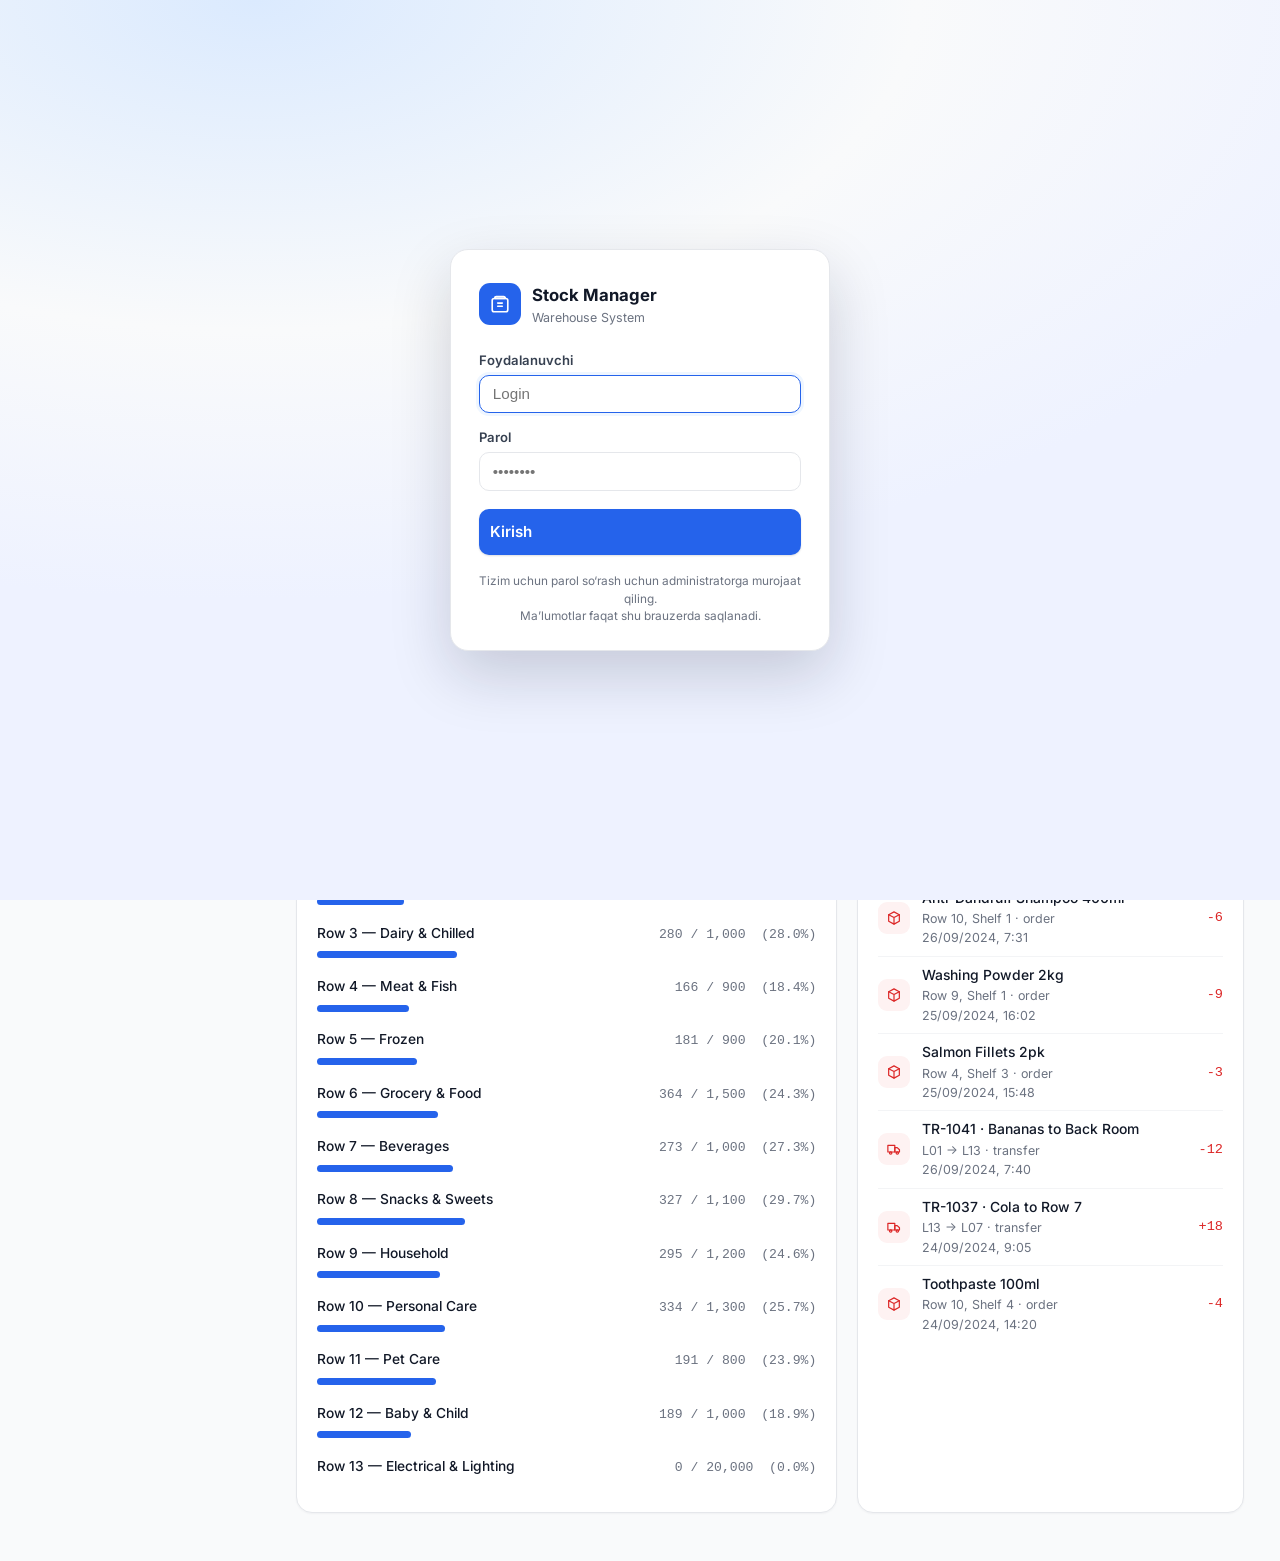
<file: index.html>
<!DOCTYPE html>
<html lang="en">
<head>
<meta charset="utf-8">
<meta name="viewport" content="width=device-width, initial-scale=1">
<title>Stock Manager</title>
<meta http-equiv="refresh" content="0; url=dashboard.html">
<link rel="icon" href="data:image/svg+xml,<svg xmlns='http://www.w3.org/2000/svg' viewBox='0 0 100 100'><rect width='100' height='100' rx='22' fill='%232563eb'/><text y='.86em' x='50' text-anchor='middle' font-size='58'>&#128230;</text></svg>">
</head>
<body>
<p>Opening <a href="dashboard.html">Stock Manager</a>&hellip;</p>
<script>location.replace('dashboard.html');</script>
</body>
</html>
</file>
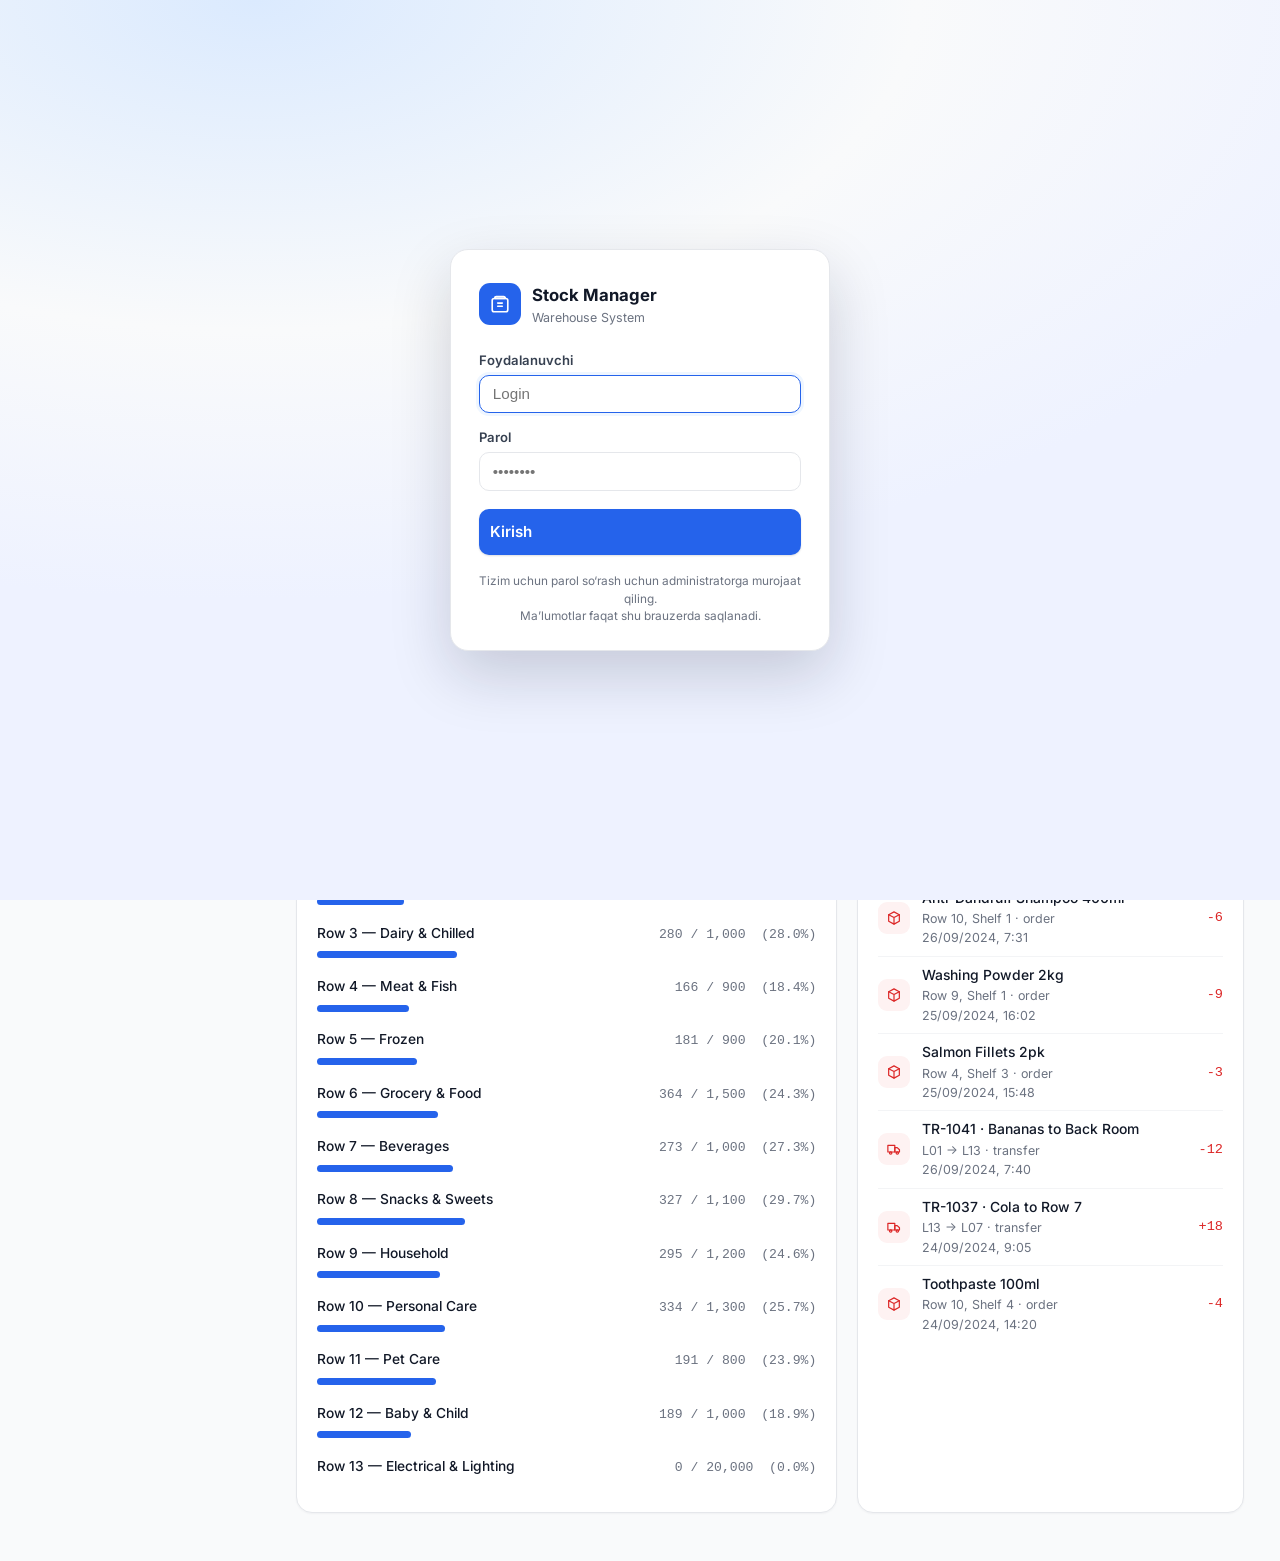
<file: dashboard.html>
<!DOCTYPE html>
<html lang="en">
<head>
<meta charset="utf-8">
<meta name="viewport" content="width=device-width, initial-scale=1">
<title>Dashboard &mdash; Stock Manager</title>
<link href="https://fonts.googleapis.com/css2?family=Inter:wght@400;500;600;700&display=swap" rel="stylesheet">
<link rel="stylesheet" href="assets/css/styles.css">
<link rel="icon" href="data:image/svg+xml,<svg xmlns='http://www.w3.org/2000/svg' viewBox='0 0 100 100'><rect width='100' height='100' rx='22' fill='%232563eb'/><text y='.86em' x='50' text-anchor='middle' font-size='58'>&#128230;</text></svg>">
</head>
<body>
<div class="shell">

  <aside class="sidebar">
    <a class="brand" href="dashboard.html">
      <span class="brand__mark">
        <svg viewBox="0 0 24 24" fill="none" stroke="currentColor" stroke-width="1.8" stroke-linecap="round" stroke-linejoin="round">
          <path d="M8 4h8a1.8 1.8 0 0 1 1.8 1.8V6H6.2v-.2A1.8 1.8 0 0 1 8 4z"/>
          <rect x="3.5" y="6" width="17" height="14.5" rx="2.2"/>
          <path d="M9.5 11h5M9.5 14.5h5"/>
        </svg>
      </span>
      <span>
        <span class="brand__name">Stock Manager</span>
        <span class="brand__sub">Warehouse System</span>
      </span>
    </a>

    <nav class="nav" aria-label="Main">
      <a href="dashboard.html" aria-current="page">
        <svg viewBox="0 0 24 24" fill="none" stroke="currentColor" stroke-width="1.8"><rect x="3" y="3" width="7" height="7" rx="1.5"/><rect x="14" y="3" width="7" height="7" rx="1.5"/><rect x="3" y="14" width="7" height="7" rx="1.5"/><rect x="14" y="14" width="7" height="7" rx="1.5"/></svg>
        Dashboard
      </a>
      <a href="locations.html">
        <svg viewBox="0 0 24 24" fill="none" stroke="currentColor" stroke-width="1.8" stroke-linecap="round" stroke-linejoin="round"><path d="M3 21V9l9-5 9 5v12"/><path d="M8 21v-7h8v7"/><path d="M3 21h18"/></svg>
        Warehouses
      </a>
      <a href="products.html">
        <svg viewBox="0 0 24 24" fill="none" stroke="currentColor" stroke-width="1.8" stroke-linecap="round" stroke-linejoin="round"><path d="M12 2.8l8 4.2v9.9l-8 4.3-8-4.3V7z"/><path d="M4 7.1l8 4.2 8-4.2M12 11.3V21"/></svg>
        Products
      </a>
      <a href="stock.html">
        <svg viewBox="0 0 24 24" fill="none" stroke="currentColor" stroke-width="1.8" stroke-linecap="round" stroke-linejoin="round"><path d="M12 3l9 5-9 5-9-5z"/><path d="M3 13l9 5 9-5M3 17.5l9 5 9-5"/></svg>
        Stock Management
      </a>
      <a href="transfers.html">
        <svg viewBox="0 0 24 24" fill="none" stroke="currentColor" stroke-width="1.8" stroke-linecap="round" stroke-linejoin="round"><path d="M4 8h13l-3-3M20 16H7l3 3"/></svg>
        Transfers
      </a>
      <a href="reports.html">
        <svg viewBox="0 0 24 24" fill="none" stroke="currentColor" stroke-width="1.8" stroke-linecap="round" stroke-linejoin="round"><path d="M4 20V10M10 20V4M16 20v-7M22 20H2"/></svg>
        Reports
      </a>

      <a href="expiry.html">
        <svg viewBox="0 0 24 24" fill="none" stroke="currentColor" stroke-width="1.8" stroke-linecap="round" stroke-linejoin="round"><circle cx="12" cy="13" r="8"/><path d="M12 9v4l2.5 2.5M9 2h6"/></svg>
        Expiry &amp; Dead Stock
      </a>
      <a href="lowstock.html">
        <svg viewBox="0 0 24 24" fill="none" stroke="currentColor" stroke-width="1.8" stroke-linecap="round" stroke-linejoin="round"><path d="M12 3.5l9 16.5H3z"/><path d="M12 9.5v4.5M12 17v.2"/></svg>
        Low Stock
      </a>
      <a href="inventory.html">
        <svg viewBox="0 0 24 24" fill="none" stroke="currentColor" stroke-width="1.8" stroke-linecap="round" stroke-linejoin="round"><path d="M9 4h6v3H9z"/><path d="M9 5.5H6.5A1.5 1.5 0 0 0 5 7v12a1.5 1.5 0 0 0 1.5 1.5h11A1.5 1.5 0 0 0 19 19V7a1.5 1.5 0 0 0-1.5-1.5H15"/><path d="M9.5 13.5l2 2 4-4.5"/></svg>
        Inventarizatsiya
      </a>

      <a href="users.html" data-boss-only>
        <svg viewBox="0 0 24 24" fill="none" stroke="currentColor" stroke-width="1.8" stroke-linecap="round" stroke-linejoin="round"><circle cx="9" cy="8" r="3.5"/><path d="M2.5 20a6.5 6.5 0 0 1 13 0"/><path d="M16 5a3.5 3.5 0 0 1 0 7M21.5 20a6.5 6.5 0 0 0-4.5-6.2"/></svg>
        Foydalanuvchilar
      </a>
    </nav>

    <div class="side-foot">
      
      Internal system &middot; staff only<br>
      <span data-today>&nbsp;</span>
    
      <button type="button" class="linkbtn" data-action="reset-demo">Reset demo data</button>
      <button type="button" class="linkbtn" data-auth-logout>Chiqish</button>
    </div>
  </aside>

  <div class="main">
    <div class="content" data-dash>

      <div class="page-head">
        <div>
          <h1>Dashboard</h1>
          <p>Overview of warehouse stock management</p>
        </div>
        <div class="page-head__actions">
          <a class="btn btn--ghost" href="stock.html">Browse stock</a>
        </div>
      </div>

      <div class="grid grid--4" data-kpis></div>

      <div class="card">
        <div class="card__head">
          <h2>Low Stock Alerts</h2>
          <span class="right">
            <a href="stock.html" style="font-size:.86rem;font-weight:600">View All &rarr;</a>
          </span>
        </div>
        <div class="card__body" style="display:grid;gap:.6rem" data-alerts></div>
      </div>

      <div class="grid grid--7-5">
        <div class="card">
          <div class="card__head"><h2>Warehouse Utilization</h2></div>
          <div class="card__body" data-util></div>
        </div>
        <div class="card">
          <div class="card__head"><h2>Recent Activity</h2></div>
          <div class="card__body" data-activity style="padding-top:.4rem;padding-bottom:.4rem"></div>
        </div>
      </div>

    </div>
  </div>
</div>

<script src="assets/js/data.js"></script>
<script src="assets/js/store.js"></script>
<script src="assets/js/ui.js"></script>
<script src="assets/js/auth.js"></script>
<script src="assets/js/app.js"></script>
</body>
</html>
</file>
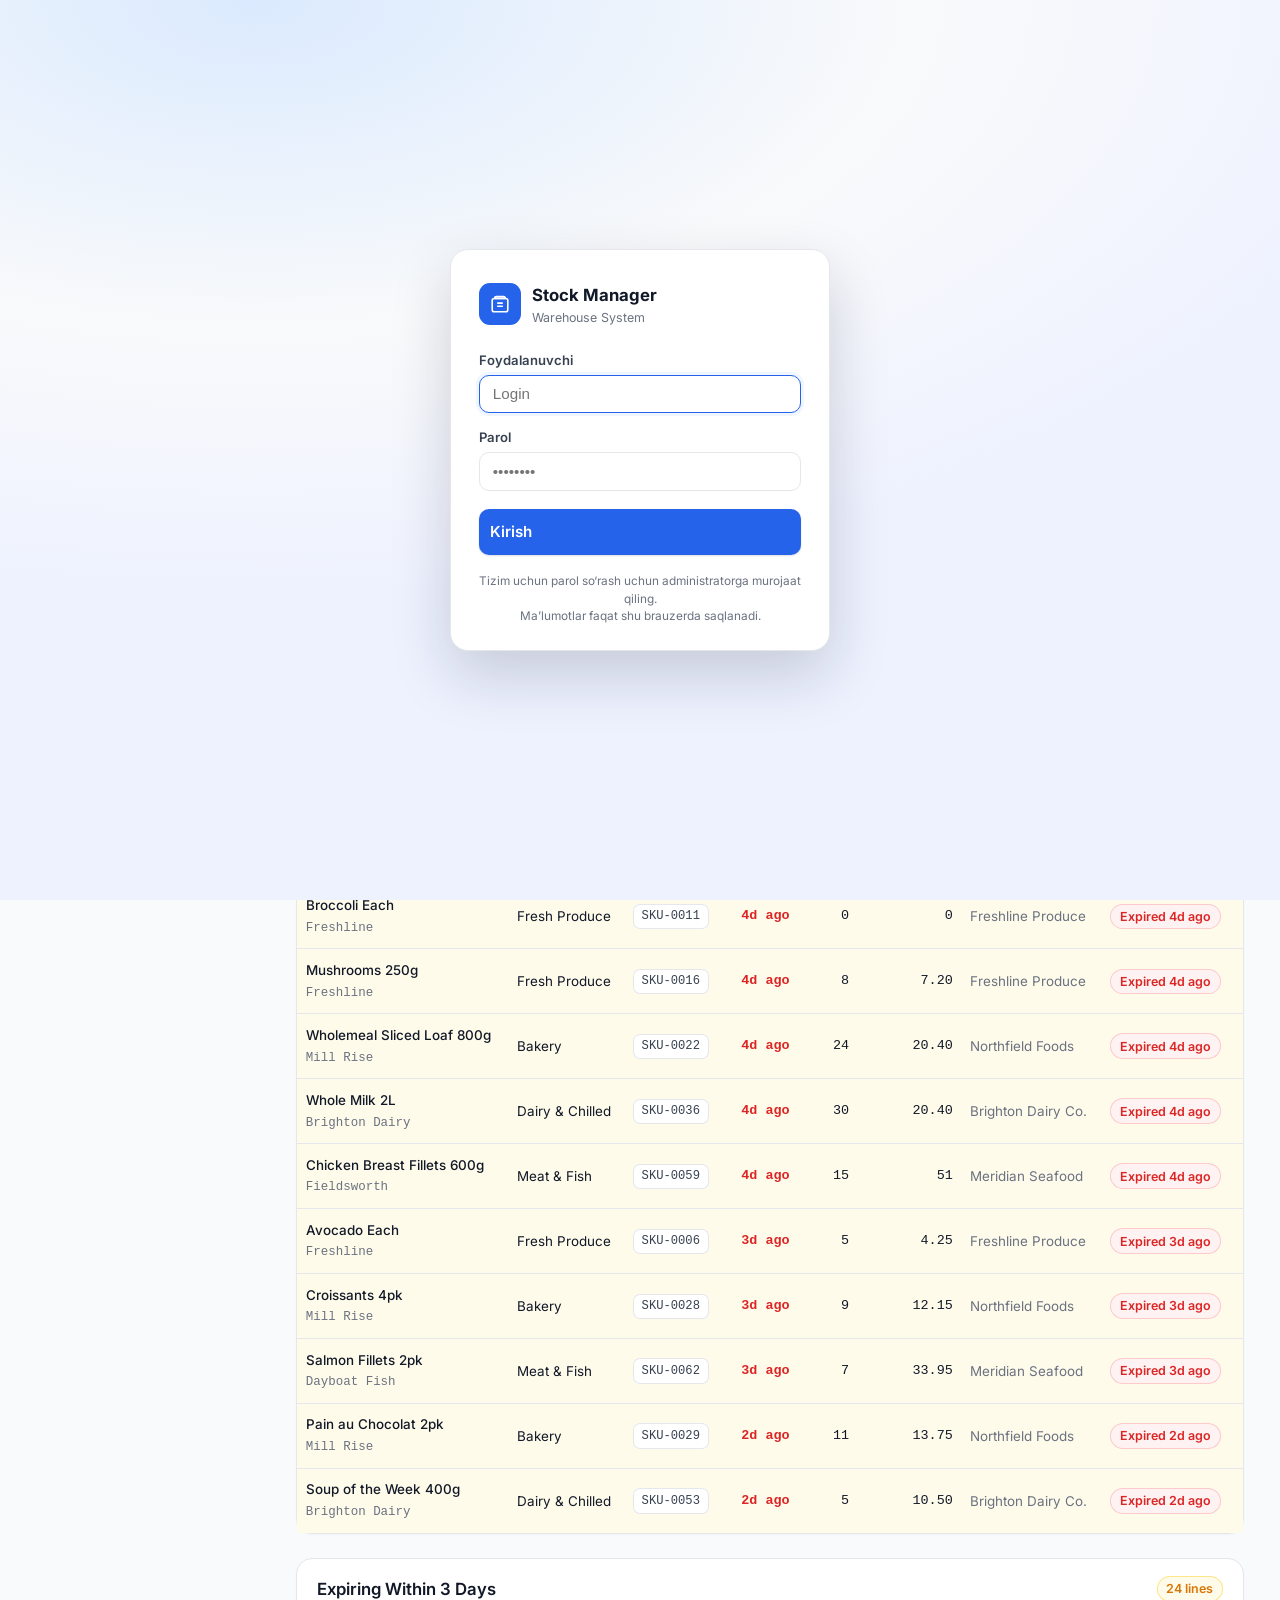
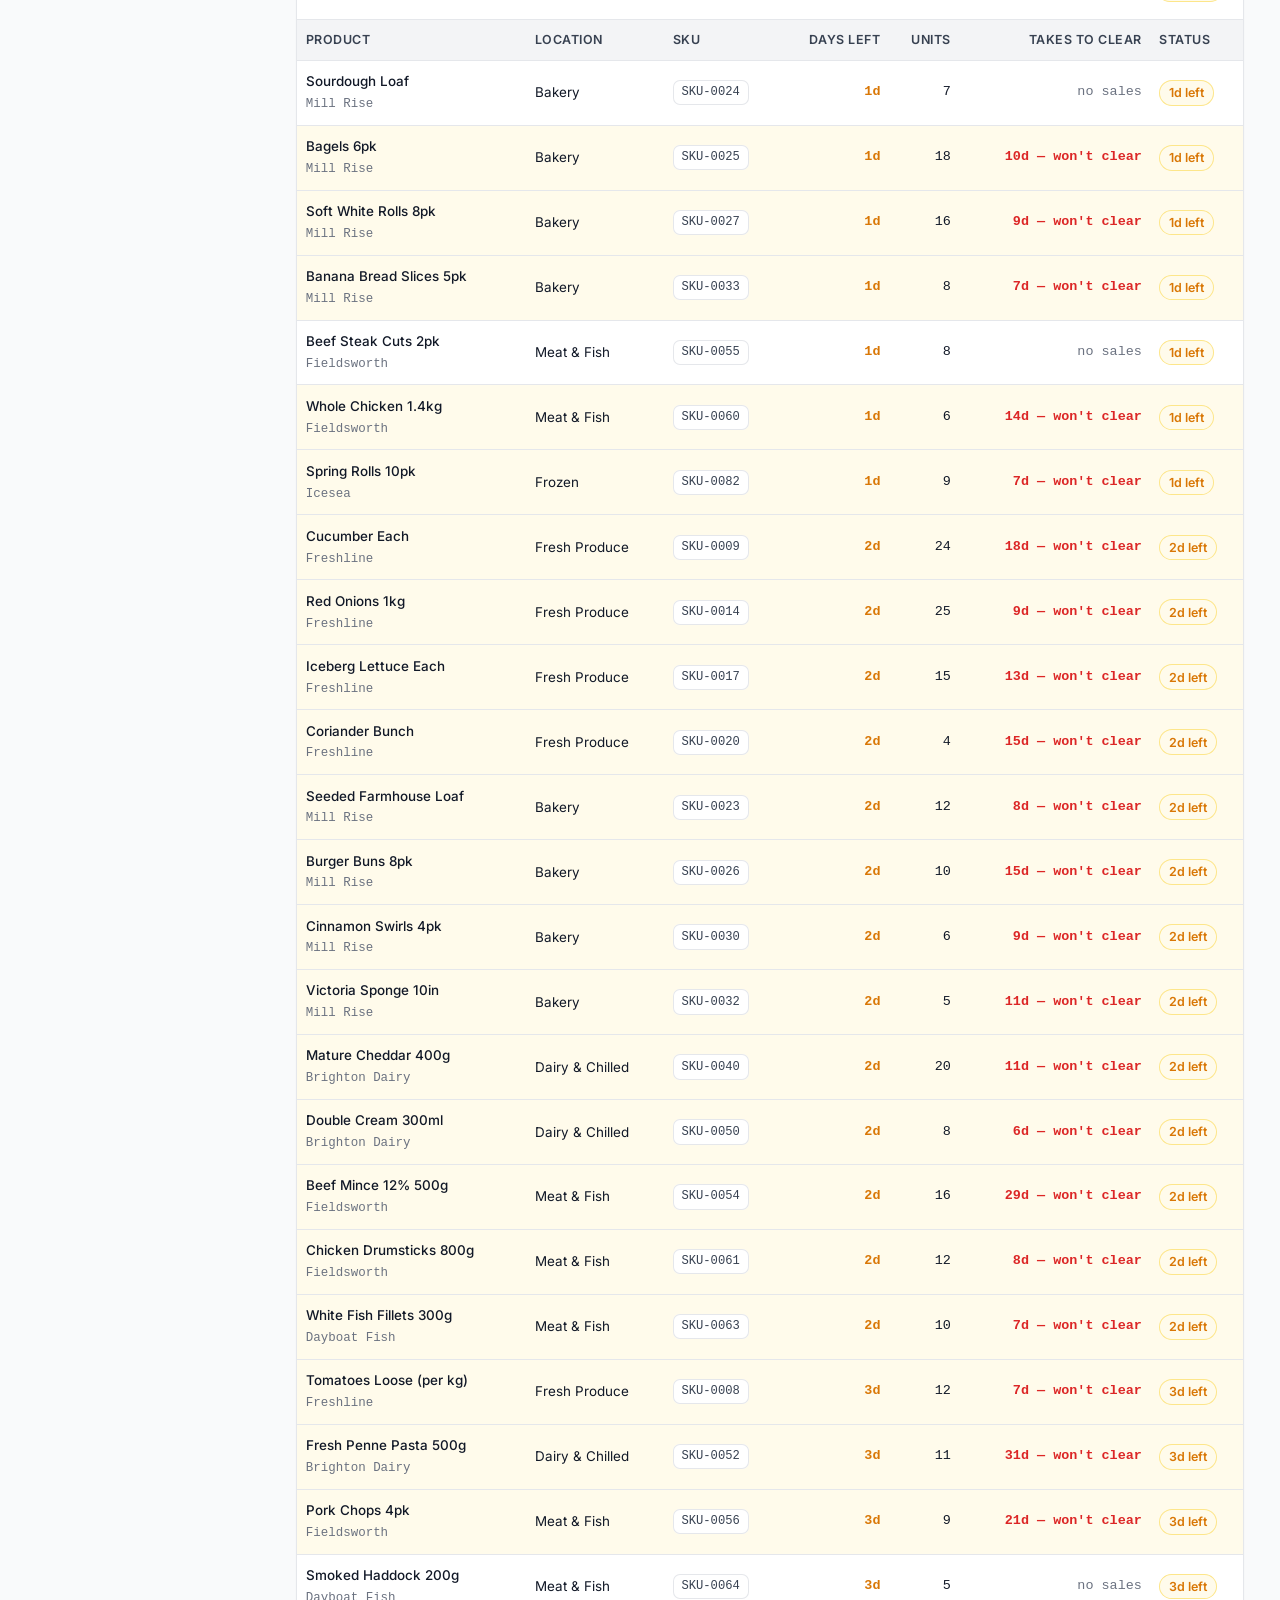
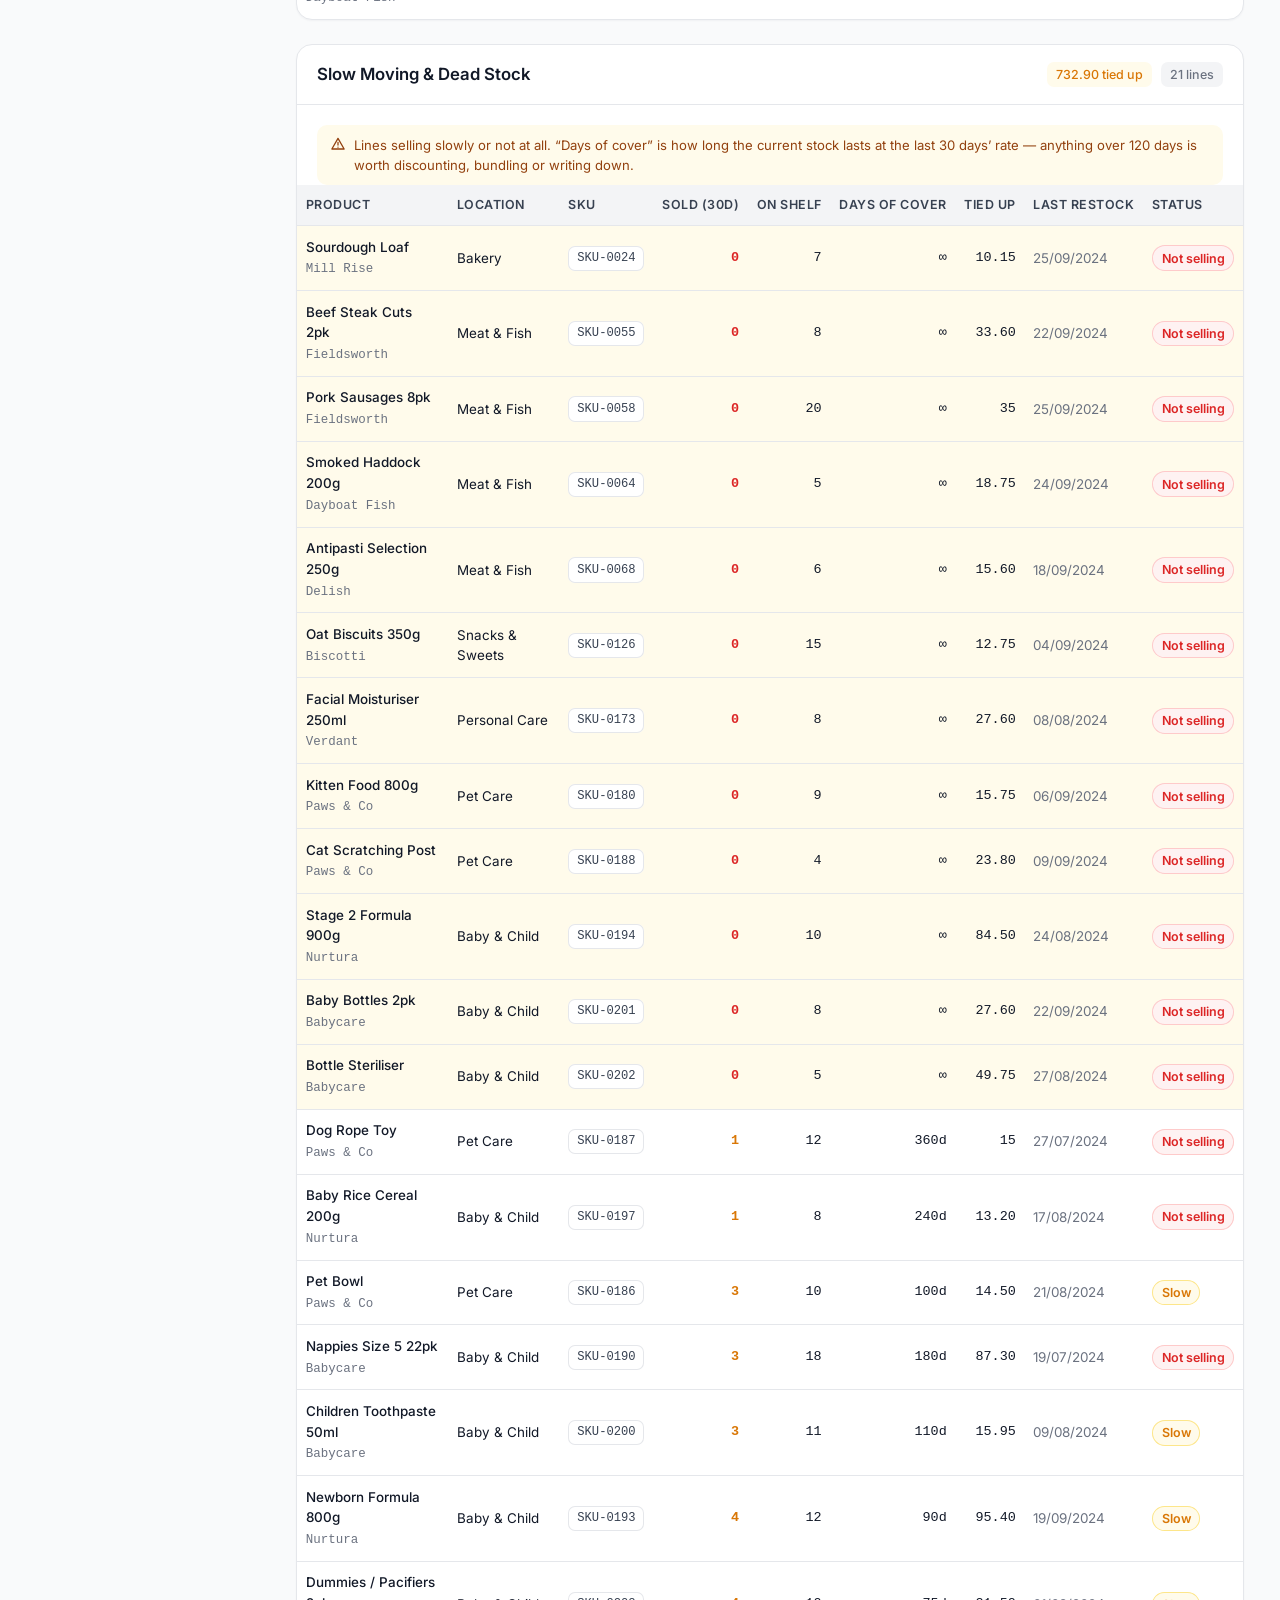
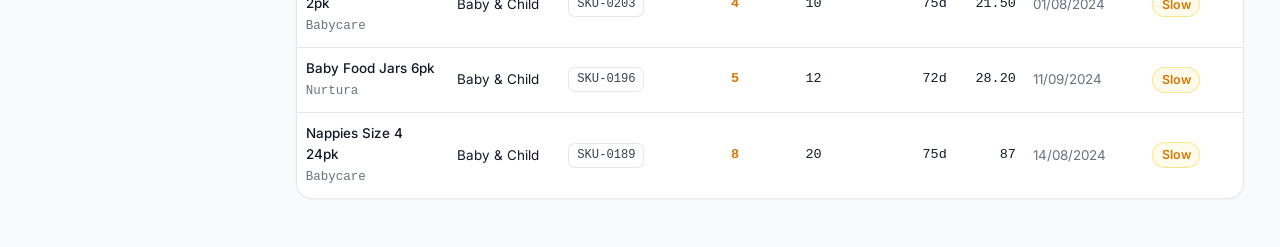
<file: expiry.html>
<!DOCTYPE html>
<html lang="en">
<head>
<meta charset="utf-8">
<meta name="viewport" content="width=device-width, initial-scale=1">
<title>Expiry &amp; Dead Stock &mdash; Stock Manager</title>
<link href="https://fonts.googleapis.com/css2?family=Inter:wght@400;500;600;700&display=swap" rel="stylesheet">
<link rel="stylesheet" href="assets/css/styles.css">
<link rel="icon" href="data:image/svg+xml,<svg xmlns='http://www.w3.org/2000/svg' viewBox='0 0 100 100'><rect width='100' height='100' rx='22' fill='%232563eb'/><text y='.86em' x='50' text-anchor='middle' font-size='58'>&#128230;</text></svg>">
</head>
<body>
<div class="shell">

  <aside class="sidebar">
    <a class="brand" href="dashboard.html">
      <span class="brand__mark">
        <svg viewBox="0 0 24 24" fill="none" stroke="currentColor" stroke-width="1.8" stroke-linecap="round" stroke-linejoin="round">
          <path d="M8 4h8a1.8 1.8 0 0 1 1.8 1.8V6H6.2v-.2A1.8 1.8 0 0 1 8 4z"/>
          <rect x="3.5" y="6" width="17" height="14.5" rx="2.2"/>
          <path d="M9.5 11h5M9.5 14.5h5"/>
        </svg>
      </span>
      <span>
        <span class="brand__name">Stock Manager</span>
        <span class="brand__sub">Warehouse System</span>
      </span>
    </a>

    <nav class="nav" aria-label="Main">
      <a href="dashboard.html">
        <svg viewBox="0 0 24 24" fill="none" stroke="currentColor" stroke-width="1.8"><rect x="3" y="3" width="7" height="7" rx="1.5"/><rect x="14" y="3" width="7" height="7" rx="1.5"/><rect x="3" y="14" width="7" height="7" rx="1.5"/><rect x="14" y="14" width="7" height="7" rx="1.5"/></svg>
        Dashboard
      </a>
      <a href="locations.html">
        <svg viewBox="0 0 24 24" fill="none" stroke="currentColor" stroke-width="1.8" stroke-linecap="round" stroke-linejoin="round"><path d="M3 21V9l9-5 9 5v12"/><path d="M8 21v-7h8v7"/><path d="M3 21h18"/></svg>
        Warehouses
      </a>
      <a href="products.html">
        <svg viewBox="0 0 24 24" fill="none" stroke="currentColor" stroke-width="1.8" stroke-linecap="round" stroke-linejoin="round"><path d="M12 2.8l8 4.2v9.9l-8 4.3-8-4.3V7z"/><path d="M4 7.1l8 4.2 8-4.2M12 11.3V21"/></svg>
        Products
      </a>
      <a href="stock.html">
        <svg viewBox="0 0 24 24" fill="none" stroke="currentColor" stroke-width="1.8" stroke-linecap="round" stroke-linejoin="round"><path d="M12 3l9 5-9 5-9-5z"/><path d="M3 13l9 5 9-5M3 17.5l9 5 9-5"/></svg>
        Stock Management
      </a>
      <a href="transfers.html">
        <svg viewBox="0 0 24 24" fill="none" stroke="currentColor" stroke-width="1.8" stroke-linecap="round" stroke-linejoin="round"><path d="M4 8h13l-3-3M20 16H7l3 3"/></svg>
        Transfers
      </a>
      <a href="reports.html">
        <svg viewBox="0 0 24 24" fill="none" stroke="currentColor" stroke-width="1.8" stroke-linecap="round" stroke-linejoin="round"><path d="M4 20V10M10 20V4M16 20v-7M22 20H2"/></svg>
        Reports
      </a>
      <a href="expiry.html" aria-current="page">
        <svg viewBox="0 0 24 24" fill="none" stroke="currentColor" stroke-width="1.8" stroke-linecap="round" stroke-linejoin="round"><circle cx="12" cy="13" r="8"/><path d="M12 9v4l2.5 2.5M9 2h6"/></svg>
        Expiry &amp; Dead Stock
      </a>
      <a href="lowstock.html">
        <svg viewBox="0 0 24 24" fill="none" stroke="currentColor" stroke-width="1.8" stroke-linecap="round" stroke-linejoin="round"><path d="M12 3.5l9 16.5H3z"/><path d="M12 9.5v4.5M12 17v.2"/></svg>
        Low Stock
      </a>
      <a href="inventory.html">
        <svg viewBox="0 0 24 24" fill="none" stroke="currentColor" stroke-width="1.8" stroke-linecap="round" stroke-linejoin="round"><path d="M9 4h6v3H9z"/><path d="M9 5.5H6.5A1.5 1.5 0 0 0 5 7v12a1.5 1.5 0 0 0 1.5 1.5h11A1.5 1.5 0 0 0 19 19V7a1.5 1.5 0 0 0-1.5-1.5H15"/><path d="M9.5 13.5l2 2 4-4.5"/></svg>
        Inventarizatsiya
      </a>

      <a href="users.html" data-boss-only>
        <svg viewBox="0 0 24 24" fill="none" stroke="currentColor" stroke-width="1.8" stroke-linecap="round" stroke-linejoin="round"><circle cx="9" cy="8" r="3.5"/><path d="M2.5 20a6.5 6.5 0 0 1 13 0"/><path d="M16 5a3.5 3.5 0 0 1 0 7M21.5 20a6.5 6.5 0 0 0-4.5-6.2"/></svg>
        Foydalanuvchilar
      </a>
    </nav>

    <div class="side-foot">
      
      Expired stock comes off the shelf.<br>Dead stock needs discounting.
    
      <button type="button" class="linkbtn" data-action="reset-demo">Reset demo data</button>
      <button type="button" class="linkbtn" data-auth-logout>Chiqish</button>
    </div>
  </aside>

  <div class="main">
    <div class="content" data-expiry>

      <div class="page-head">
        <div>
          <h1>Expiry &amp; Dead Stock</h1>
          <p>What has gone off, and what is just sitting there</p>
        </div>
        <div class="page-head__actions">
          <button class="btn" type="button" data-action="export-waste">
            <svg viewBox="0 0 24 24" fill="none" stroke="currentColor" stroke-width="1.9" stroke-linecap="round" stroke-linejoin="round"><path d="M12 3.5v11M7.5 10.5l4.5 4.5 4.5-4.5"/><path d="M4 19.5h16"/></svg>
            Export waste list
          </button>
        </div>
      </div>

      <div class="grid grid--4" data-kpis></div>

      <div data-expired></div>
      <div data-expiring></div>
      <div data-dead></div>

    </div>
  </div>
</div>

<script src="assets/js/data.js"></script>
<script src="assets/js/store.js"></script>
<script src="assets/js/ui.js"></script>
<script src="assets/js/auth.js"></script>
<script src="assets/js/app.js"></script>
</body>
</html>
</file>
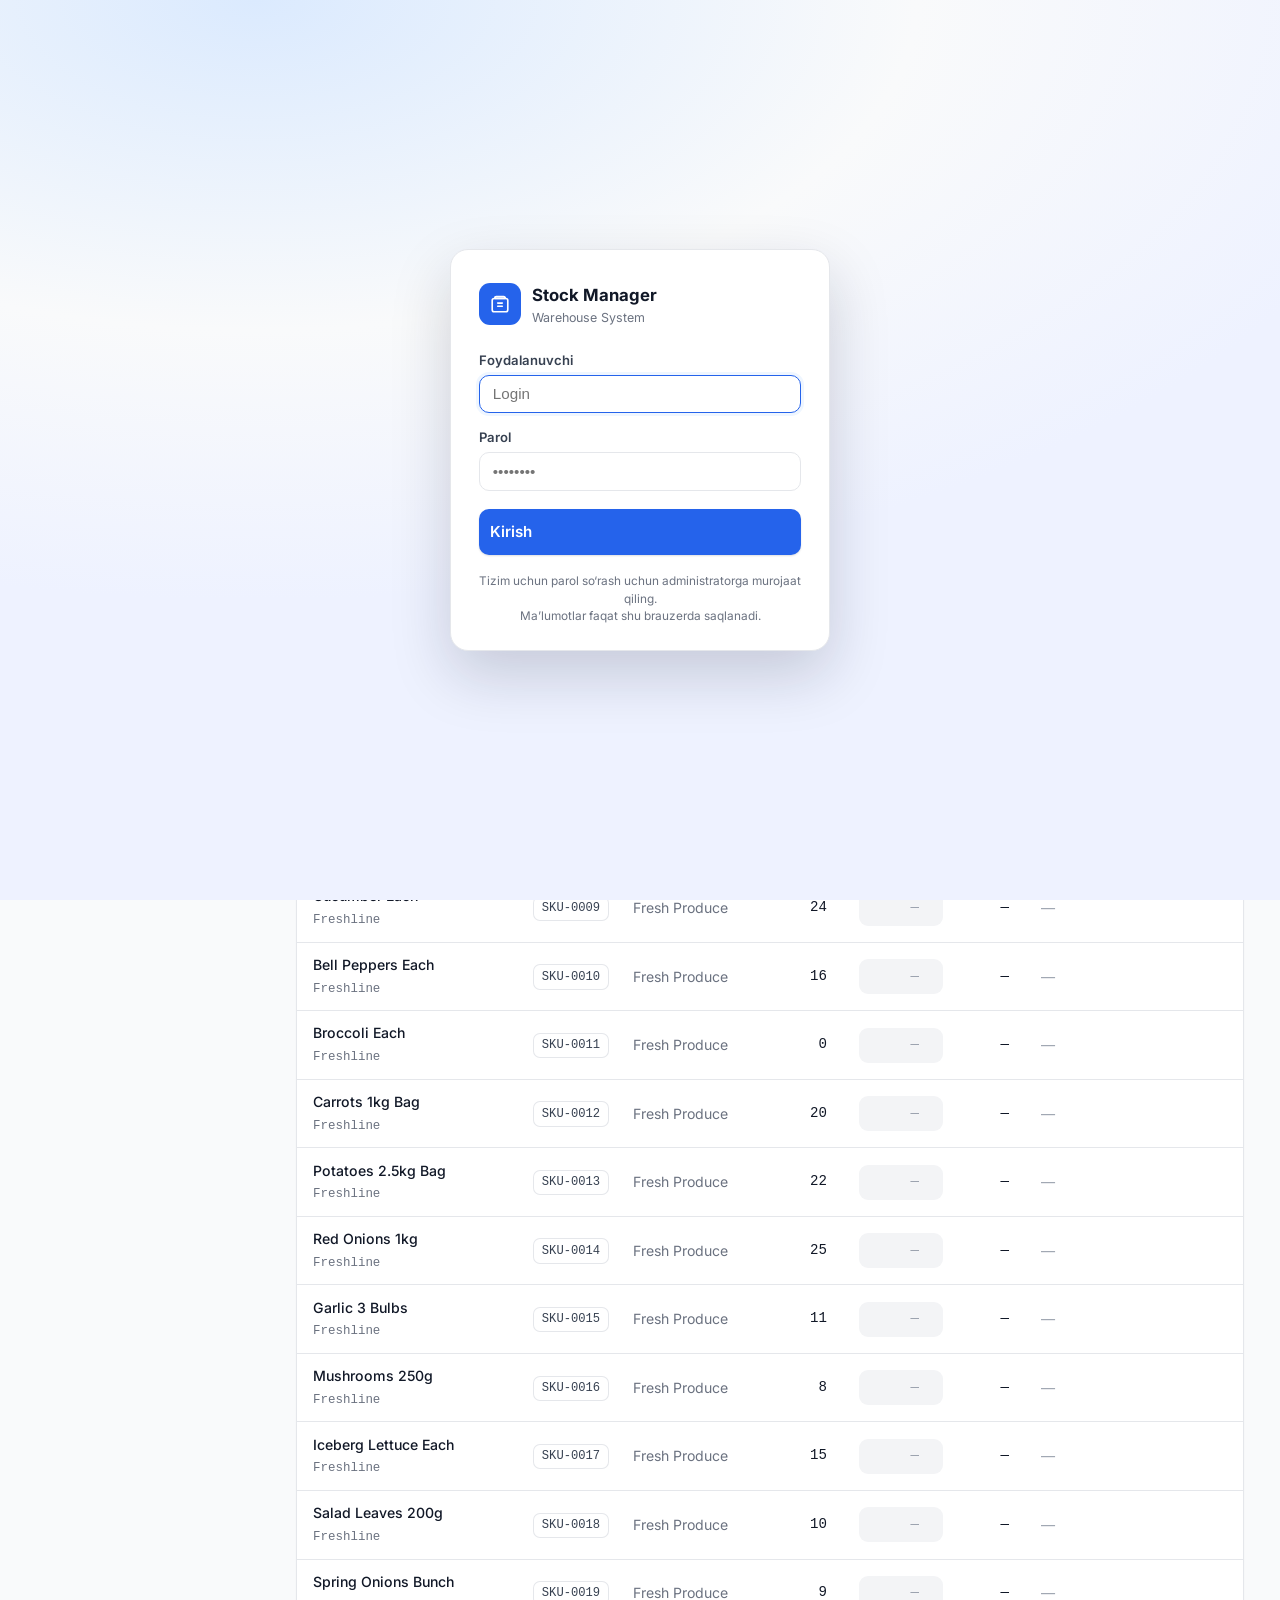
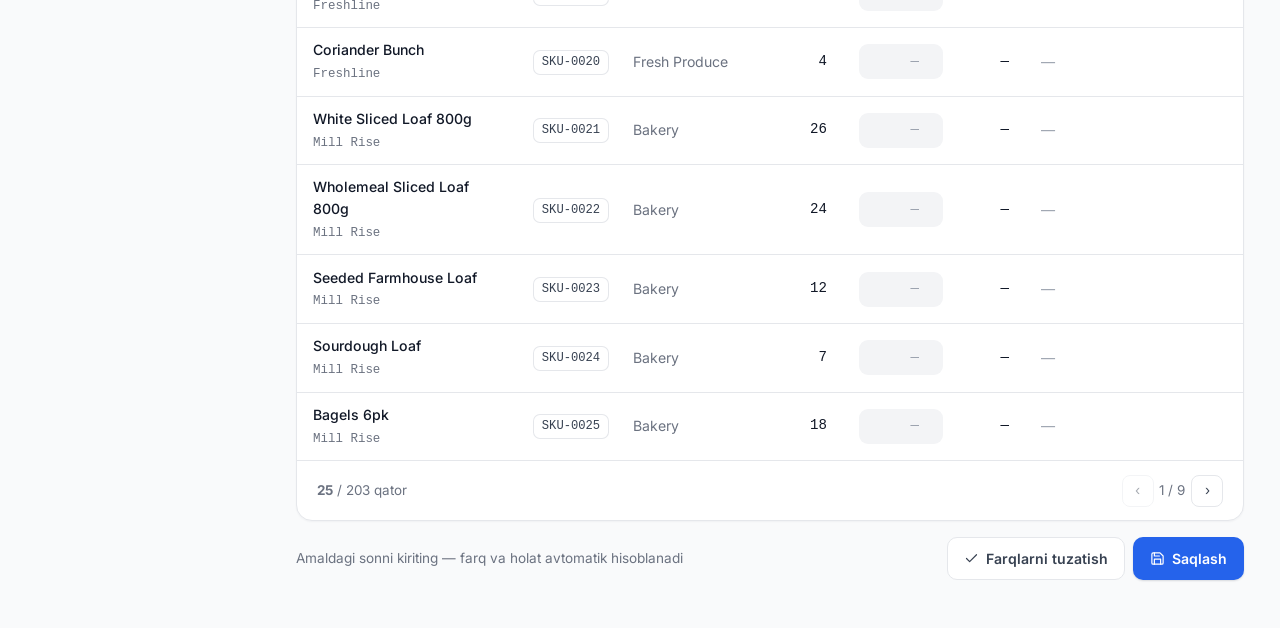
<file: inventory.html>
<!DOCTYPE html>
<html lang="uz">
<head>
<meta charset="utf-8">
<meta name="viewport" content="width=device-width, initial-scale=1">
<title>Inventarizatsiya &mdash; Stock Manager</title>
<link href="https://fonts.googleapis.com/css2?family=Inter:wght@400;500;600;700&display=swap" rel="stylesheet">
<link rel="stylesheet" href="assets/css/styles.css">
<link rel="icon" href="data:image/svg+xml,<svg xmlns='http://www.w3.org/2000/svg' viewBox='0 0 100 100'><rect width='100' height='100' rx='22' fill='%232563eb'/><text y='.86em' x='50' text-anchor='middle' font-size='58'>&#128230;</text></svg>">
</head>
<body>
<div class="shell">

  <aside class="sidebar">
    <a class="brand" href="dashboard.html">
      <span class="brand__mark">
        <svg viewBox="0 0 24 24" fill="none" stroke="currentColor" stroke-width="1.8" stroke-linecap="round" stroke-linejoin="round">
          <path d="M8 4h8a1.8 1.8 0 0 1 1.8 1.8V6H6.2v-.2A1.8 1.8 0 0 1 8 4z"/>
          <rect x="3.5" y="6" width="17" height="14.5" rx="2.2"/>
          <path d="M9.5 11h5M9.5 14.5h5"/>
        </svg>
      </span>
      <span>
        <span class="brand__name">Stock Manager</span>
        <span class="brand__sub">Warehouse System</span>
      </span>
    </a>

    <nav class="nav" aria-label="Main">
      <a href="dashboard.html">
        <svg viewBox="0 0 24 24" fill="none" stroke="currentColor" stroke-width="1.8"><rect x="3" y="3" width="7" height="7" rx="1.5"/><rect x="14" y="3" width="7" height="7" rx="1.5"/><rect x="3" y="14" width="7" height="7" rx="1.5"/><rect x="14" y="14" width="7" height="7" rx="1.5"/></svg>
        Dashboard
      </a>
      <a href="locations.html">
        <svg viewBox="0 0 24 24" fill="none" stroke="currentColor" stroke-width="1.8" stroke-linecap="round" stroke-linejoin="round"><path d="M3 21V9l9-5 9 5v12"/><path d="M8 21v-7h8v7"/><path d="M3 21h18"/></svg>
        Warehouses
      </a>
      <a href="products.html">
        <svg viewBox="0 0 24 24" fill="none" stroke="currentColor" stroke-width="1.8" stroke-linecap="round" stroke-linejoin="round"><path d="M12 2.8l8 4.2v9.9l-8 4.3-8-4.3V7z"/><path d="M4 7.1l8 4.2 8-4.2M12 11.3V21"/></svg>
        Products
      </a>
      <a href="stock.html">
        <svg viewBox="0 0 24 24" fill="none" stroke="currentColor" stroke-width="1.8" stroke-linecap="round" stroke-linejoin="round"><path d="M12 3l9 5-9 5-9-5z"/><path d="M3 13l9 5 9-5M3 17.5l9 5 9-5"/></svg>
        Stock Management
      </a>
      <a href="transfers.html">
        <svg viewBox="0 0 24 24" fill="none" stroke="currentColor" stroke-width="1.8" stroke-linecap="round" stroke-linejoin="round"><path d="M4 8h13l-3-3M20 16H7l3 3"/></svg>
        Transfers
      </a>
      <a href="reports.html">
        <svg viewBox="0 0 24 24" fill="none" stroke="currentColor" stroke-width="1.8" stroke-linecap="round" stroke-linejoin="round"><path d="M4 20V10M10 20V4M16 20v-7M22 20H2"/></svg>
        Reports
      </a>
      <a href="expiry.html">
        <svg viewBox="0 0 24 24" fill="none" stroke="currentColor" stroke-width="1.8" stroke-linecap="round" stroke-linejoin="round"><circle cx="12" cy="13" r="8"/><path d="M12 9v4l2.5 2.5M9 2h6"/></svg>
        Expiry &amp; Dead Stock
      </a>
      <a href="lowstock.html">
        <svg viewBox="0 0 24 24" fill="none" stroke="currentColor" stroke-width="1.8" stroke-linecap="round" stroke-linejoin="round"><path d="M12 3.5l9 16.5H3z"/><path d="M12 9.5v4.5M12 17v.2"/></svg>
        Low Stock
      </a>
      <a href="inventory.html" aria-current="page">
        <svg viewBox="0 0 24 24" fill="none" stroke="currentColor" stroke-width="1.8" stroke-linecap="round" stroke-linejoin="round"><path d="M9 4h6v3H9z"/><path d="M9 5.5H6.5A1.5 1.5 0 0 0 5 7v12a1.5 1.5 0 0 0 1.5 1.5h11A1.5 1.5 0 0 0 19 19V7a1.5 1.5 0 0 0-1.5-1.5H15"/><path d="M9.5 13.5l2 2 4-4.5"/></svg>
        Inventarizatsiya
      </a>

      <a href="users.html" data-boss-only>
        <svg viewBox="0 0 24 24" fill="none" stroke="currentColor" stroke-width="1.8" stroke-linecap="round" stroke-linejoin="round"><circle cx="9" cy="8" r="3.5"/><path d="M2.5 20a6.5 6.5 0 0 1 13 0"/><path d="M16 5a3.5 3.5 0 0 1 0 7M21.5 20a6.5 6.5 0 0 0-4.5-6.2"/></svg>
        Foydalanuvchilar
      </a>
    </nav>

    <div class="side-foot">


      <button type="button" class="linkbtn" data-action="reset-demo">Reset demo data</button>
      <button type="button" class="linkbtn" data-auth-logout>Chiqish</button>
    </div>
  </aside>

  <div class="main">
    <div class="content" data-inventory>

      <div class="page-head">
        <div>
          <h1>Inventarizatsiya</h1>
          <p>Tizimdagi son bilan amaldagi sonni solishtirish — farq avtomatik hisoblanadi</p>
        </div>
        <div class="page-head__actions">
          <div class="tabs" role="tablist" aria-label="Inventarizatsiya bo‘limlari">
            <button type="button" role="tab" data-inv-tab="count" aria-selected="true">Yangi sanov</button>
            <button type="button" role="tab" data-inv-tab="history" aria-selected="false">Tarix</button>
          </div>
        </div>
      </div>

      <div data-inv-count>
        <div class="grid grid--4" data-inv-kpis></div>

        <div class="toolbar">
          <div class="search grow" style="max-width:380px">
            <svg viewBox="0 0 24 24" fill="none" stroke="currentColor" stroke-width="2" stroke-linecap="round"><circle cx="11" cy="11" r="7"/><path d="M20 20l-3.6-3.6"/></svg>
            <label class="sr" for="invq">Qidirish</label>
            <input class="input" id="invq" type="search" data-search
                   placeholder="Mahsulot, brand yoki SKU...">
          </div>
          <select class="select select--auto" data-loc aria-label="Joylashuv bo‘yicha"></select>
          <div class="chipwrap">
            <button class="chip" type="button" data-flag="all" aria-pressed="true">Barchasi</button>
            <button class="chip" type="button" data-flag="counted" aria-pressed="false">Sanalgan</button>
            <button class="chip" type="button" data-flag="diff" aria-pressed="false">Farq bor</button>
          </div>
        </div>

        <div data-inv-table></div>

        <div class="inv-foot">
          <span class="inv-foot__hint" data-inv-hint></span>
          <span class="inv-foot__btns">
            <button class="btn btn--ghost" type="button" data-inv-apply-all disabled>
              <svg viewBox="0 0 24 24" fill="none" stroke="currentColor" stroke-width="1.9" stroke-linecap="round" stroke-linejoin="round"><path d="M20 6L9 17l-5-5"/></svg>
              Farqlarni tuzatish
            </button>
            <button class="btn btn--blue" type="button" data-inv-save disabled>
              <svg viewBox="0 0 24 24" fill="none" stroke="currentColor" stroke-width="1.9" stroke-linecap="round" stroke-linejoin="round"><path d="M19 21H5a2 2 0 0 1-2-2V5a2 2 0 0 1 2-2h11l5 5v11a2 2 0 0 1-2 2z"/><path d="M17 21v-8H7v8M7 3v5h8"/></svg>
              Saqlash
            </button>
          </span>
        </div>
      </div>

      <div data-inv-history hidden></div>

    </div>
  </div>
</div>

<script src="assets/js/data.js"></script>
<script src="assets/js/store.js"></script>
<script src="assets/js/ui.js"></script>
<script src="assets/js/auth.js"></script>
<script src="assets/js/app.js"></script>
</body>
</html>
</file>
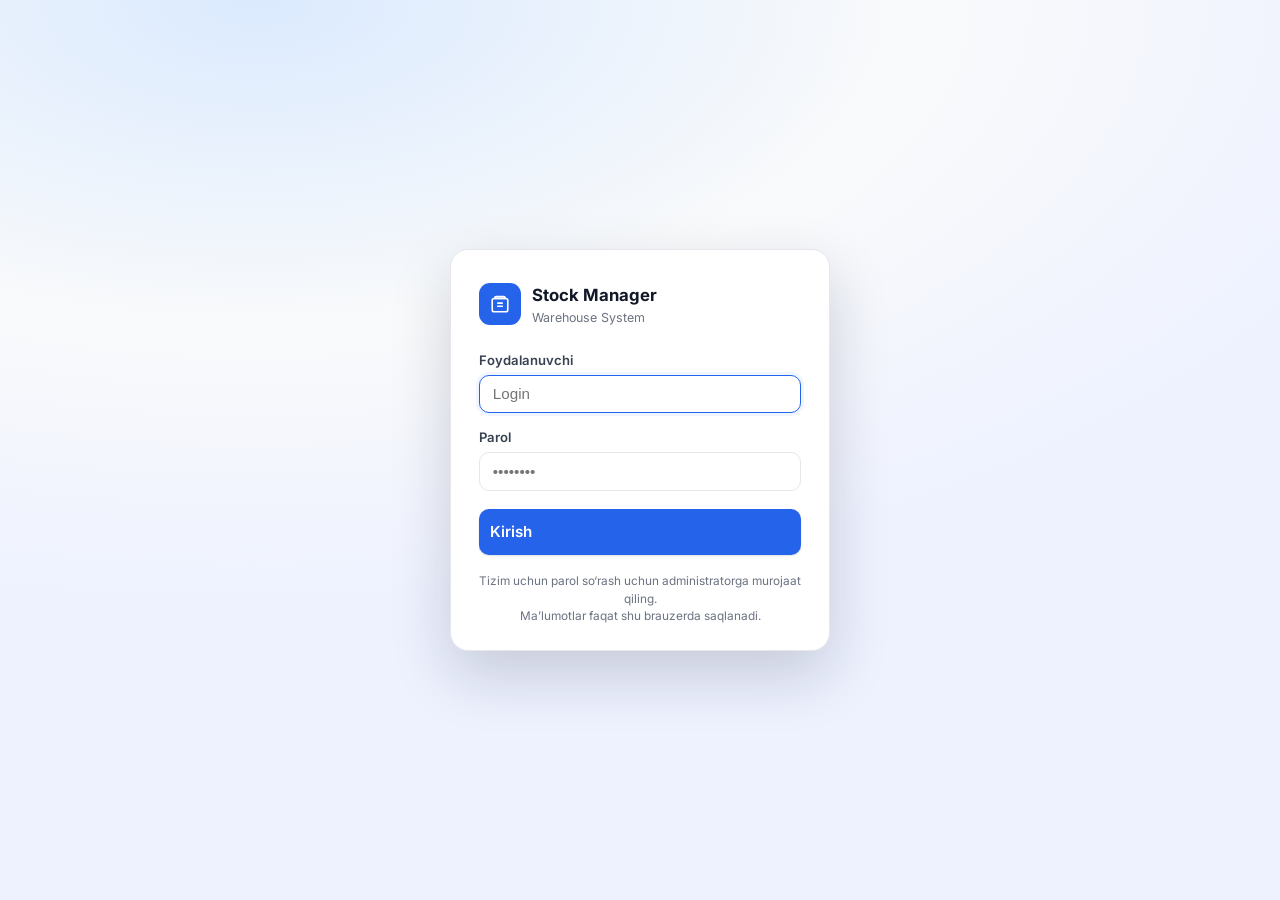
<file: kassa.html>
<!DOCTYPE html>
<html lang="uz">
<head>
<meta charset="utf-8">
<meta name="viewport" content="width=device-width, initial-scale=1">
<title>Kassa &mdash; Stock Manager</title>
<link href="https://fonts.googleapis.com/css2?family=Inter:wght@400;500;600;700&display=swap" rel="stylesheet">
<link rel="stylesheet" href="assets/css/styles.css">
<link rel="icon" href="data:image/svg+xml,<svg xmlns='http://www.w3.org/2000/svg' viewBox='0 0 100 100'><rect width='100' height='100' rx='22' fill='%232563eb'/><text y='.86em' x='50' text-anchor='middle' font-size='58'>&#128230;</text></svg>">
</head>
<body>
<div class="kas-shell">

  <header class="kas-head">
    <a class="kas-brand" href="dashboard.html">
      <span class="brand__mark">
        <svg viewBox="0 0 24 24" fill="none" stroke="currentColor" stroke-width="1.8" stroke-linecap="round" stroke-linejoin="round">
          <path d="M8 4h8a1.8 1.8 0 0 1 1.8 1.8V6H6.2v-.2A1.8 1.8 0 0 1 8 4z"/>
          <rect x="3.5" y="6" width="17" height="14.5" rx="2.2"/>
          <path d="M9.5 11h5M9.5 14.5h5"/>
        </svg>
      </span>
      <span>
        <span class="brand__name">Kassa</span>
        <span class="brand__sub">Sotish</span>
      </span>
    </a>
    <span class="kas-head__meta">
      <span class="kas-user" data-kass-user>—</span>
      <span class="kas-clock" data-kass-clock></span>
      <button class="btn btn--ghost" type="button" data-kas-logout>Chiqish</button>
    </span>
  </header>

  <div class="kas-main">
    <section class="kas-left">
      <div class="kas-scan">
        <label class="kas-scan__label" for="kascan">Shtrix kod / nom / SKU</label>        <div class="kas-scan__row">
          <input class="input kas-scan__input" id="kascan" type="text" data-kas-scan
                 autocomplete="off" placeholder="Skanerlang yoki yozing…">
          <button class="btn btn--blue" type="button" data-kas-find>Topish</button>
        </div>
        <p class="kas-scan__hint">Enter — kod to‘liq mos kelsa, mahsulot darhol savatga tushadi</p>
      </div>
      <div data-kas-result></div>
    </section>

    <aside class="kas-right">
      <h2>Savat</h2>
      <div data-kassa-cart></div>
      <div class="kas-total">JAMI&nbsp;&nbsp;<b data-kass-total>0</b></div>
      <button class="btn btn--blue kas-sell" type="button" data-kass-sell disabled>
        <svg viewBox="0 0 24 24" fill="none" stroke="currentColor" stroke-width="2" stroke-linecap="round" stroke-linejoin="round"><path d="M6 7h12l1 13H5L6 7z"/><path d="M9 7a3 3 0 0 1 6 0"/></svg>
        SOTISH
      </button>
      <button class="btn btn--ghost" type="button" data-kass-new>Yangi sotuv</button>
    </aside>
  </div>

  <section class="kas-bottom">
    <div class="kas-receipt-head">
      <h2>Chek</h2>
    </div>
    <div data-kass-receipt></div>

    <h3 class="kas-hist-title">Sotuvlar tarixi</h3>
    <div data-kass-history></div>
  </section>

</div>

<script src="assets/js/data.js"></script>
<script src="assets/js/store.js"></script>
<script src="assets/js/ui.js"></script>
<script src="assets/js/auth.js"></script>
<script src="assets/js/kassa.js"></script>
</body>
</html>
</file>
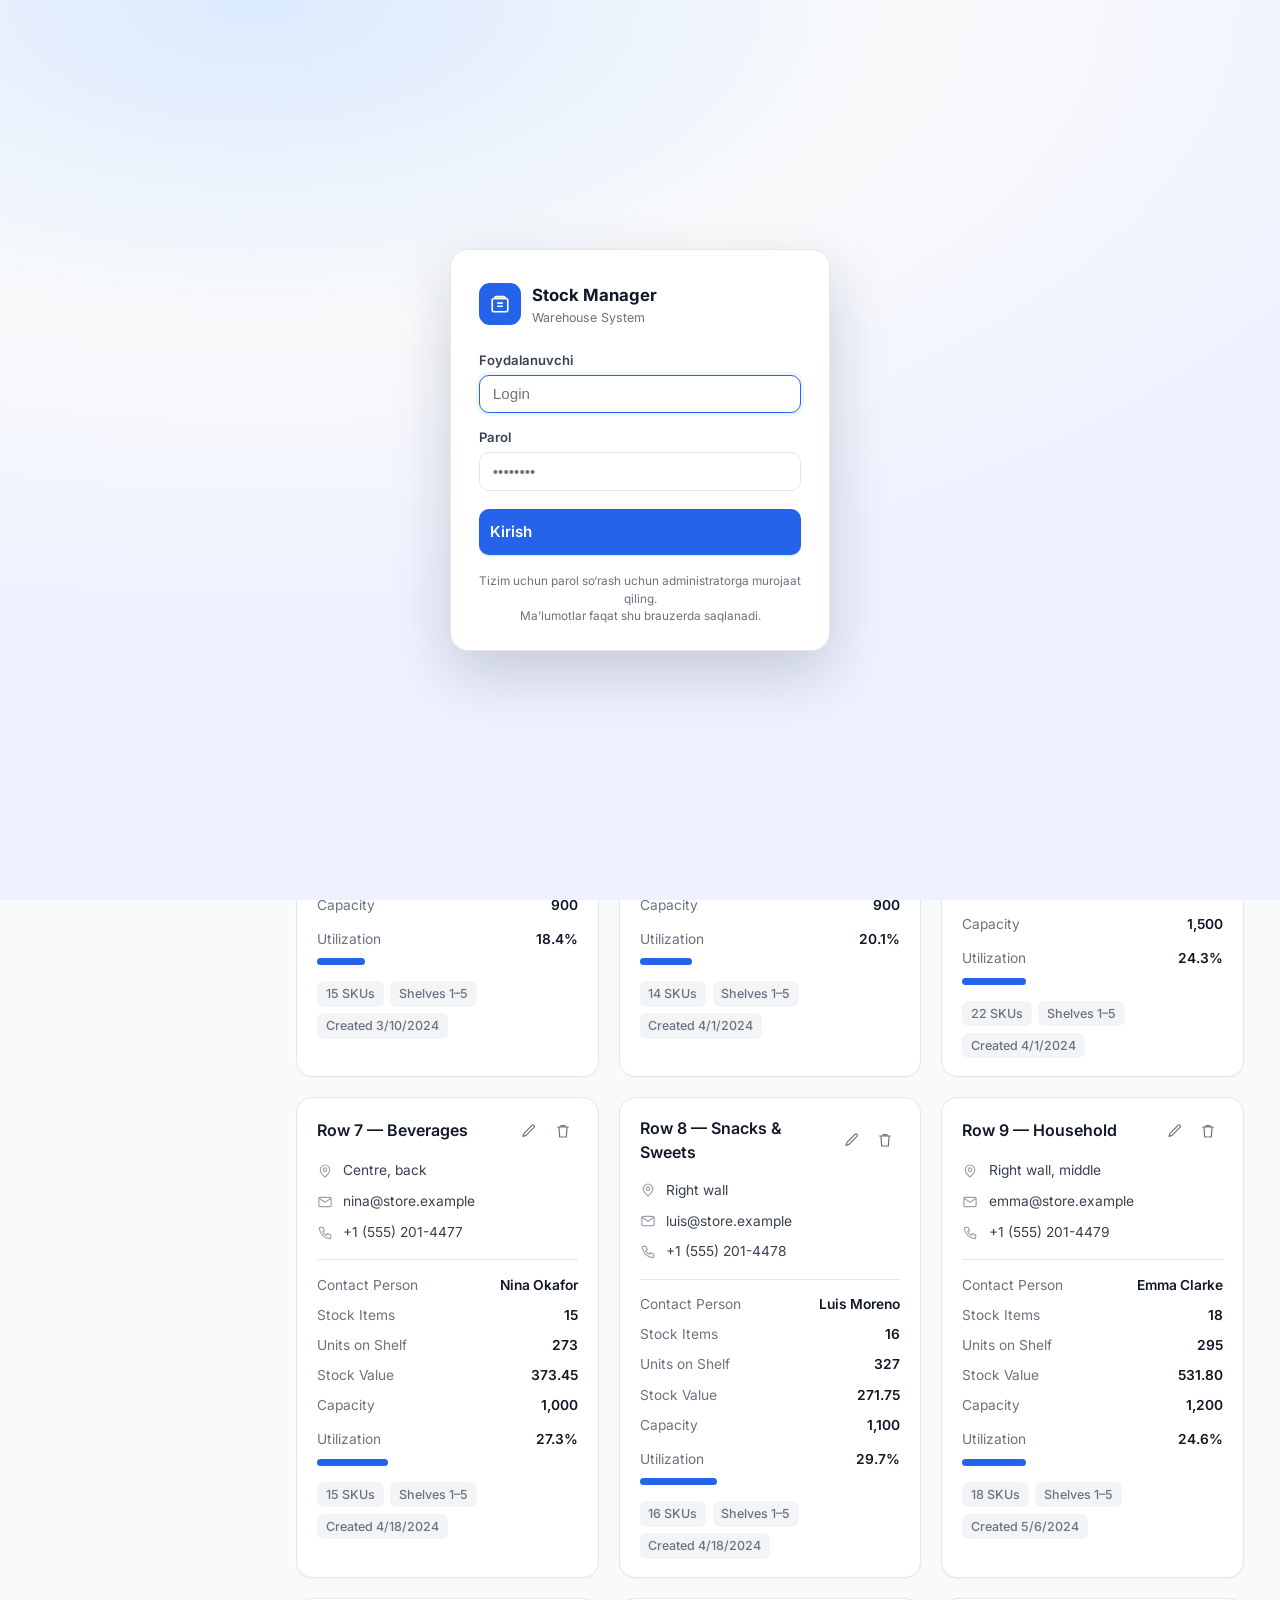
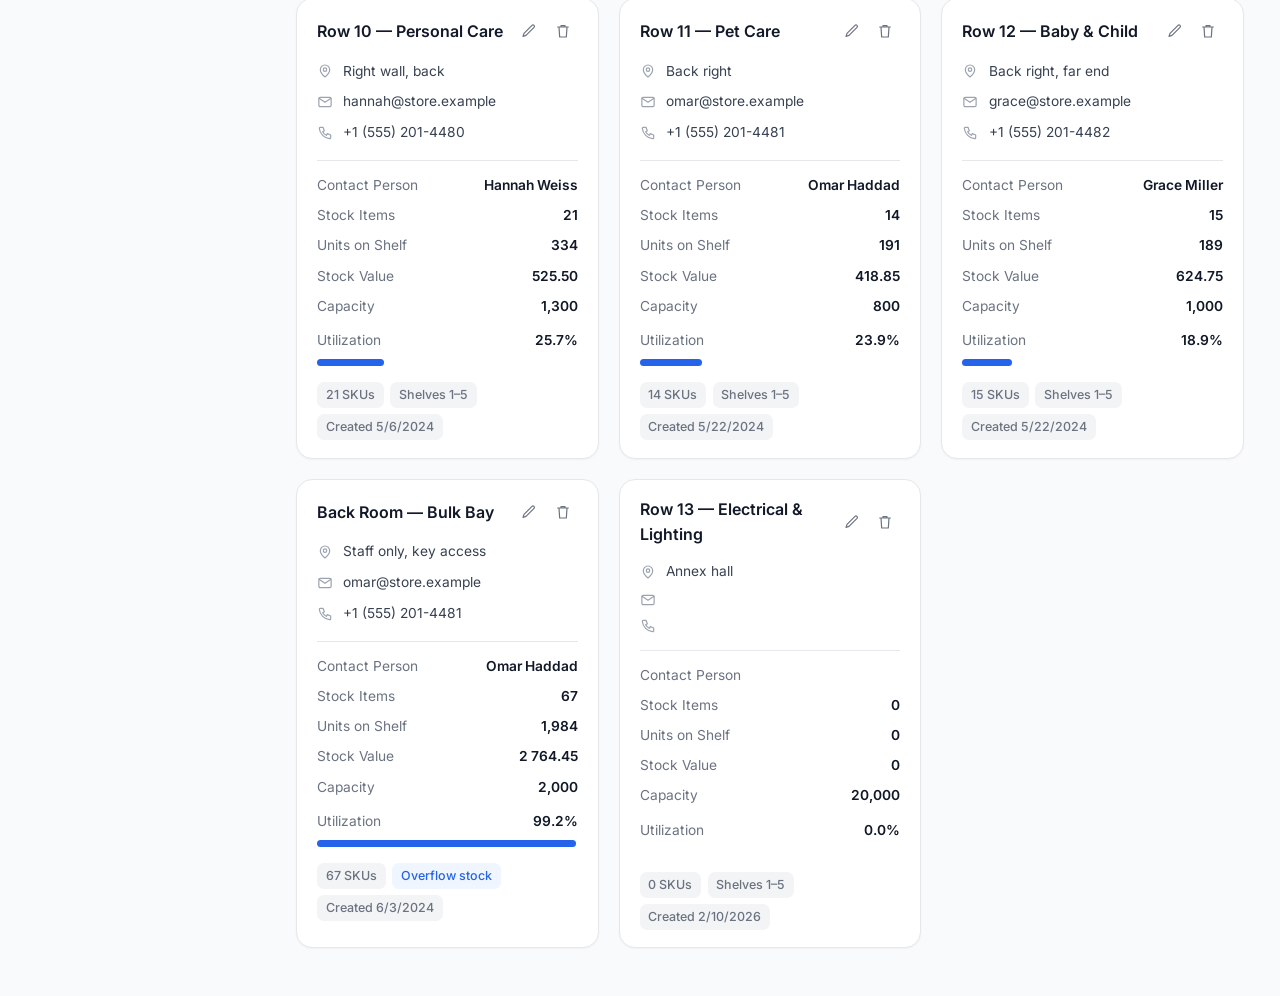
<file: locations.html>
<!DOCTYPE html>
<html lang="en">
<head>
<meta charset="utf-8">
<meta name="viewport" content="width=device-width, initial-scale=1">
<title>Warehouses &mdash; Stock Manager</title>
<link href="https://fonts.googleapis.com/css2?family=Inter:wght@400;500;600;700&display=swap" rel="stylesheet">
<link rel="stylesheet" href="assets/css/styles.css">
<link rel="icon" href="data:image/svg+xml,<svg xmlns='http://www.w3.org/2000/svg' viewBox='0 0 100 100'><rect width='100' height='100' rx='22' fill='%232563eb'/><text y='.86em' x='50' text-anchor='middle' font-size='58'>&#128230;</text></svg>">
</head>
<body>
<div class="shell">

  <aside class="sidebar">
    <a class="brand" href="dashboard.html">
      <span class="brand__mark">
        <svg viewBox="0 0 24 24" fill="none" stroke="currentColor" stroke-width="1.8" stroke-linecap="round" stroke-linejoin="round">
          <path d="M8 4h8a1.8 1.8 0 0 1 1.8 1.8V6H6.2v-.2A1.8 1.8 0 0 1 8 4z"/>
          <rect x="3.5" y="6" width="17" height="14.5" rx="2.2"/>
          <path d="M9.5 11h5M9.5 14.5h5"/>
        </svg>
      </span>
      <span>
        <span class="brand__name">Stock Manager</span>
        <span class="brand__sub">Warehouse System</span>
      </span>
    </a>

    <nav class="nav" aria-label="Main">
      <a href="dashboard.html">
        <svg viewBox="0 0 24 24" fill="none" stroke="currentColor" stroke-width="1.8"><rect x="3" y="3" width="7" height="7" rx="1.5"/><rect x="14" y="3" width="7" height="7" rx="1.5"/><rect x="3" y="14" width="7" height="7" rx="1.5"/><rect x="14" y="14" width="7" height="7" rx="1.5"/></svg>
        Dashboard
      </a>
      <a href="locations.html" aria-current="page">
        <svg viewBox="0 0 24 24" fill="none" stroke="currentColor" stroke-width="1.8" stroke-linecap="round" stroke-linejoin="round"><path d="M3 21V9l9-5 9 5v12"/><path d="M8 21v-7h8v7"/><path d="M3 21h18"/></svg>
        Warehouses
      </a>
      <a href="products.html">
        <svg viewBox="0 0 24 24" fill="none" stroke="currentColor" stroke-width="1.8" stroke-linecap="round" stroke-linejoin="round"><path d="M12 2.8l8 4.2v9.9l-8 4.3-8-4.3V7z"/><path d="M4 7.1l8 4.2 8-4.2M12 11.3V21"/></svg>
        Products
      </a>
      <a href="stock.html">
        <svg viewBox="0 0 24 24" fill="none" stroke="currentColor" stroke-width="1.8" stroke-linecap="round" stroke-linejoin="round"><path d="M12 3l9 5-9 5-9-5z"/><path d="M3 13l9 5 9-5M3 17.5l9 5 9-5"/></svg>
        Stock Management
      </a>
      <a href="transfers.html">
        <svg viewBox="0 0 24 24" fill="none" stroke="currentColor" stroke-width="1.8" stroke-linecap="round" stroke-linejoin="round"><path d="M4 8h13l-3-3M20 16H7l3 3"/></svg>
        Transfers
      </a>
      <a href="reports.html">
        <svg viewBox="0 0 24 24" fill="none" stroke="currentColor" stroke-width="1.8" stroke-linecap="round" stroke-linejoin="round"><path d="M4 20V10M10 20V4M16 20v-7M22 20H2"/></svg>
        Reports
      </a>

      <a href="expiry.html">
        <svg viewBox="0 0 24 24" fill="none" stroke="currentColor" stroke-width="1.8" stroke-linecap="round" stroke-linejoin="round"><circle cx="12" cy="13" r="8"/><path d="M12 9v4l2.5 2.5M9 2h6"/></svg>
        Expiry &amp; Dead Stock
      </a>
      <a href="lowstock.html">
        <svg viewBox="0 0 24 24" fill="none" stroke="currentColor" stroke-width="1.8" stroke-linecap="round" stroke-linejoin="round"><path d="M12 3.5l9 16.5H3z"/><path d="M12 9.5v4.5M12 17v.2"/></svg>
        Low Stock
      </a>
      <a href="inventory.html">
        <svg viewBox="0 0 24 24" fill="none" stroke="currentColor" stroke-width="1.8" stroke-linecap="round" stroke-linejoin="round"><path d="M9 4h6v3H9z"/><path d="M9 5.5H6.5A1.5 1.5 0 0 0 5 7v12a1.5 1.5 0 0 0 1.5 1.5h11A1.5 1.5 0 0 0 19 19V7a1.5 1.5 0 0 0-1.5-1.5H15"/><path d="M9.5 13.5l2 2 4-4.5"/></svg>
        Inventarizatsiya
      </a>

      <a href="users.html" data-boss-only>
        <svg viewBox="0 0 24 24" fill="none" stroke="currentColor" stroke-width="1.8" stroke-linecap="round" stroke-linejoin="round"><circle cx="9" cy="8" r="3.5"/><path d="M2.5 20a6.5 6.5 0 0 1 13 0"/><path d="M16 5a3.5 3.5 0 0 1 0 7M21.5 20a6.5 6.5 0 0 0-4.5-6.2"/></svg>
        Foydalanuvchilar
      </a>
    </nav>

    <div class="side-foot">
      
      Rows 1&ndash;12 are the shop aisles.<br>The back room holds overflow stock.
    
      <button type="button" class="linkbtn" data-action="reset-demo">Reset demo data</button>
      <button type="button" class="linkbtn" data-auth-logout>Chiqish</button>
    </div>
  </aside>

  <div class="main">
    <div class="content">

      <div class="page-head">
        <div>
          <h1>Warehouses</h1>
          <p>Manage warehouse locations and details</p>
        </div>
        <div class="page-head__actions">
          <button class="btn" type="button" data-action="add-location">
            <svg viewBox="0 0 24 24" fill="none" stroke="currentColor" stroke-width="2.2" stroke-linecap="round"><path d="M12 5v14M5 12h14"/></svg>
            Add Warehouse
          </button>
        </div>
      </div>

      <div class="grid grid--3" data-locations></div>

    </div>
  </div>
</div>

<script src="assets/js/data.js"></script>
<script src="assets/js/store.js"></script>
<script src="assets/js/ui.js"></script>
<script src="assets/js/auth.js"></script>
<script src="assets/js/app.js"></script>
</body>
</html>
</file>
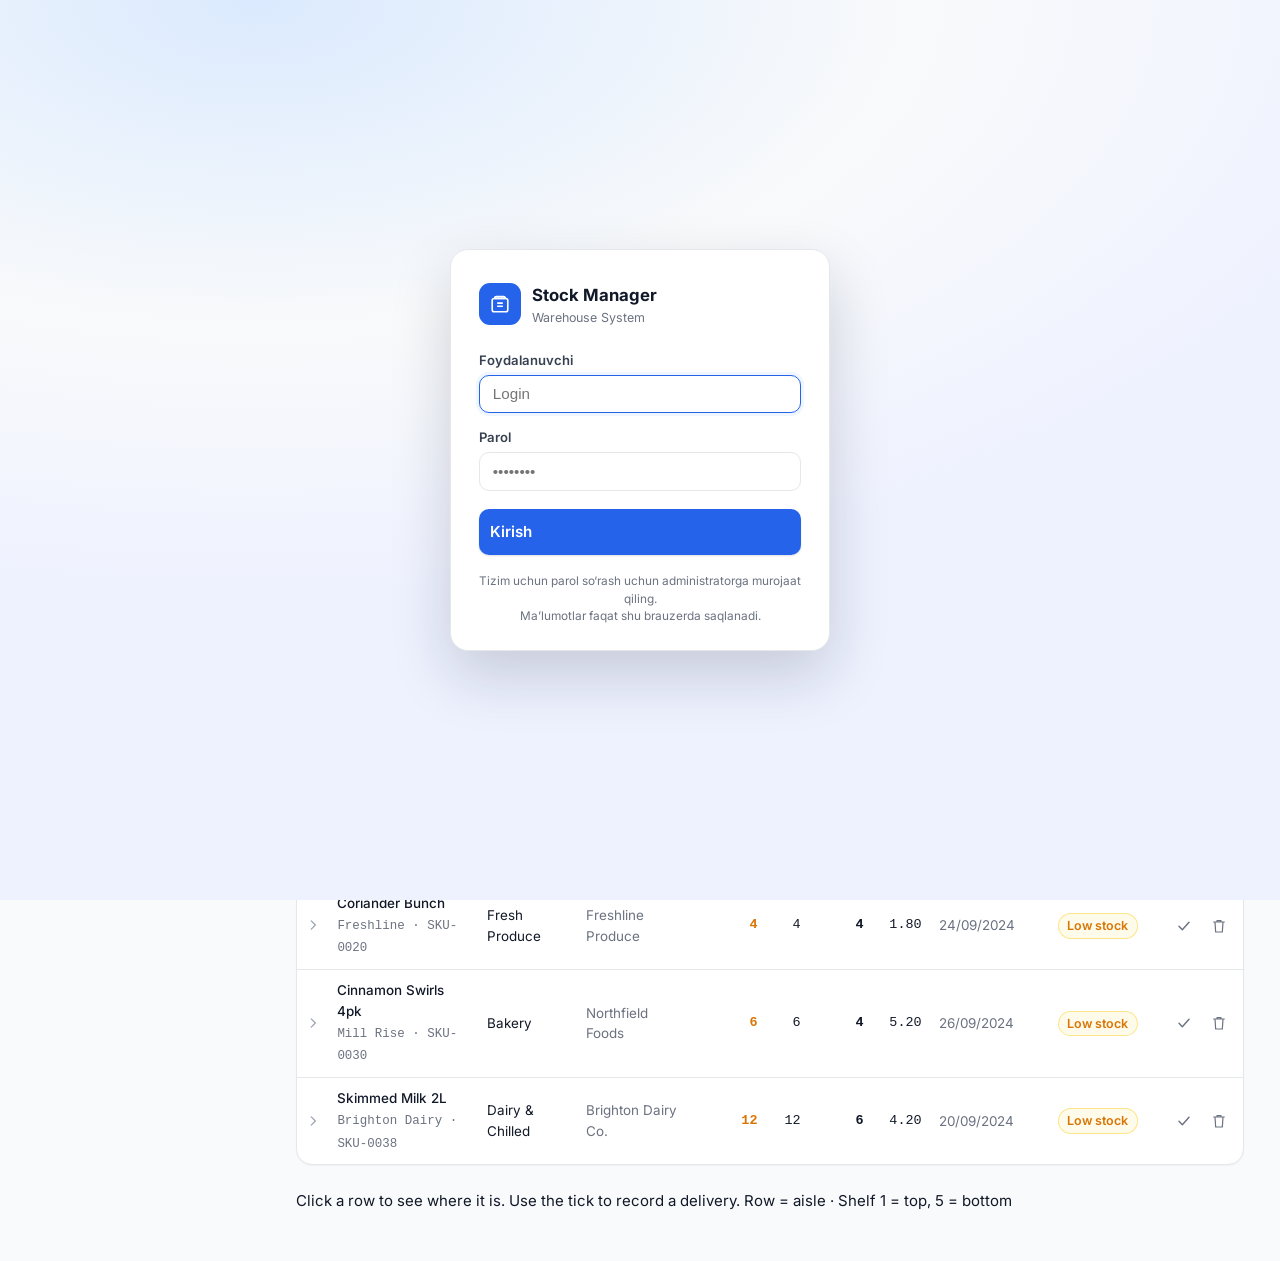
<file: lowstock.html>
<!DOCTYPE html>
<html lang="en">
<head>
<meta charset="utf-8">
<meta name="viewport" content="width=device-width, initial-scale=1">
<title>Low Stock &mdash; Stock Manager</title>
<link href="https://fonts.googleapis.com/css2?family=Inter:wght@400;500;600;700&display=swap" rel="stylesheet">
<link rel="stylesheet" href="assets/css/styles.css">
<link rel="icon" href="data:image/svg+xml,<svg xmlns='http://www.w3.org/2000/svg' viewBox='0 0 100 100'><rect width='100' height='100' rx='22' fill='%232563eb'/><text y='.86em' x='50' text-anchor='middle' font-size='58'>&#128230;</text></svg>">
</head>
<body>
<div class="shell">

  <aside class="sidebar">
    <a class="brand" href="dashboard.html">
      <span class="brand__mark">
        <svg viewBox="0 0 24 24" fill="none" stroke="currentColor" stroke-width="1.8" stroke-linecap="round" stroke-linejoin="round">
          <path d="M8 4h8a1.8 1.8 0 0 1 1.8 1.8V6H6.2v-.2A1.8 1.8 0 0 1 8 4z"/>
          <rect x="3.5" y="6" width="17" height="14.5" rx="2.2"/>
          <path d="M9.5 11h5M9.5 14.5h5"/>
        </svg>
      </span>
      <span>
        <span class="brand__name">Stock Manager</span>
        <span class="brand__sub">Warehouse System</span>
      </span>
    </a>

    <nav class="nav" aria-label="Main">
      <a href="dashboard.html">
        <svg viewBox="0 0 24 24" fill="none" stroke="currentColor" stroke-width="1.8"><rect x="3" y="3" width="7" height="7" rx="1.5"/><rect x="14" y="3" width="7" height="7" rx="1.5"/><rect x="3" y="14" width="7" height="7" rx="1.5"/><rect x="14" y="14" width="7" height="7" rx="1.5"/></svg>
        Dashboard
      </a>
      <a href="locations.html">
        <svg viewBox="0 0 24 24" fill="none" stroke="currentColor" stroke-width="1.8" stroke-linecap="round" stroke-linejoin="round"><path d="M3 21V9l9-5 9 5v12"/><path d="M8 21v-7h8v7"/><path d="M3 21h18"/></svg>
        Warehouses
      </a>
      <a href="products.html">
        <svg viewBox="0 0 24 24" fill="none" stroke="currentColor" stroke-width="1.8" stroke-linecap="round" stroke-linejoin="round"><path d="M12 2.8l8 4.2v9.9l-8 4.3-8-4.3V7z"/><path d="M4 7.1l8 4.2 8-4.2M12 11.3V21"/></svg>
        Products
      </a>
      <a href="stock.html">
        <svg viewBox="0 0 24 24" fill="none" stroke="currentColor" stroke-width="1.8" stroke-linecap="round" stroke-linejoin="round"><path d="M12 3l9 5-9 5-9-5z"/><path d="M3 13l9 5 9-5M3 17.5l9 5 9-5"/></svg>
        Stock Management
      </a>
      <a href="transfers.html">
        <svg viewBox="0 0 24 24" fill="none" stroke="currentColor" stroke-width="1.8" stroke-linecap="round" stroke-linejoin="round"><path d="M4 8h13l-3-3M20 16H7l3 3"/></svg>
        Transfers
      </a>
      <a href="reports.html">
        <svg viewBox="0 0 24 24" fill="none" stroke="currentColor" stroke-width="1.8" stroke-linecap="round" stroke-linejoin="round"><path d="M4 20V10M10 20V4M16 20v-7M22 20H2"/></svg>
        Reports
      </a>
      <a href="expiry.html">
        <svg viewBox="0 0 24 24" fill="none" stroke="currentColor" stroke-width="1.8" stroke-linecap="round" stroke-linejoin="round"><circle cx="12" cy="13" r="8"/><path d="M12 9v4l2.5 2.5M9 2h6"/></svg>
        Expiry &amp; Dead Stock
      </a>
      <a href="lowstock.html" aria-current="page">
        <svg viewBox="0 0 24 24" fill="none" stroke="currentColor" stroke-width="1.8" stroke-linecap="round" stroke-linejoin="round"><path d="M12 3.5l9 16.5H3z"/><path d="M12 9.5v4.5M12 17v.2"/></svg>
        Low Stock
      </a>
      <a href="inventory.html">
        <svg viewBox="0 0 24 24" fill="none" stroke="currentColor" stroke-width="1.8" stroke-linecap="round" stroke-linejoin="round"><path d="M9 4h6v3H9z"/><path d="M9 5.5H6.5A1.5 1.5 0 0 0 5 7v12a1.5 1.5 0 0 0 1.5 1.5h11A1.5 1.5 0 0 0 19 19V7a1.5 1.5 0 0 0-1.5-1.5H15"/><path d="M9.5 13.5l2 2 4-4.5"/></svg>
        Inventarizatsiya
      </a>

      <a href="users.html" data-boss-only>
        <svg viewBox="0 0 24 24" fill="none" stroke="currentColor" stroke-width="1.8" stroke-linecap="round" stroke-linejoin="round"><circle cx="9" cy="8" r="3.5"/><path d="M2.5 20a6.5 6.5 0 0 1 13 0"/><path d="M16 5a3.5 3.5 0 0 1 0 7M21.5 20a6.5 6.5 0 0 0-4.5-6.2"/></svg>
        Foydalanuvchilar
      </a>
    </nav>

    <div class="side-foot">
      
    
      <button type="button" class="linkbtn" data-action="reset-demo">Reset demo data</button>
      <button type="button" class="linkbtn" data-auth-logout>Chiqish</button>
    </div>
  </aside>

  <div class="main">
    <div class="content" data-lowstock>

      <div class="page-head">
        <div>
          <h1>Low Stock</h1>
          <p>Everything at or below its minimum, grouped by supplier</p>
        </div>
        <div class="page-head__actions">
          <button class="btn btn--ghost" type="button" data-action="export-order">
            <svg viewBox="0 0 24 24" fill="none" stroke="currentColor" stroke-width="1.9" stroke-linecap="round" stroke-linejoin="round"><path d="M12 3.5v11M7.5 10.5l4.5 4.5 4.5-4.5"/><path d="M4 19.5h16"/></svg>
            Export order sheet
          </button>
          <button class="btn btn--blue" type="button" data-action="refill-low">
            <svg viewBox="0 0 24 24" fill="none" stroke="currentColor" stroke-width="2" stroke-linecap="round"><path d="M12 5v14M5 12h14"/></svg>
            Qoldiqni to‘ldirish
          </button>
        </div>
      </div>

      <div class="grid grid--4" data-kpis></div>

      <div class="card">
        <div class="card__head">
          <h2>Order by supplier</h2>
          <span class="right"><span class="tag">Share of total spend</span></span>
        </div>
        <div class="card--flush" data-suppliers></div>
      </div>

      <div class="toolbar" style="margin-top:1.5rem">
        <div class="search grow" style="max-width:400px">
          <svg viewBox="0 0 24 24" fill="none" stroke="currentColor" stroke-width="2" stroke-linecap="round"><circle cx="11" cy="11" r="7"/><path d="M20 20l-3.6-3.6"/></svg>
          <label class="sr" for="q">Search low stock</label>
          <input class="input" id="q" type="search" data-search
                 placeholder="Filter by product, brand or SKU...">
        </div>
        <select class="select select--auto" data-sup aria-label="Filter by supplier"></select>
        <div class="chipwrap">
          <button class="chip" type="button" data-flag="all" aria-pressed="true">All</button>
          <button class="chip" type="button" data-flag="out" aria-pressed="false">Out of stock</button>
          <button class="chip" type="button" data-flag="expiring" aria-pressed="false">Also expiring</button>
        </div>
      </div>

      <div class="results-head">
        <span class="count" data-count></span>
      </div>

      <div data-list></div>

      <div class="foot">
        <span>Click a row to see where it is. Use the tick to record a delivery.</span>
        <span>Row = aisle &middot; Shelf 1 = top, 5 = bottom</span>
      </div>

    </div>
  </div>
</div>

<script src="assets/js/data.js"></script>
<script src="assets/js/store.js"></script>
<script src="assets/js/ui.js"></script>
<script src="assets/js/auth.js"></script>
<script src="assets/js/app.js"></script>
</body>
</html>
</file>
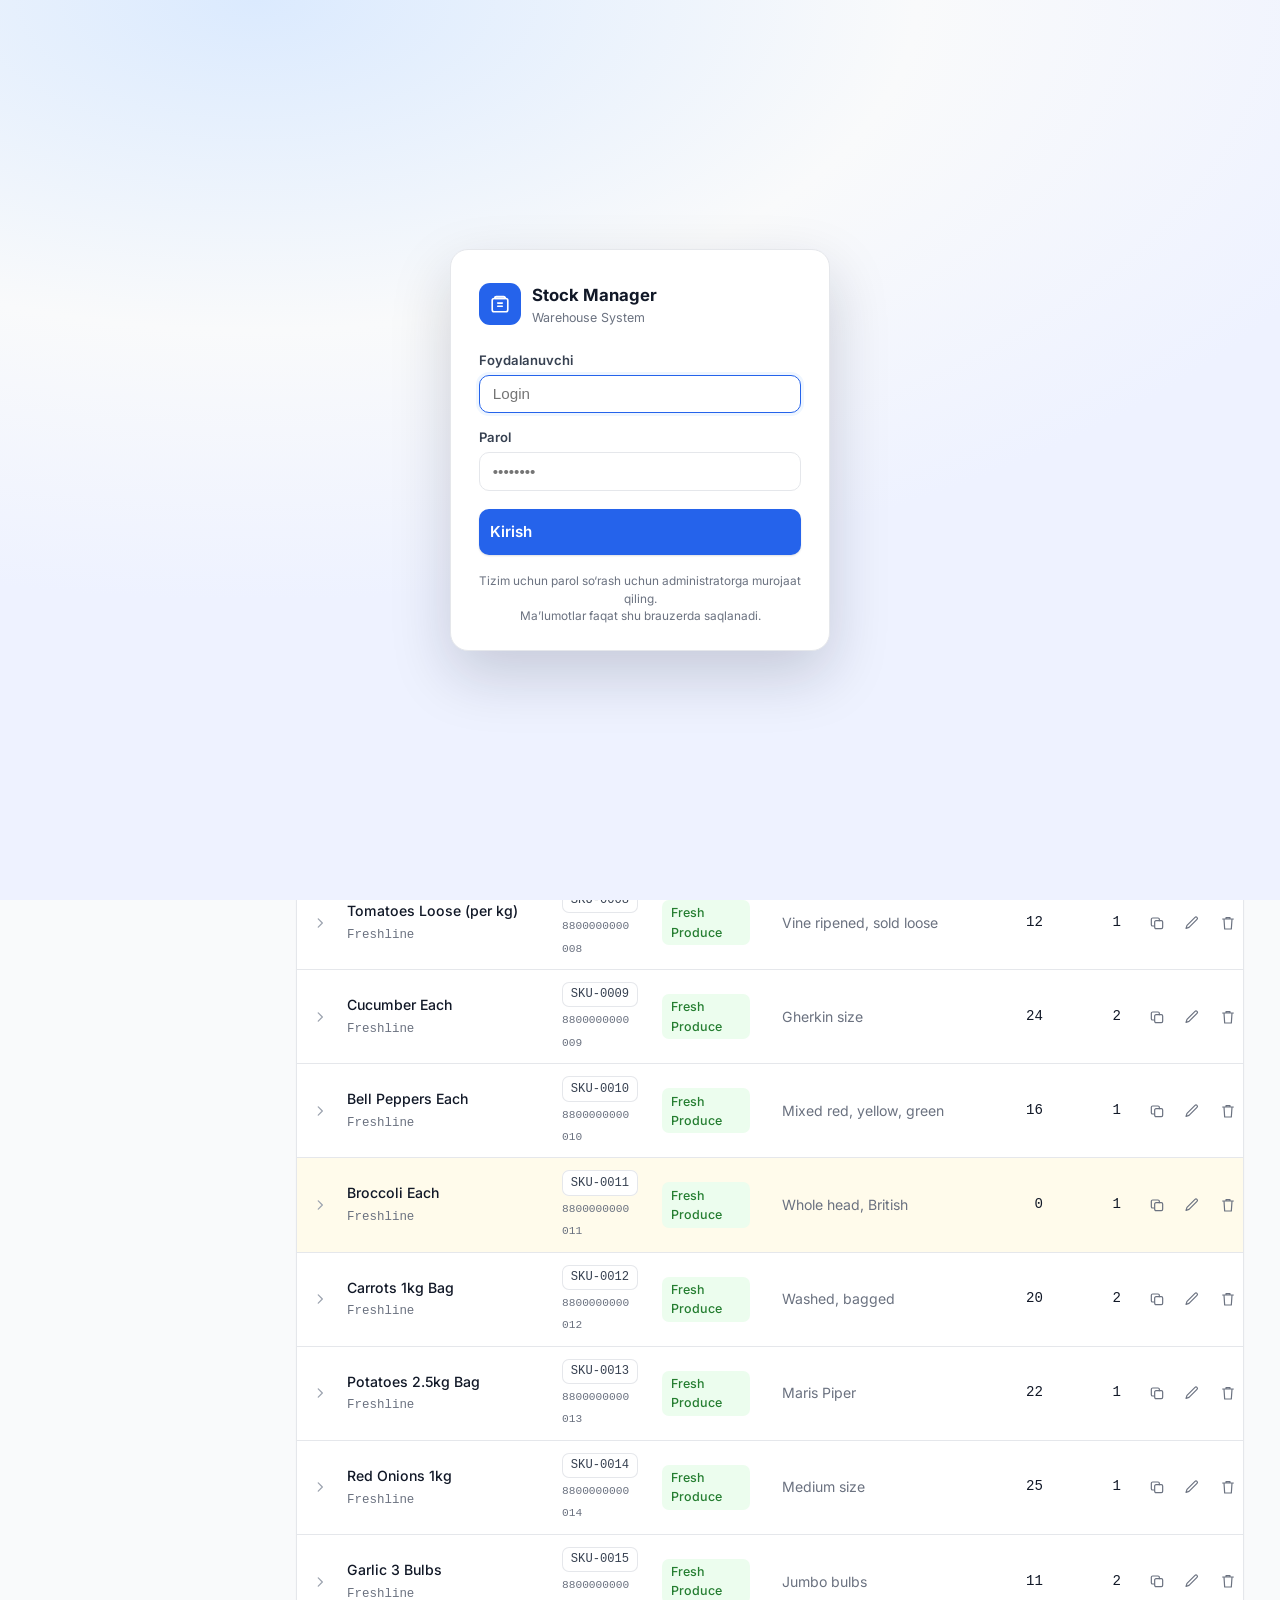
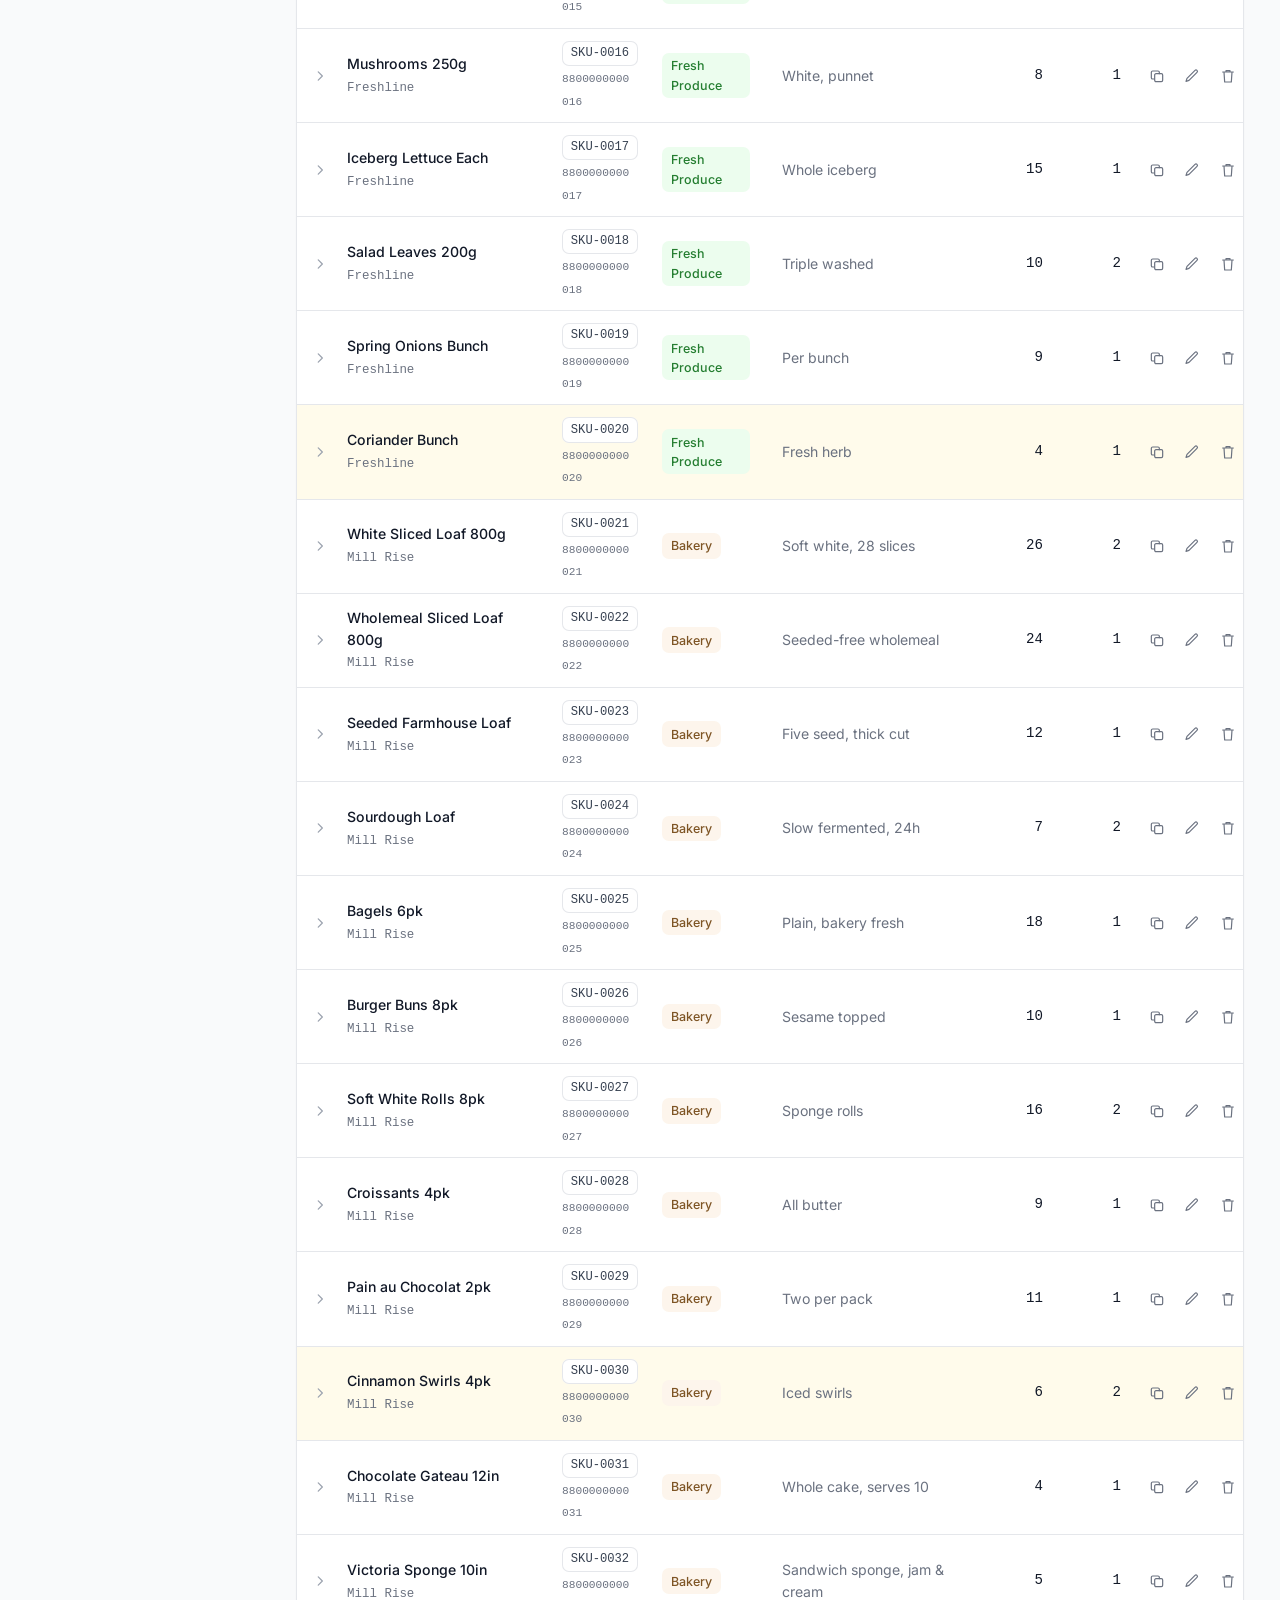
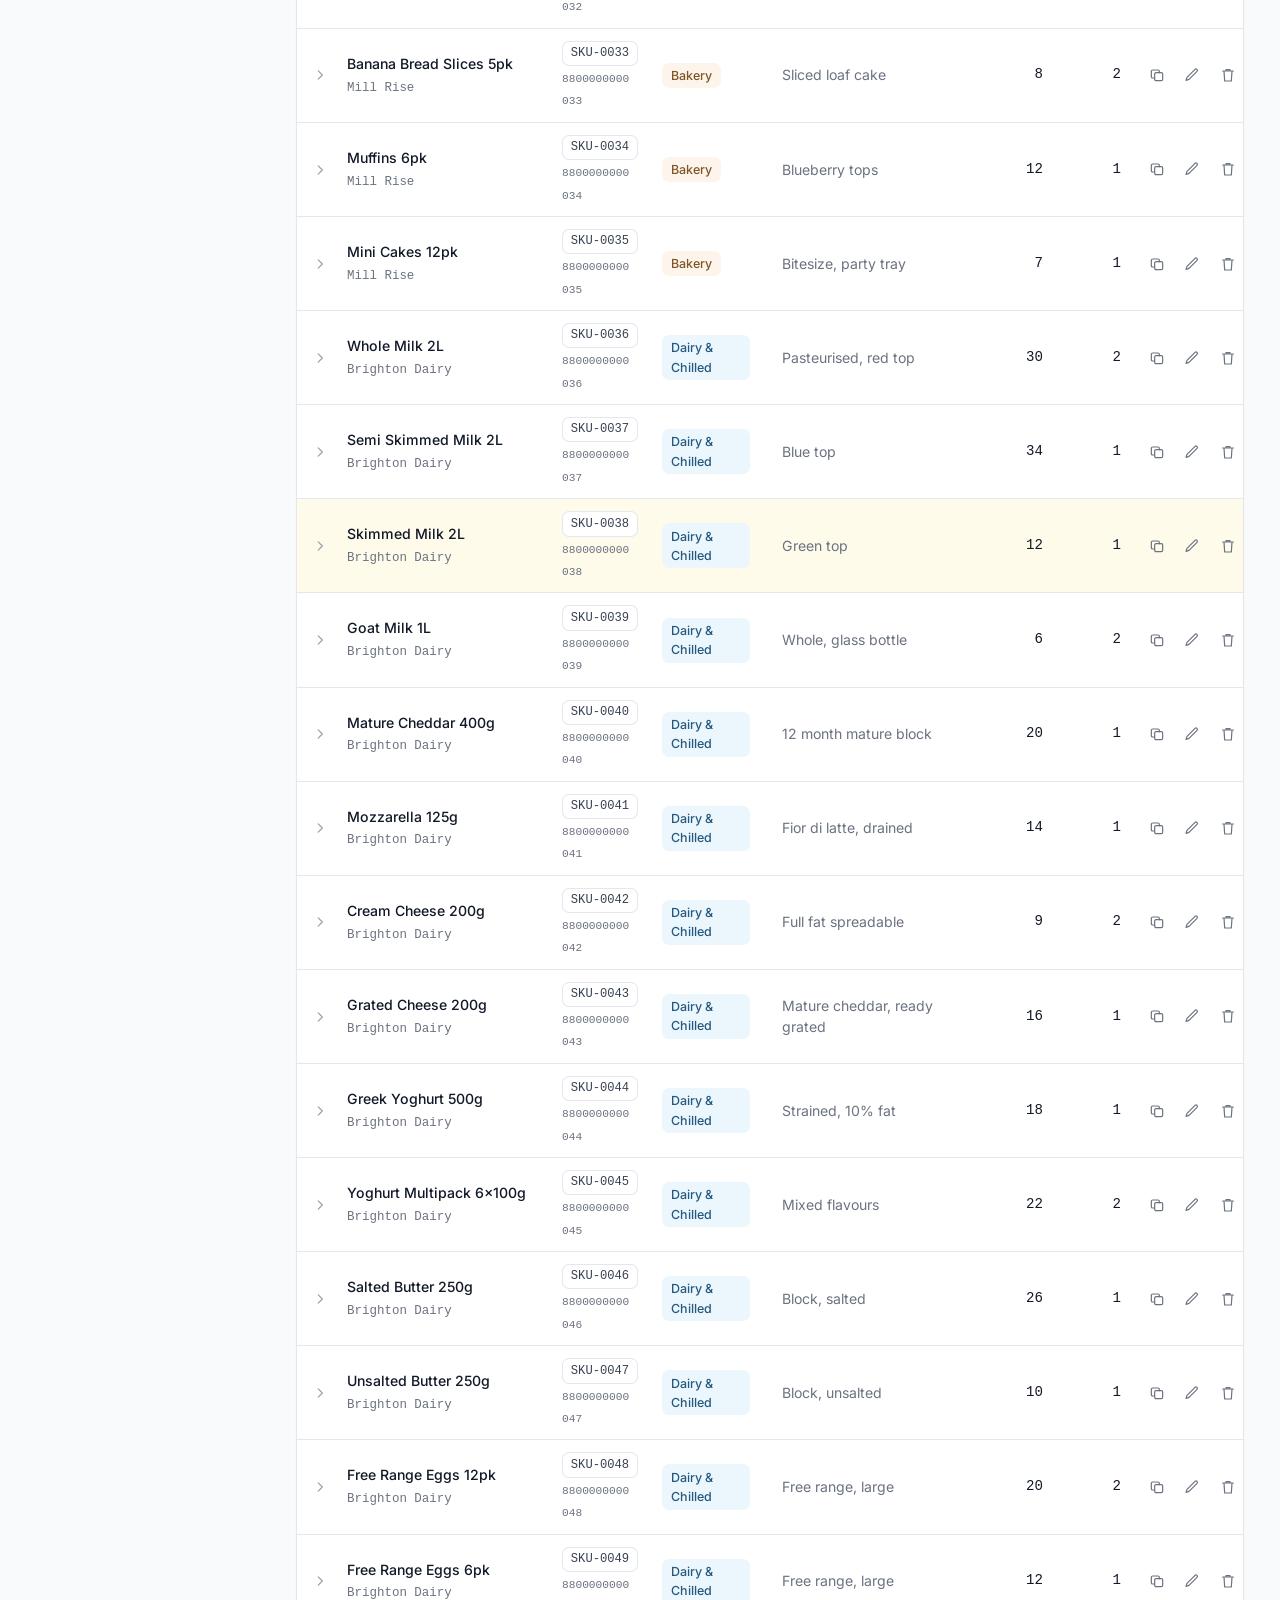
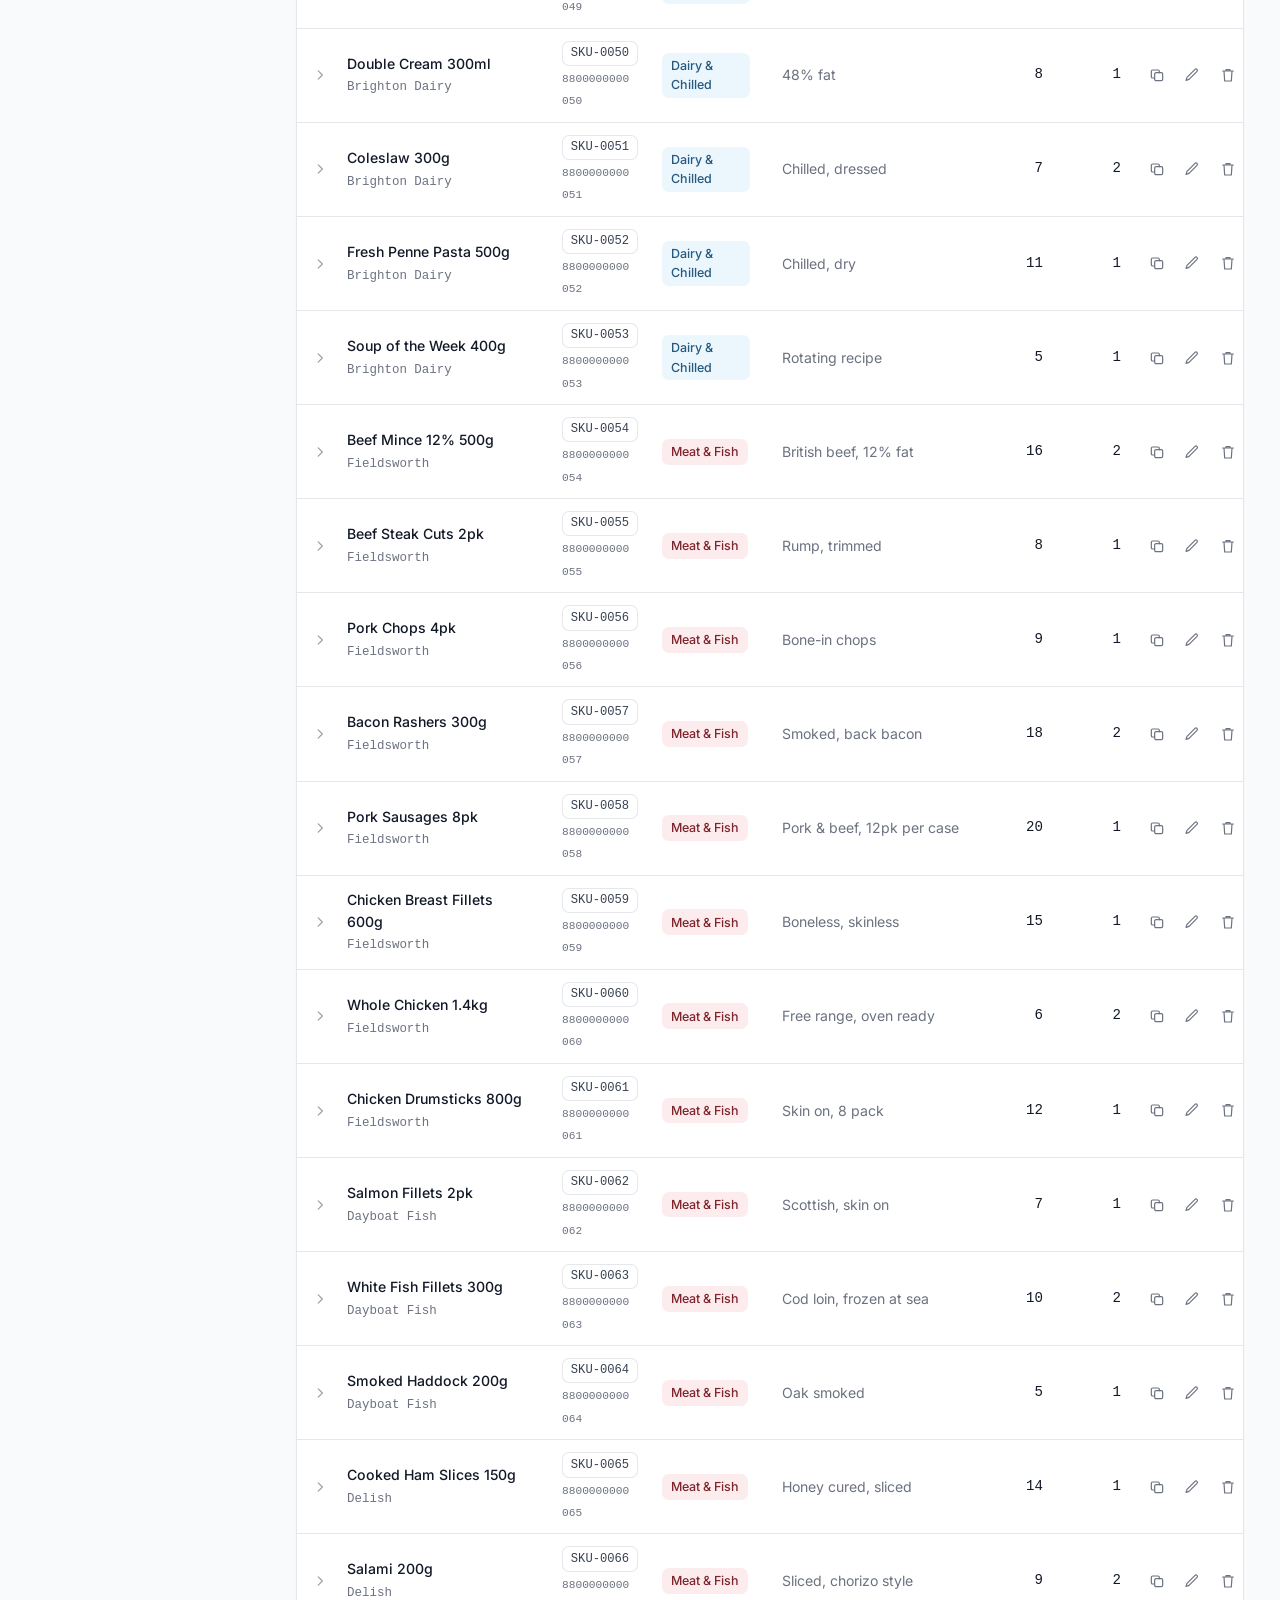
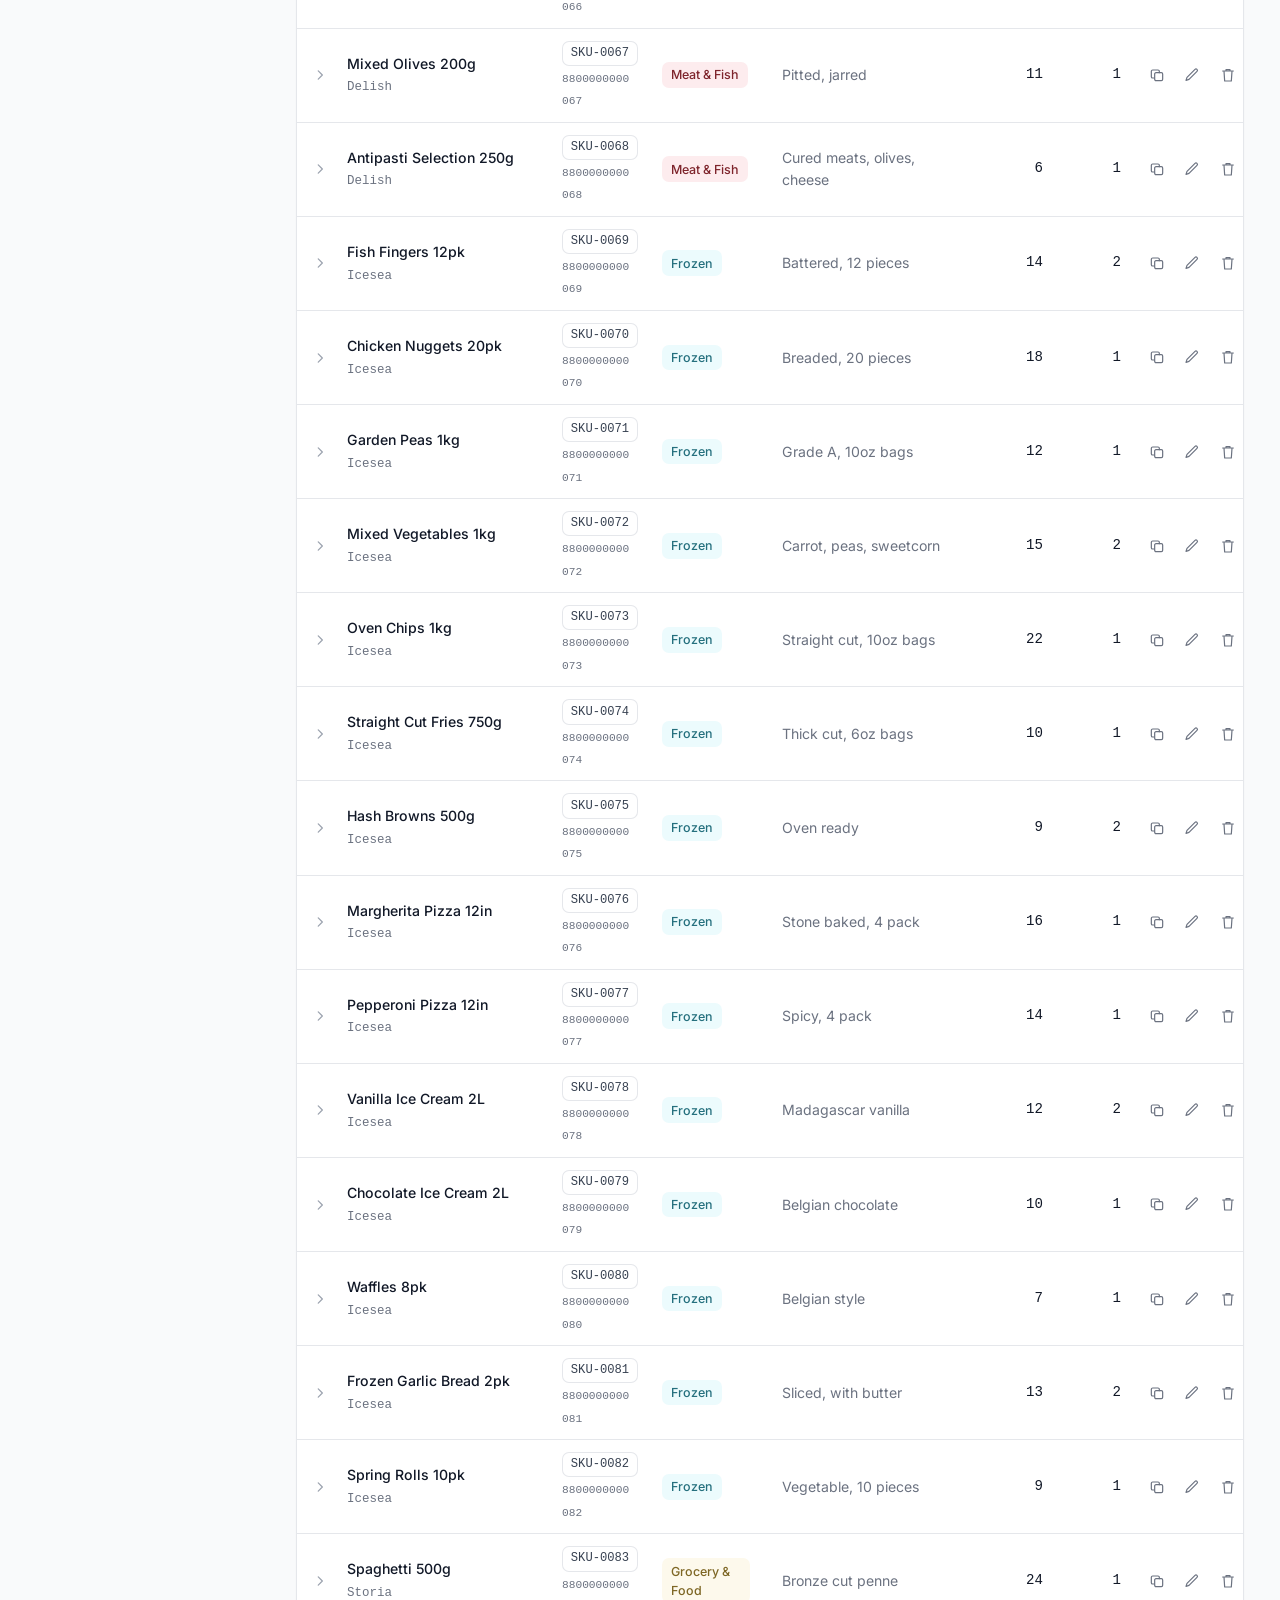
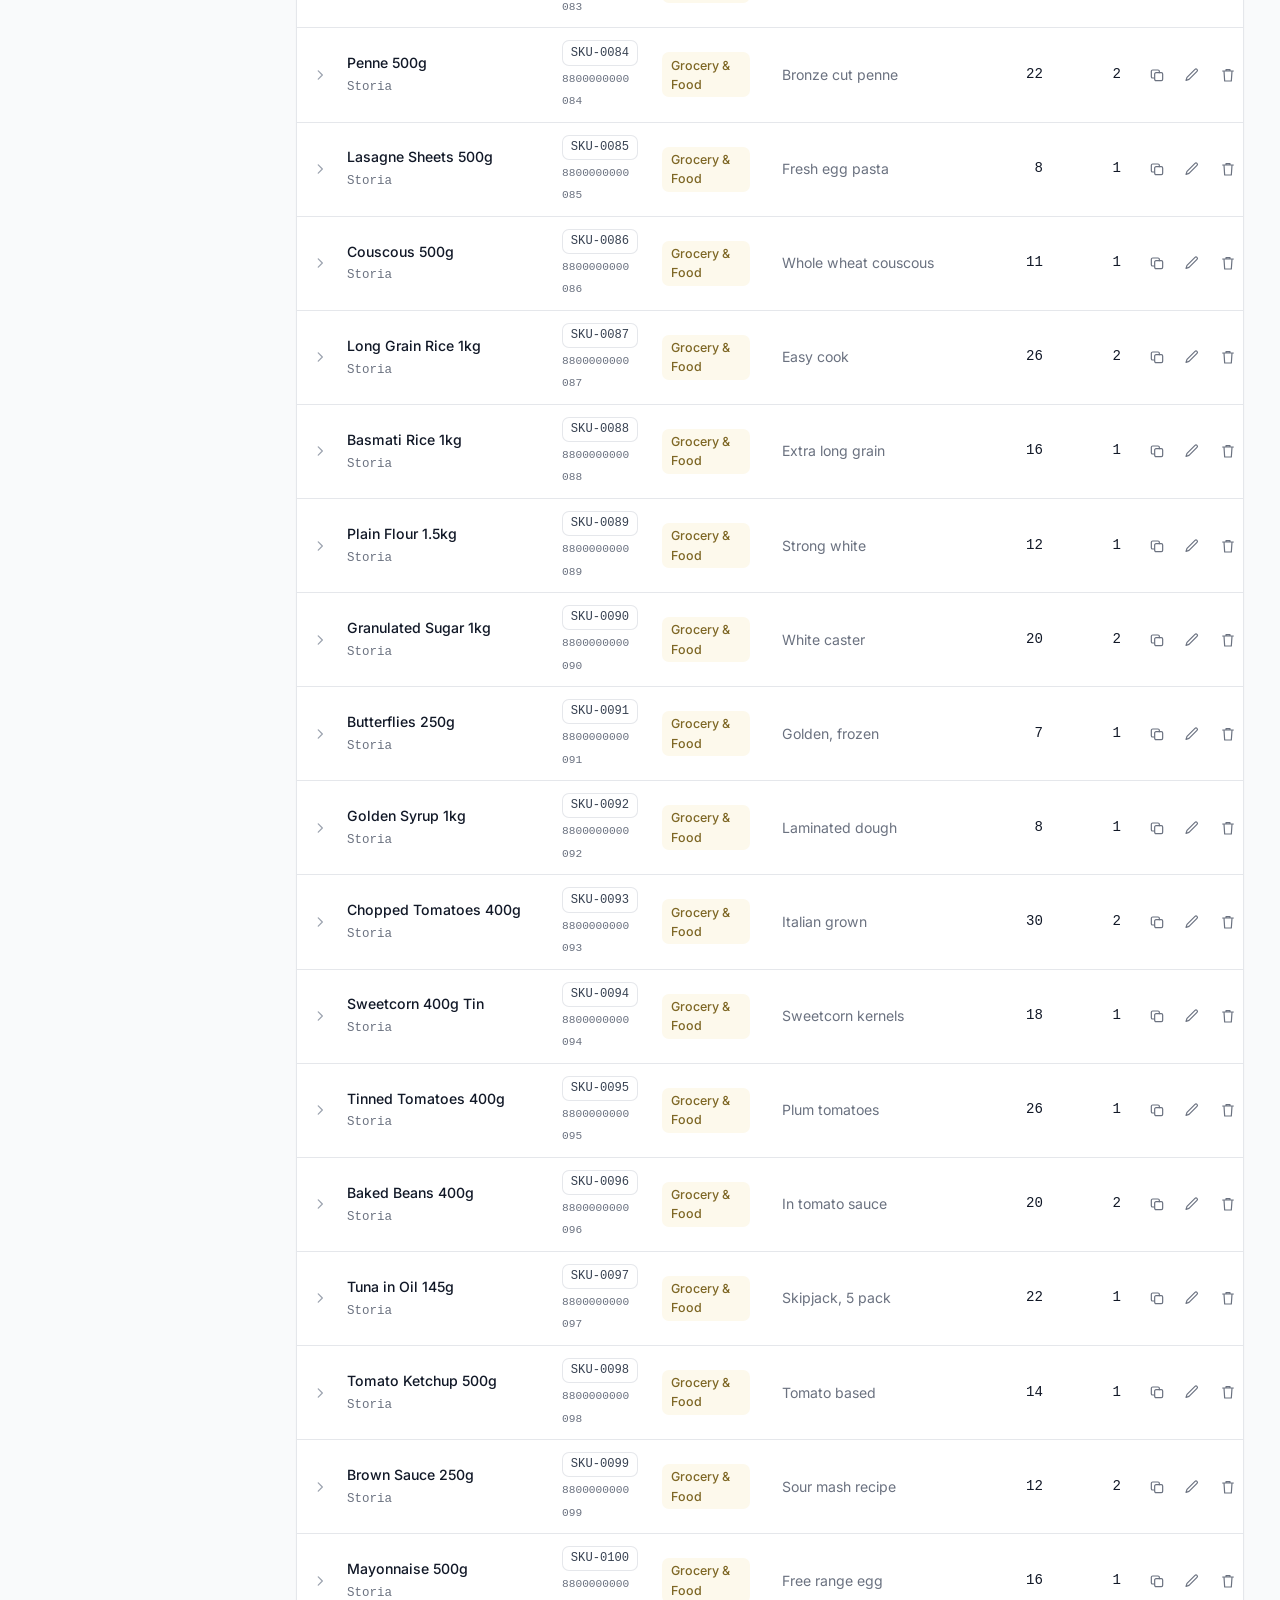
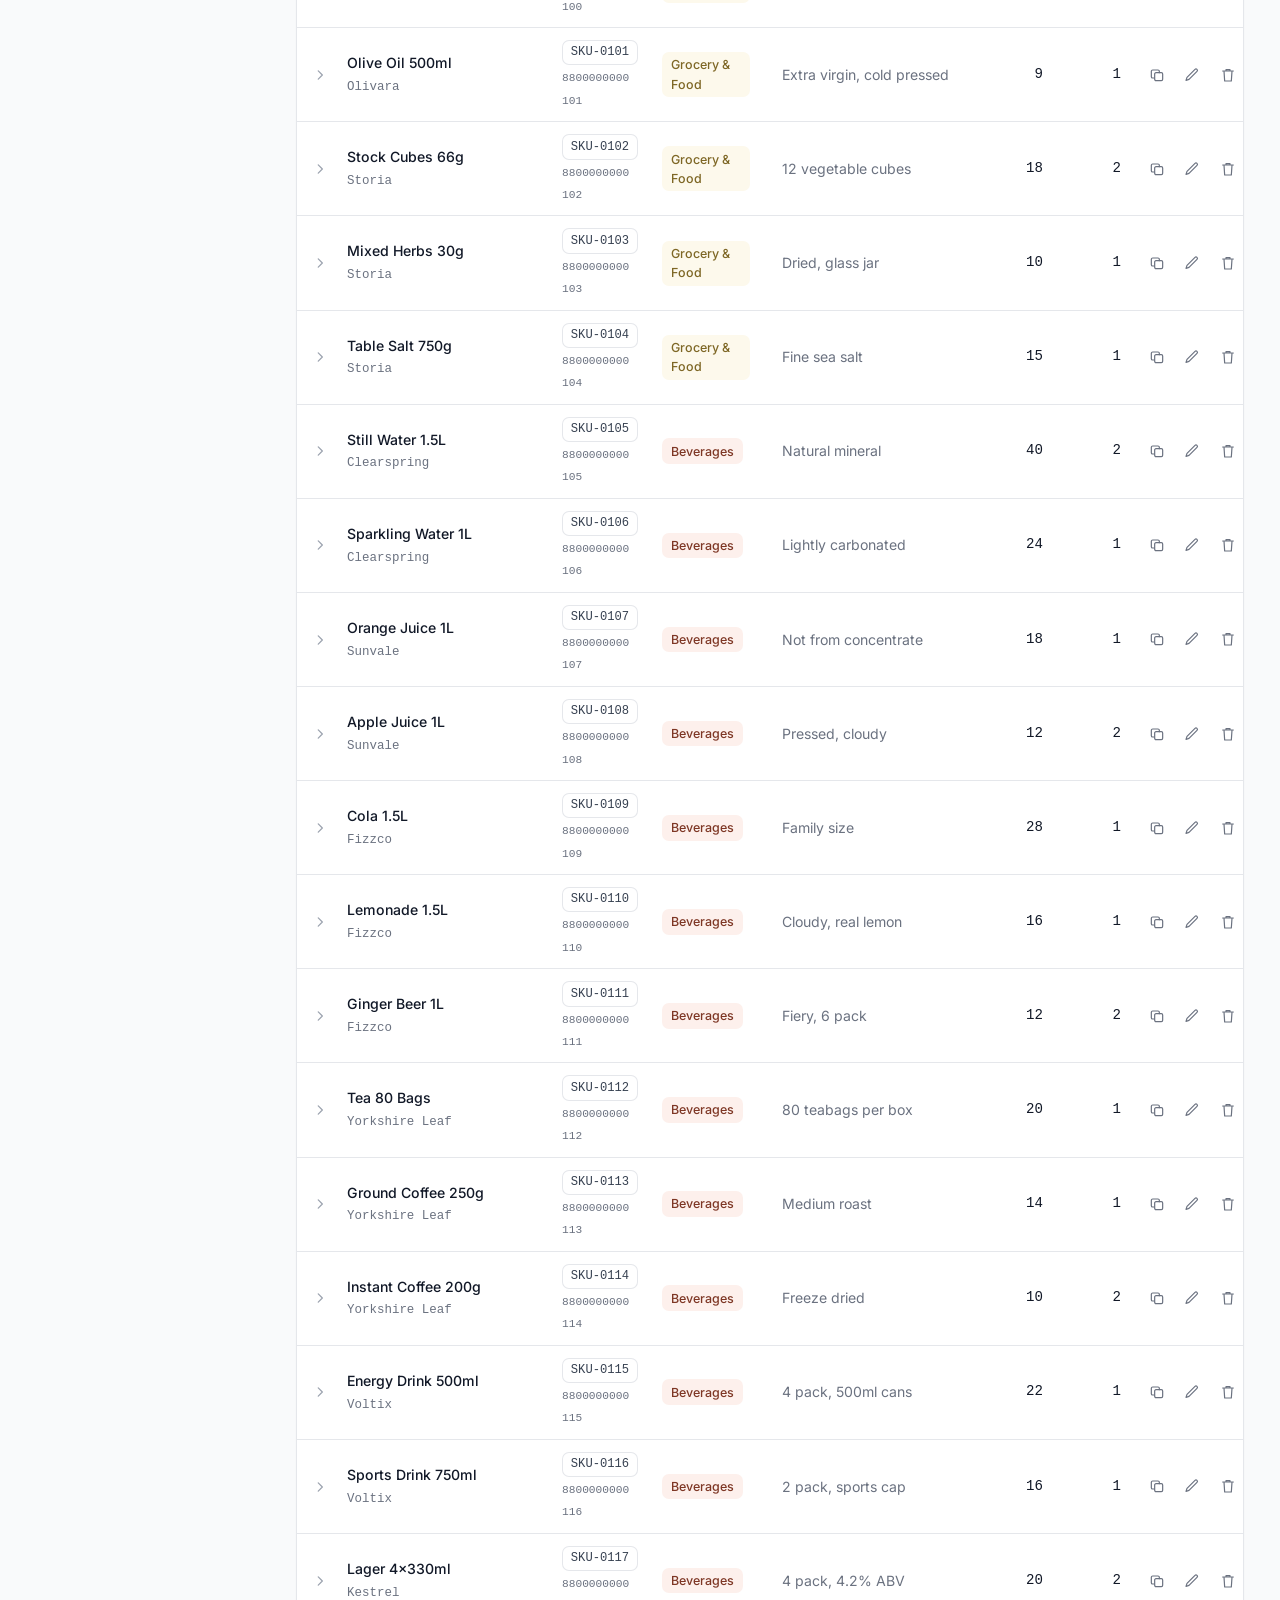
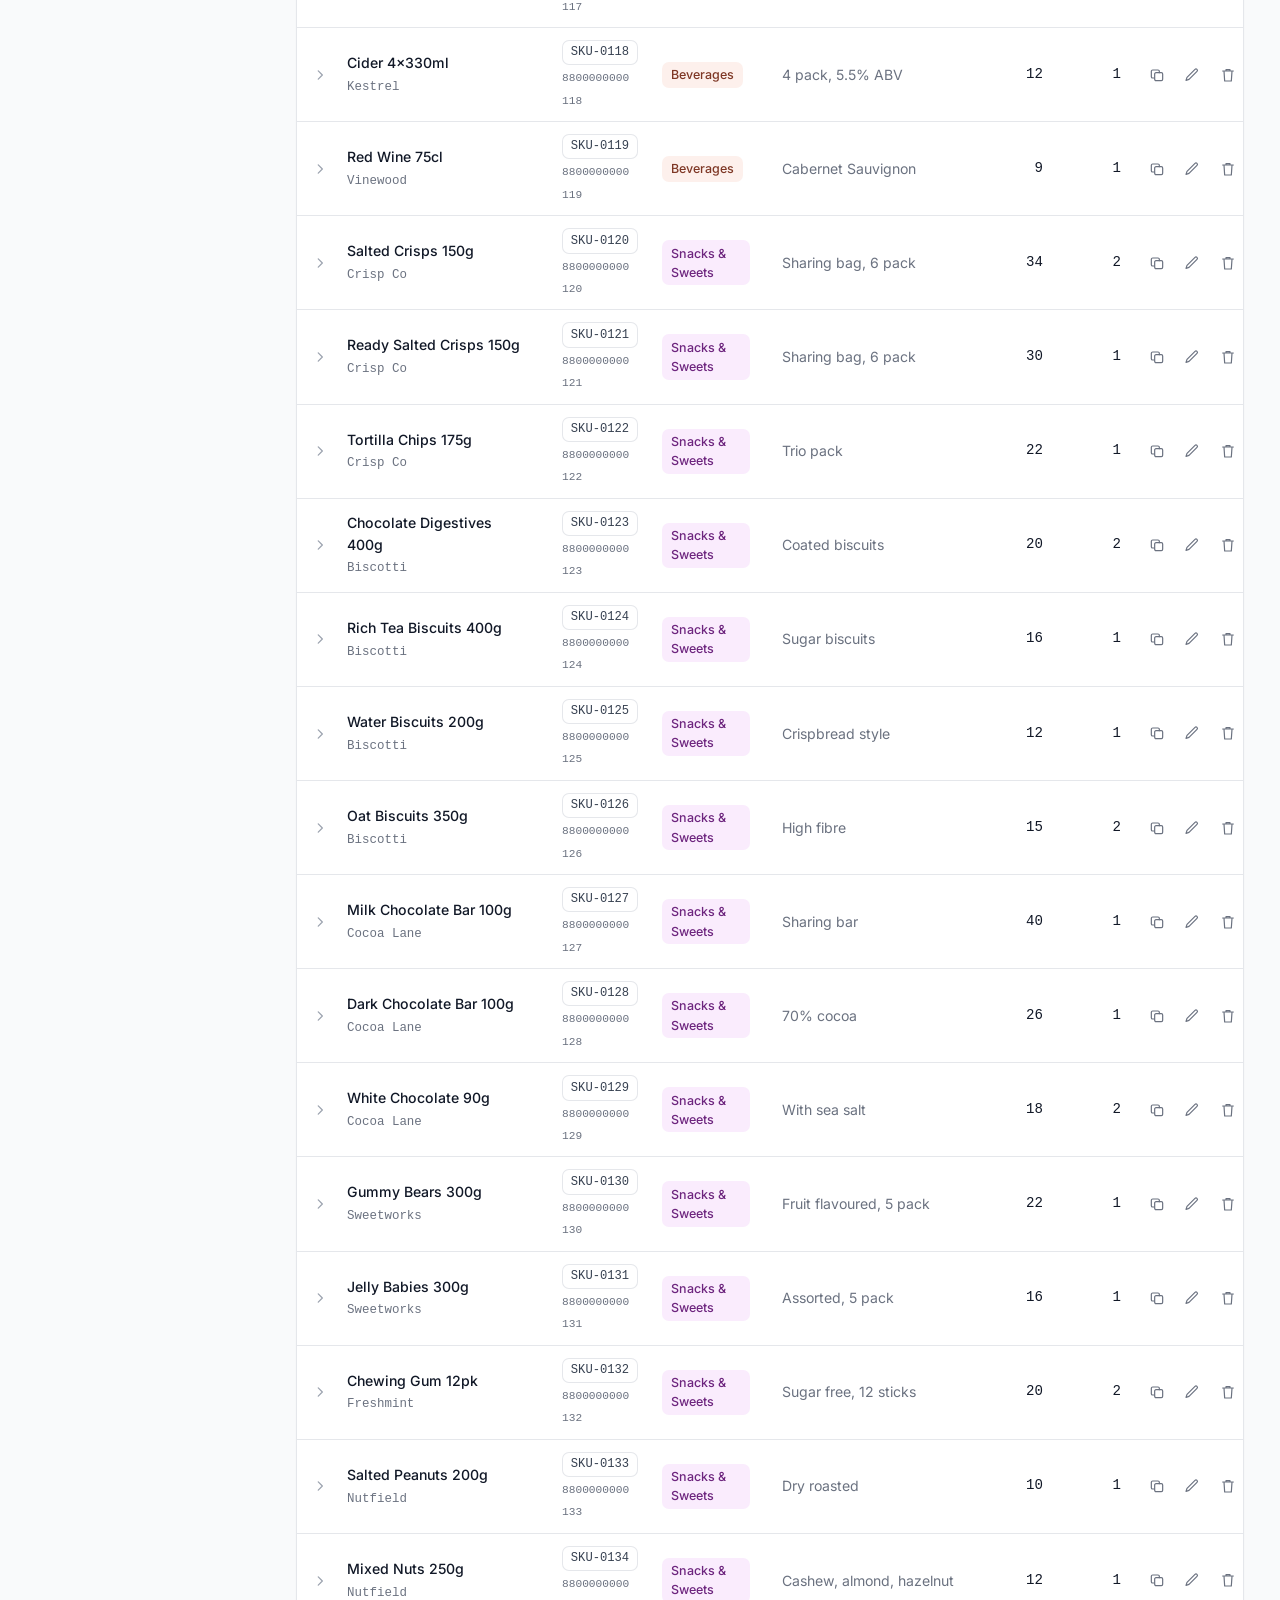
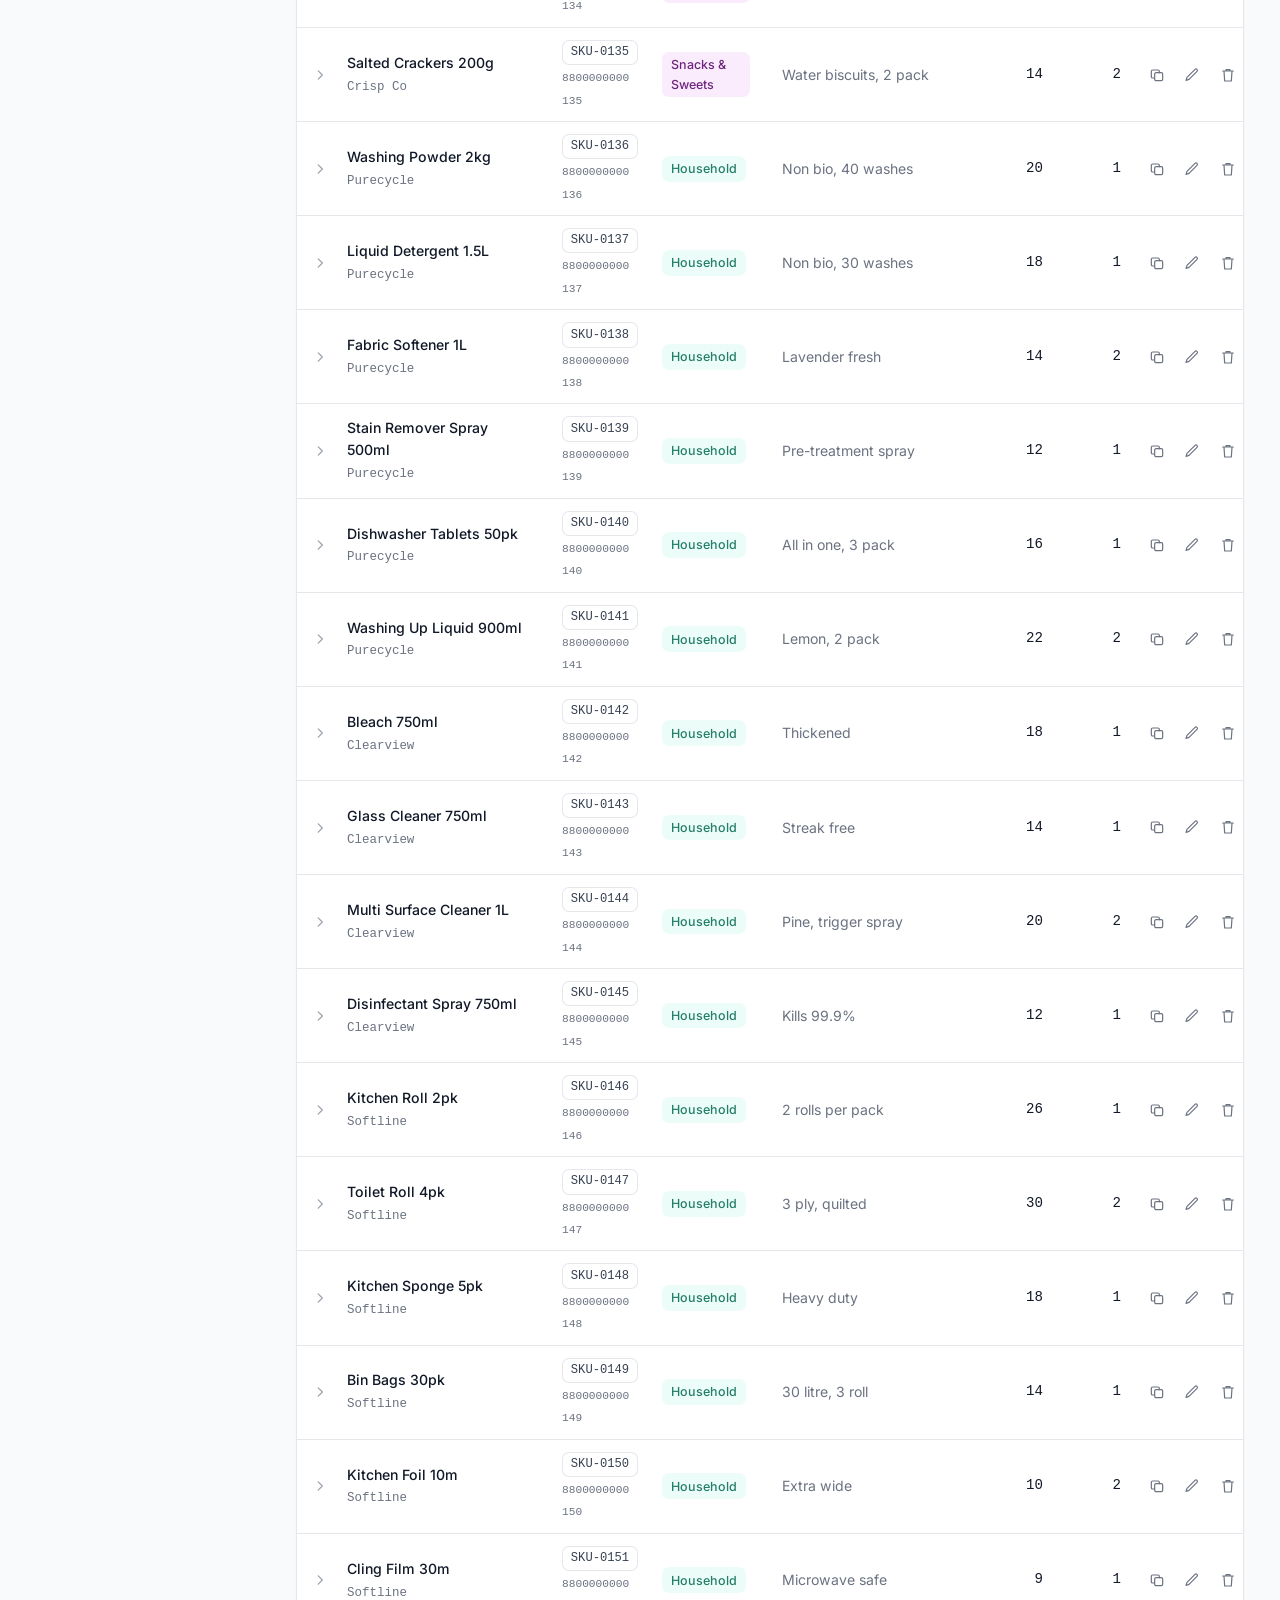
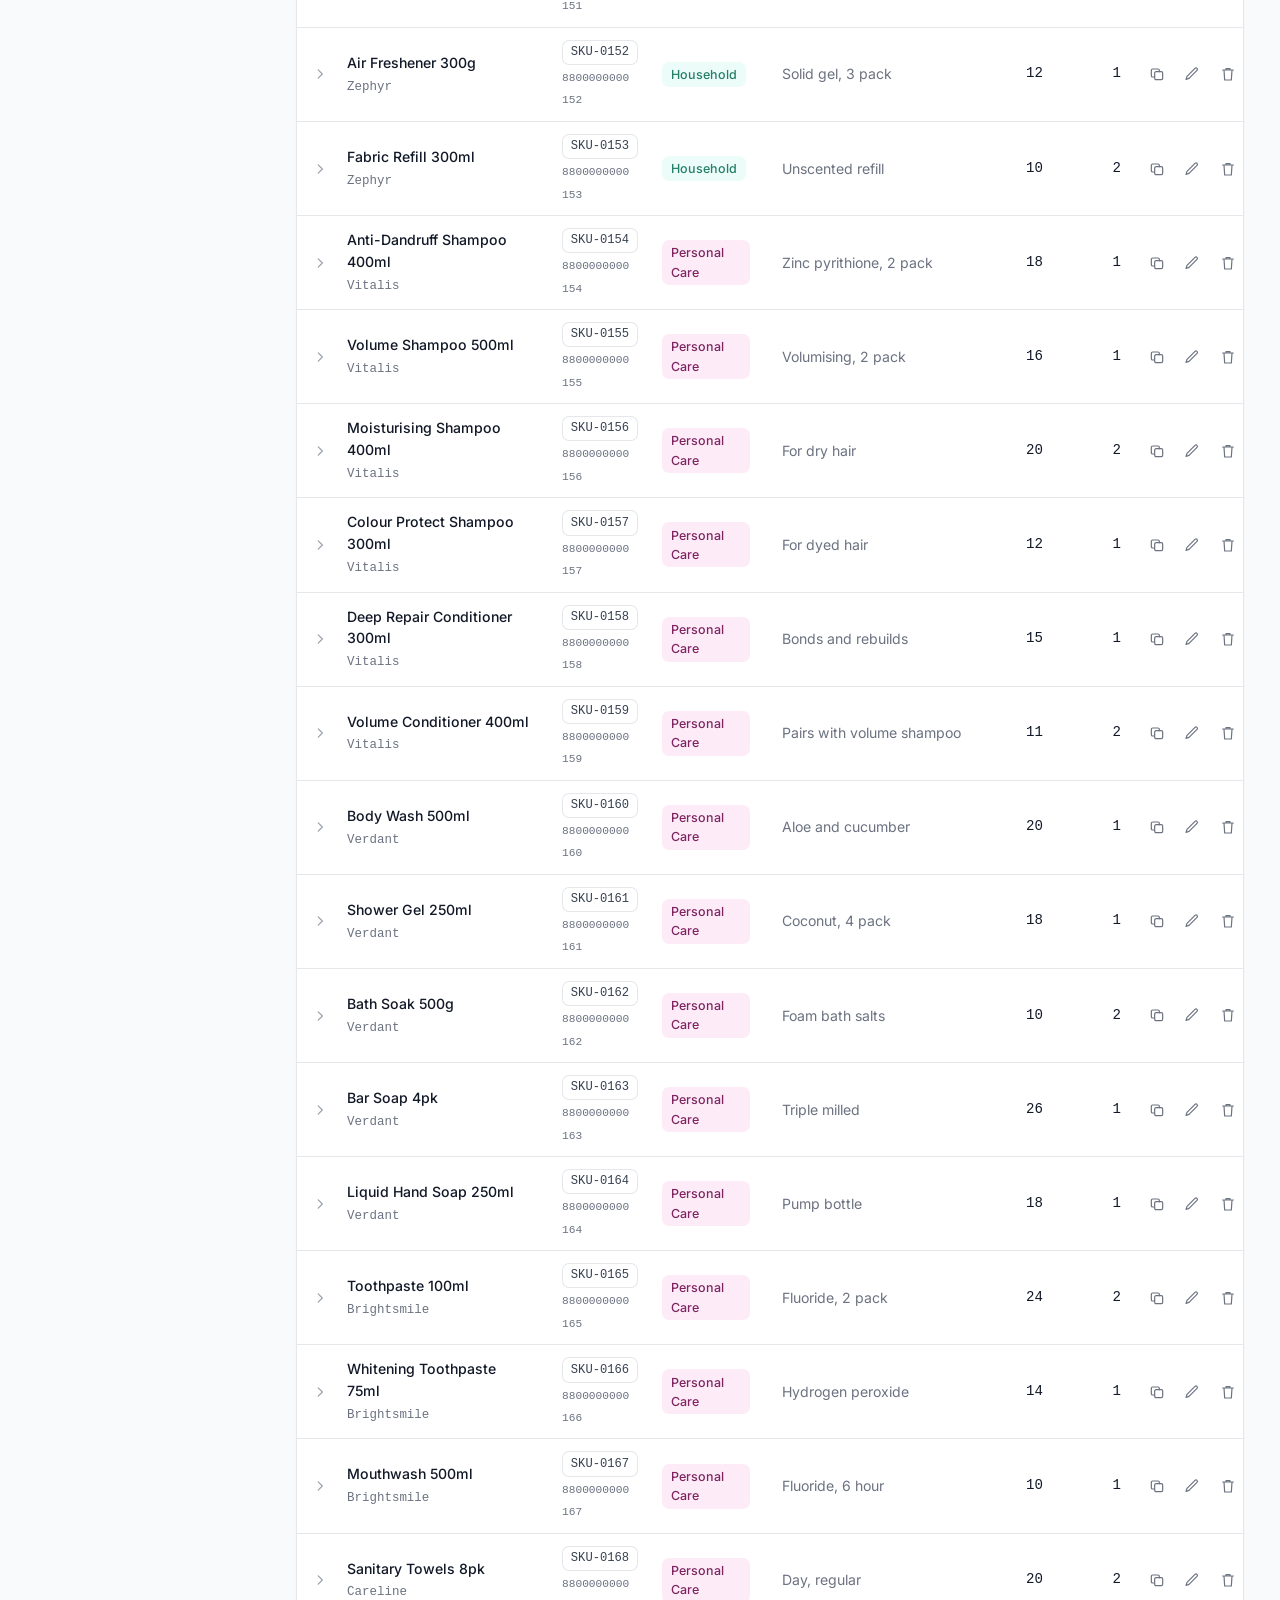
<file: products.html>
<!DOCTYPE html>
<html lang="en">
<head>
<meta charset="utf-8">
<meta name="viewport" content="width=device-width, initial-scale=1">
<title>Products &mdash; Stock Manager</title>
<link href="https://fonts.googleapis.com/css2?family=Inter:wght@400;500;600;700&display=swap" rel="stylesheet">
<link rel="stylesheet" href="assets/css/styles.css">
<link rel="icon" href="data:image/svg+xml,<svg xmlns='http://www.w3.org/2000/svg' viewBox='0 0 100 100'><rect width='100' height='100' rx='22' fill='%232563eb'/><text y='.86em' x='50' text-anchor='middle' font-size='58'>&#128230;</text></svg>">
</head>
<body>
<div class="shell">

  <aside class="sidebar">
    <a class="brand" href="dashboard.html">
      <span class="brand__mark">
        <svg viewBox="0 0 24 24" fill="none" stroke="currentColor" stroke-width="1.8" stroke-linecap="round" stroke-linejoin="round">
          <path d="M8 4h8a1.8 1.8 0 0 1 1.8 1.8V6H6.2v-.2A1.8 1.8 0 0 1 8 4z"/>
          <rect x="3.5" y="6" width="17" height="14.5" rx="2.2"/>
          <path d="M9.5 11h5M9.5 14.5h5"/>
        </svg>
      </span>
      <span>
        <span class="brand__name">Stock Manager</span>
        <span class="brand__sub">Warehouse System</span>
      </span>
    </a>

    <nav class="nav" aria-label="Main">
      <a href="dashboard.html">
        <svg viewBox="0 0 24 24" fill="none" stroke="currentColor" stroke-width="1.8"><rect x="3" y="3" width="7" height="7" rx="1.5"/><rect x="14" y="3" width="7" height="7" rx="1.5"/><rect x="3" y="14" width="7" height="7" rx="1.5"/><rect x="14" y="14" width="7" height="7" rx="1.5"/></svg>
        Dashboard
      </a>
      <a href="locations.html">
        <svg viewBox="0 0 24 24" fill="none" stroke="currentColor" stroke-width="1.8" stroke-linecap="round" stroke-linejoin="round"><path d="M3 21V9l9-5 9 5v12"/><path d="M8 21v-7h8v7"/><path d="M3 21h18"/></svg>
        Warehouses
      </a>
      <a href="products.html" aria-current="page">
        <svg viewBox="0 0 24 24" fill="none" stroke="currentColor" stroke-width="1.8" stroke-linecap="round" stroke-linejoin="round"><path d="M12 2.8l8 4.2v9.9l-8 4.3-8-4.3V7z"/><path d="M4 7.1l8 4.2 8-4.2M12 11.3V21"/></svg>
        Products
      </a>
      <a href="stock.html">
        <svg viewBox="0 0 24 24" fill="none" stroke="currentColor" stroke-width="1.8" stroke-linecap="round" stroke-linejoin="round"><path d="M12 3l9 5-9 5-9-5z"/><path d="M3 13l9 5 9-5M3 17.5l9 5 9-5"/></svg>
        Stock Management
      </a>
      <a href="transfers.html">
        <svg viewBox="0 0 24 24" fill="none" stroke="currentColor" stroke-width="1.8" stroke-linecap="round" stroke-linejoin="round"><path d="M4 8h13l-3-3M20 16H7l3 3"/></svg>
        Transfers
      </a>
      <a href="reports.html">
        <svg viewBox="0 0 24 24" fill="none" stroke="currentColor" stroke-width="1.8" stroke-linecap="round" stroke-linejoin="round"><path d="M4 20V10M10 20V4M16 20v-7M22 20H2"/></svg>
        Reports
      </a>

      <a href="expiry.html">
        <svg viewBox="0 0 24 24" fill="none" stroke="currentColor" stroke-width="1.8" stroke-linecap="round" stroke-linejoin="round"><circle cx="12" cy="13" r="8"/><path d="M12 9v4l2.5 2.5M9 2h6"/></svg>
        Expiry &amp; Dead Stock
      </a>
      <a href="lowstock.html">
        <svg viewBox="0 0 24 24" fill="none" stroke="currentColor" stroke-width="1.8" stroke-linecap="round" stroke-linejoin="round"><path d="M12 3.5l9 16.5H3z"/><path d="M12 9.5v4.5M12 17v.2"/></svg>
        Low Stock
      </a>
      <a href="inventory.html">
        <svg viewBox="0 0 24 24" fill="none" stroke="currentColor" stroke-width="1.8" stroke-linecap="round" stroke-linejoin="round"><path d="M9 4h6v3H9z"/><path d="M9 5.5H6.5A1.5 1.5 0 0 0 5 7v12a1.5 1.5 0 0 0 1.5 1.5h11A1.5 1.5 0 0 0 19 19V7a1.5 1.5 0 0 0-1.5-1.5H15"/><path d="M9.5 13.5l2 2 4-4.5"/></svg>
        Inventarizatsiya
      </a>

      <a href="users.html" data-boss-only>
        <svg viewBox="0 0 24 24" fill="none" stroke="currentColor" stroke-width="1.8" stroke-linecap="round" stroke-linejoin="round"><circle cx="9" cy="8" r="3.5"/><path d="M2.5 20a6.5 6.5 0 0 1 13 0"/><path d="M16 5a3.5 3.5 0 0 1 0 7M21.5 20a6.5 6.5 0 0 0-4.5-6.2"/></svg>
        Foydalanuvchilar
      </a>
    </nav>

    <div class="side-foot">
      
      Click any product row to reveal where it is &mdash; row and shelf.
    
      <button type="button" class="linkbtn" data-action="reset-demo">Reset demo data</button>
      <button type="button" class="linkbtn" data-auth-logout>Chiqish</button>
    </div>
  </aside>

  <div class="main">
    <div class="content">

      <div class="page-head">
        <div>
          <h1>Products</h1>
          <p>Manage product catalog</p>
        </div>
        <div class="page-head__actions">
          <button class="btn" type="button" data-action="add-product">
            <svg viewBox="0 0 24 24" fill="none" stroke="currentColor" stroke-width="2.2" stroke-linecap="round"><path d="M12 5v14M5 12h14"/></svg>
            Add Product
          </button>
        </div>
      </div>

      <!-- ===== one filter per column (SKU is skipped) ===== -->
      <div class="filterbar">
        <button class="btn btn--ghost btn--sm" type="button" data-filter-toggle aria-expanded="false" aria-controls="filter-panel">
          <svg viewBox="0 0 24 24" fill="none" stroke="currentColor" stroke-width="1.9" stroke-linecap="round" stroke-linejoin="round"><path d="M3 5h18l-7 8v6l-4 2v-8z"/></svg>
          Filters
          <span class="filterbadge" data-filter-count hidden>0</span>
        </button>
        <div class="filtersummary" data-filter-summary></div>
      </div>

      <div class="filterpanel" id="filter-panel" data-filter-panel hidden>
        <div class="filtergrid">

          <div class="filtercell">
            <label for="f-product">Product name</label>
            <input class="input" id="f-product" type="search" data-f="product" autocomplete="off"
                   placeholder="Name, brand or SKU...">
          </div>

          <div class="filtercell">
            <label for="f-sku">SKU</label>
            <input class="input" id="f-sku" type="search" data-f="sku" autocomplete="off"
                   placeholder="SKU-0154 or 0154">
          </div>

          <div class="filtercell">
            <label for="f-desc">Description</label>
            <input class="input" id="f-desc" type="search" data-f="desc" autocomplete="off"
                   placeholder="Words in the description...">
          </div>

          <div class="filtercell">
            <label for="f-cat">Category</label>
            <select class="select" id="f-cat" data-f="cat"></select>
          </div>

          <div class="filtercell">
            <label for="f-brand">Brand</label>
            <select class="select" id="f-brand" data-f="brand"></select>
          </div>

          <div class="filtercell">
            <label for="f-smin">Total stock</label>
            <div class="range">
              <input class="input" id="f-smin" type="number" min="0" data-f="stockMin" placeholder="min" aria-label="Minimum total stock">
              <span>&ndash;</span>
              <input class="input" type="number" min="0" data-f="stockMax" placeholder="max" aria-label="Maximum total stock">
            </div>
          </div>

          <div class="filtercell">
            <label for="f-lmin">Locations held</label>
            <div class="range">
              <input class="input" id="f-lmin" type="number" min="1" max="9" data-f="locMin" placeholder="min" aria-label="Minimum locations">
              <span>&ndash;</span>
              <input class="input" type="number" min="1" max="9" data-f="locMax" placeholder="max" aria-label="Maximum locations">
            </div>
            <span class="hint">Shelf plus any back-room stock</span>
          </div>

          <div class="filtercell">
            <label for="f-stockstat">Stock status</label>
            <select class="select" id="f-stockstat" data-f="stockStatus">
              <option value="all">Any status</option>
              <option value="ok">In stock</option>
              <option value="low">Low stock</option>
              <option value="out">Out of stock</option>
            </select>
          </div>

          <div class="filtercell">
            <label for="f-row">Row / aisle</label>
            <select class="select" id="f-row" data-f="row"></select>
          </div>

          <div class="filtercell">
            <label for="f-shelf">Shelf</label>
            <select class="select" id="f-shelf" data-f="shelf"></select>
          </div>

        </div>
        <div class="filterfoot">
          <button class="btn btn--ghost btn--sm" type="button" data-filter-clear>Clear all filters</button>
          <span class="spacer"></span>
          <span style="font-size:.78rem;color:var(--muted)">
            Every column has its own filter &mdash; click a row to see its shelf
          </span>
        </div>
      </div>

      <div data-products></div>

    </div>
  </div>
</div>

<script src="assets/js/vendor/xlsx.full.min.js"></script>
<script src="assets/js/data.js"></script>
<script src="assets/js/store.js"></script>
<script src="assets/js/ui.js"></script>
<script src="assets/js/auth.js"></script>
<script src="assets/js/app.js"></script>
</body>
</html>
</file>
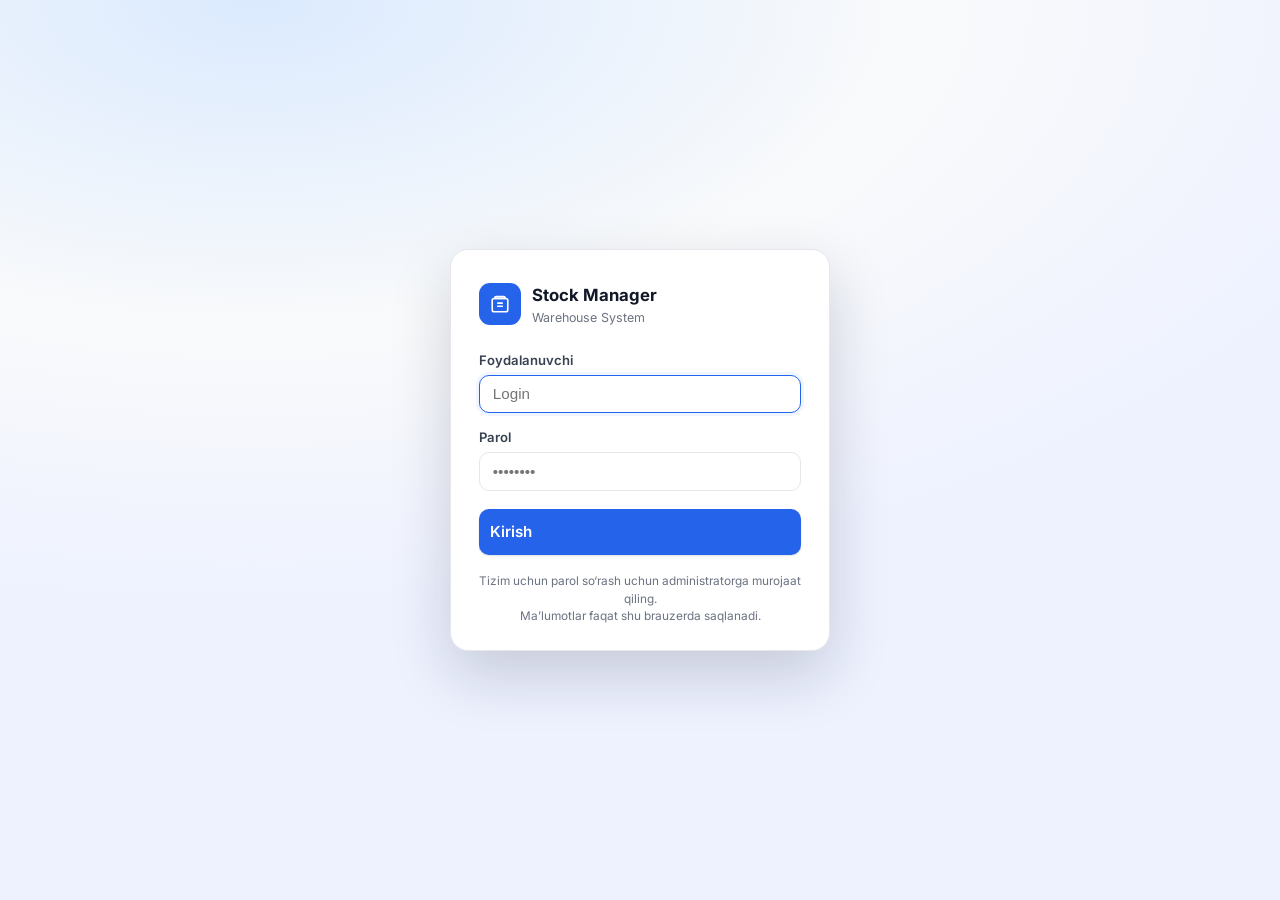
<file: reports.html>
<!DOCTYPE html>
<html lang="en">
<head>
<meta charset="utf-8">
<meta name="viewport" content="width=device-width, initial-scale=1">
<title>Reports &amp; Analytics &mdash; Stock Manager</title>
<link href="https://fonts.googleapis.com/css2?family=Inter:wght@400;500;600;700&display=swap" rel="stylesheet">
<link rel="stylesheet" href="assets/css/styles.css">
<link rel="icon" href="data:image/svg+xml,<svg xmlns='http://www.w3.org/2000/svg' viewBox='0 0 100 100'><rect width='100' height='100' rx='22' fill='%232563eb'/><text y='.86em' x='50' text-anchor='middle' font-size='58'>&#128230;</text></svg>">
</head>
<body>
<div class="shell">

  <aside class="sidebar">
    <a class="brand" href="dashboard.html">
      <span class="brand__mark">
        <svg viewBox="0 0 24 24" fill="none" stroke="currentColor" stroke-width="1.8" stroke-linecap="round" stroke-linejoin="round">
          <path d="M8 4h8a1.8 1.8 0 0 1 1.8 1.8V6H6.2v-.2A1.8 1.8 0 0 1 8 4z"/>
          <rect x="3.5" y="6" width="17" height="14.5" rx="2.2"/>
          <path d="M9.5 11h5M9.5 14.5h5"/>
        </svg>
      </span>
      <span>
        <span class="brand__name">Stock Manager</span>
        <span class="brand__sub">Warehouse System</span>
      </span>
    </a>

    <nav class="nav" aria-label="Main">
      <a href="dashboard.html">
        <svg viewBox="0 0 24 24" fill="none" stroke="currentColor" stroke-width="1.8"><rect x="3" y="3" width="7" height="7" rx="1.5"/><rect x="14" y="3" width="7" height="7" rx="1.5"/><rect x="3" y="14" width="7" height="7" rx="1.5"/><rect x="14" y="14" width="7" height="7" rx="1.5"/></svg>
        Dashboard
      </a>
      <a href="locations.html">
        <svg viewBox="0 0 24 24" fill="none" stroke="currentColor" stroke-width="1.8" stroke-linecap="round" stroke-linejoin="round"><path d="M3 21V9l9-5 9 5v12"/><path d="M8 21v-7h8v7"/><path d="M3 21h18"/></svg>
        Warehouses
      </a>
      <a href="products.html">
        <svg viewBox="0 0 24 24" fill="none" stroke="currentColor" stroke-width="1.8" stroke-linecap="round" stroke-linejoin="round"><path d="M12 2.8l8 4.2v9.9l-8 4.3-8-4.3V7z"/><path d="M4 7.1l8 4.2 8-4.2M12 11.3V21"/></svg>
        Products
      </a>
      <a href="stock.html">
        <svg viewBox="0 0 24 24" fill="none" stroke="currentColor" stroke-width="1.8" stroke-linecap="round" stroke-linejoin="round"><path d="M12 3l9 5-9 5-9-5z"/><path d="M3 13l9 5 9-5M3 17.5l9 5 9-5"/></svg>
        Stock Management
      </a>
      <a href="transfers.html">
        <svg viewBox="0 0 24 24" fill="none" stroke="currentColor" stroke-width="1.8" stroke-linecap="round" stroke-linejoin="round"><path d="M4 8h13l-3-3M20 16H7l3 3"/></svg>
        Transfers
      </a>
      <a href="reports.html" aria-current="page">
        <svg viewBox="0 0 24 24" fill="none" stroke="currentColor" stroke-width="1.8" stroke-linecap="round" stroke-linejoin="round"><path d="M4 20V10M10 20V4M16 20v-7M22 20H2"/></svg>
        Reports
      </a>

      <a href="expiry.html">
        <svg viewBox="0 0 24 24" fill="none" stroke="currentColor" stroke-width="1.8" stroke-linecap="round" stroke-linejoin="round"><circle cx="12" cy="13" r="8"/><path d="M12 9v4l2.5 2.5M9 2h6"/></svg>
        Expiry &amp; Dead Stock
      </a>
      <a href="lowstock.html">
        <svg viewBox="0 0 24 24" fill="none" stroke="currentColor" stroke-width="1.8" stroke-linecap="round" stroke-linejoin="round"><path d="M12 3.5l9 16.5H3z"/><path d="M12 9.5v4.5M12 17v.2"/></svg>
        Low Stock
      </a>
      <a href="inventory.html">
        <svg viewBox="0 0 24 24" fill="none" stroke="currentColor" stroke-width="1.8" stroke-linecap="round" stroke-linejoin="round"><path d="M9 4h6v3H9z"/><path d="M9 5.5H6.5A1.5 1.5 0 0 0 5 7v12a1.5 1.5 0 0 0 1.5 1.5h11A1.5 1.5 0 0 0 19 19V7a1.5 1.5 0 0 0-1.5-1.5H15"/><path d="M9.5 13.5l2 2 4-4.5"/></svg>
        Inventarizatsiya
      </a>

      <a href="users.html" data-boss-only>
        <svg viewBox="0 0 24 24" fill="none" stroke="currentColor" stroke-width="1.8" stroke-linecap="round" stroke-linejoin="round"><circle cx="9" cy="8" r="3.5"/><path d="M2.5 20a6.5 6.5 0 0 1 13 0"/><path d="M16 5a3.5 3.5 0 0 1 0 7M21.5 20a6.5 6.5 0 0 0-4.5-6.2"/></svg>
        Foydalanuvchilar
      </a>
    </nav>

    <div class="side-foot">
      Charts animate on load and replay when you switch tabs.
      <button type="button" class="linkbtn" data-action="reset-demo">Reset demo data</button>
      <button type="button" class="linkbtn" data-auth-logout>Chiqish</button>
    </div>
  </aside>

  <div class="main">
    <div class="content" data-reports>

      <div class="page-head">
        <div>
          <h1>Reports &amp; Analytics</h1>
          <p>Comprehensive stock and warehouse insights</p>
        </div>
      </div>

      <div class="tabs" role="tablist" style="margin-bottom:1.5rem">
        <button role="tab" data-tab="overview"    aria-selected="true">Overview</button>
        <button role="tab" data-tab="analysis"    aria-selected="false">Stock Analysis</button>
        <button role="tab" data-tab="performance" aria-selected="false">Warehouse Performance</button>
        <button role="tab" data-tab="alerts"      aria-selected="false">Alerts &amp; Actions</button>
      </div>

      <!-- ---------- overview ---------- -->
      <section class="tabpanel" id="overview" role="tabpanel">
        <div class="grid grid--4" data-kpis></div>

        <div class="grid grid--2">
          <div class="card">
            <div class="card__head">
              <h2>Stock Distribution by Category</h2>
              <span class="right">
                <button class="icon-btn" type="button" data-action="export-report" data-what="stock" title="Download stock report (CSV)" aria-label="Download stock report as CSV">
                  <svg viewBox="0 0 24 24" fill="none" stroke="currentColor" stroke-width="1.9" stroke-linecap="round" stroke-linejoin="round"><path d="M12 3.5v11M7.5 10.5l4.5 4.5 4.5-4.5"/><path d="M4 19.5h16"/></svg>
                </button>
              </span>
            </div>
            <div class="card__body" data-donut></div>
          </div>

          <div class="card">
            <div class="card__head"><h2>Activity Trend (Last 7 Days)</h2></div>
            <div class="card__body" data-trend></div>
          </div>
        </div>
      </section>

      <!-- ---------- stock analysis ---------- -->
      <section class="tabpanel" id="analysis" role="tabpanel" hidden>
        <div class="grid grid--2">
          <div class="card">
            <div class="card__head"><h2>Units by Category</h2></div>
            <div class="card__body" data-cat-bars></div>
          </div>
          <div class="card">
            <div class="card__head"><h2>Stock Value by Category</h2></div>
            <div class="card__body" data-value-bars></div>
          </div>
        </div>

        <div class="card">
          <div class="card__head"><h2>Slowest Moving Lines</h2></div>
          <div class="card--flush" data-slow></div>
        </div>
      </section>

      <!-- ---------- warehouse performance ---------- -->
      <section class="tabpanel" id="performance" role="tabpanel" hidden>
        <div class="card">
          <div class="card__head"><h2>Utilization by Warehouse</h2></div>
          <div class="card__body" data-util-bars></div>
        </div>
        <div class="card">
          <div class="card__head"><h2>Units per Warehouse</h2></div>
          <div class="card--flush" data-loc-table></div>
        </div>
      </section>

      <!-- ---------- alerts ---------- -->
      <section class="tabpanel" id="alerts" role="tabpanel" hidden>
        <div class="card">
          <div class="card__head"><h2>Lines at or Below Minimum</h2></div>
          <div class="card--flush" data-alert-table></div>
        </div>
      </section>

    </div>
  </div>
</div>

<script src="assets/js/data.js"></script>
<script src="assets/js/store.js"></script>
<script src="assets/js/ui.js"></script>
<script src="assets/js/auth.js"></script>
<script src="assets/js/app.js"></script>
</body>
</html>
</file>
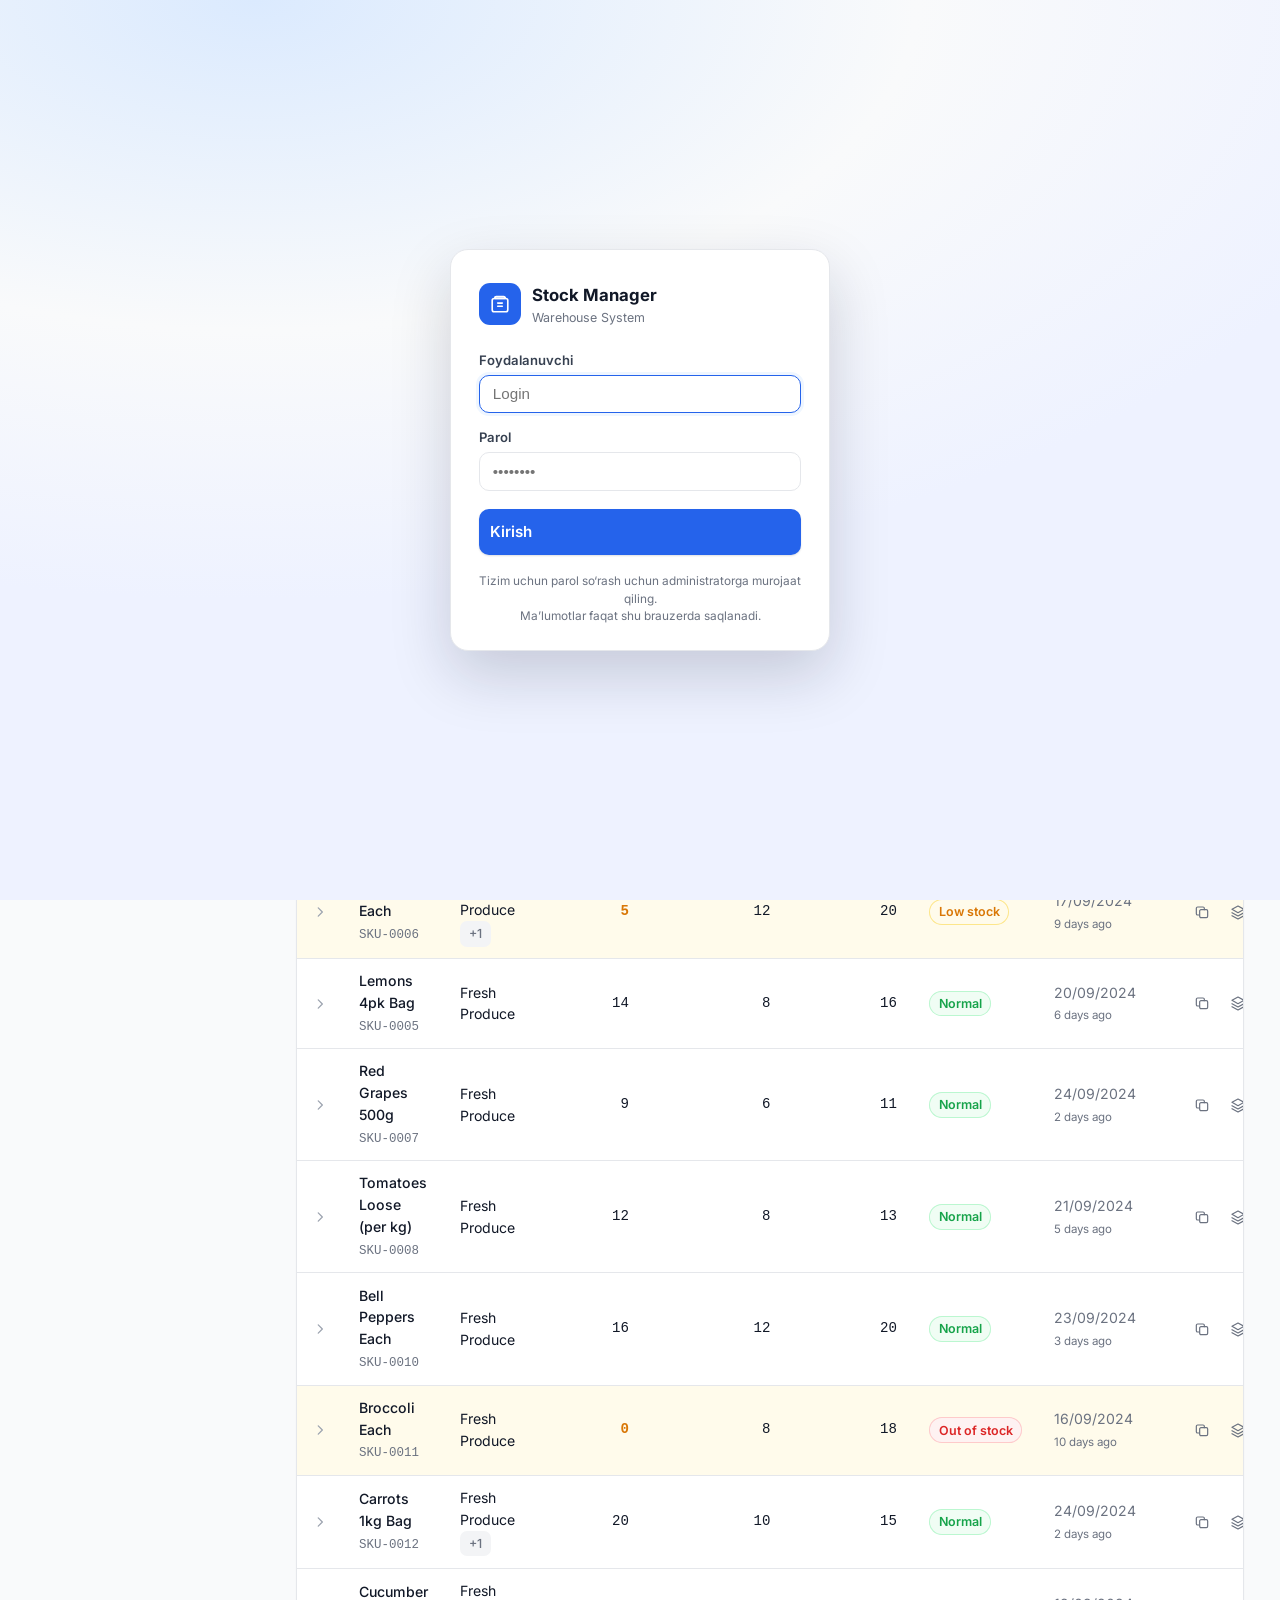
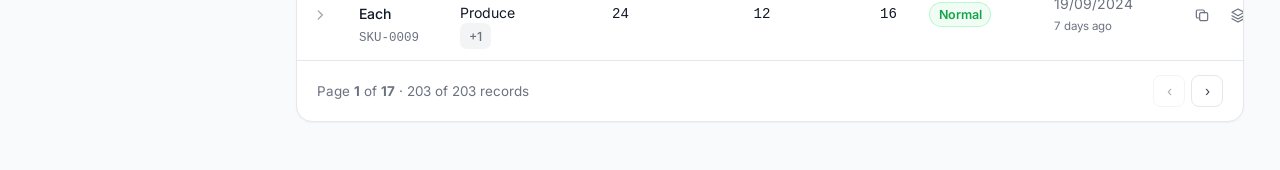
<file: stock.html>
<!DOCTYPE html>
<html lang="en">
<head>
<meta charset="utf-8">
<meta name="viewport" content="width=device-width, initial-scale=1">
<title>Stock Management &mdash; Stock Manager</title>
<link href="https://fonts.googleapis.com/css2?family=Inter:wght@400;500;600;700&display=swap" rel="stylesheet">
<link rel="stylesheet" href="assets/css/styles.css">
<link rel="icon" href="data:image/svg+xml,<svg xmlns='http://www.w3.org/2000/svg' viewBox='0 0 100 100'><rect width='100' height='100' rx='22' fill='%232563eb'/><text y='.86em' x='50' text-anchor='middle' font-size='58'>&#128230;</text></svg>">
</head>
<body>
<div class="shell">

  <aside class="sidebar">
    <a class="brand" href="dashboard.html">
      <span class="brand__mark">
        <svg viewBox="0 0 24 24" fill="none" stroke="currentColor" stroke-width="1.8" stroke-linecap="round" stroke-linejoin="round">
          <path d="M8 4h8a1.8 1.8 0 0 1 1.8 1.8V6H6.2v-.2A1.8 1.8 0 0 1 8 4z"/>
          <rect x="3.5" y="6" width="17" height="14.5" rx="2.2"/>
          <path d="M9.5 11h5M9.5 14.5h5"/>
        </svg>
      </span>
      <span>
        <span class="brand__name">Stock Manager</span>
        <span class="brand__sub">Warehouse System</span>
      </span>
    </a>

    <nav class="nav" aria-label="Main">
      <a href="dashboard.html">
        <svg viewBox="0 0 24 24" fill="none" stroke="currentColor" stroke-width="1.8"><rect x="3" y="3" width="7" height="7" rx="1.5"/><rect x="14" y="3" width="7" height="7" rx="1.5"/><rect x="3" y="14" width="7" height="7" rx="1.5"/><rect x="14" y="14" width="7" height="7" rx="1.5"/></svg>
        Dashboard
      </a>
      <a href="locations.html">
        <svg viewBox="0 0 24 24" fill="none" stroke="currentColor" stroke-width="1.8" stroke-linecap="round" stroke-linejoin="round"><path d="M3 21V9l9-5 9 5v12"/><path d="M8 21v-7h8v7"/><path d="M3 21h18"/></svg>
        Warehouses
      </a>
      <a href="products.html">
        <svg viewBox="0 0 24 24" fill="none" stroke="currentColor" stroke-width="1.8" stroke-linecap="round" stroke-linejoin="round"><path d="M12 2.8l8 4.2v9.9l-8 4.3-8-4.3V7z"/><path d="M4 7.1l8 4.2 8-4.2M12 11.3V21"/></svg>
        Products
      </a>
      <a href="stock.html" aria-current="page">
        <svg viewBox="0 0 24 24" fill="none" stroke="currentColor" stroke-width="1.8" stroke-linecap="round" stroke-linejoin="round"><path d="M12 3l9 5-9 5-9-5z"/><path d="M3 13l9 5 9-5M3 17.5l9 5 9-5"/></svg>
        Stock Management
      </a>
      <a href="transfers.html">
        <svg viewBox="0 0 24 24" fill="none" stroke="currentColor" stroke-width="1.8" stroke-linecap="round" stroke-linejoin="round"><path d="M4 8h13l-3-3M20 16H7l3 3"/></svg>
        Transfers
      </a>
      <a href="reports.html">
        <svg viewBox="0 0 24 24" fill="none" stroke="currentColor" stroke-width="1.8" stroke-linecap="round" stroke-linejoin="round"><path d="M4 20V10M10 20V4M16 20v-7M22 20H2"/></svg>
        Reports
      </a>

      <a href="expiry.html">
        <svg viewBox="0 0 24 24" fill="none" stroke="currentColor" stroke-width="1.8" stroke-linecap="round" stroke-linejoin="round"><circle cx="12" cy="13" r="8"/><path d="M12 9v4l2.5 2.5M9 2h6"/></svg>
        Expiry &amp; Dead Stock
      </a>
      <a href="lowstock.html">
        <svg viewBox="0 0 24 24" fill="none" stroke="currentColor" stroke-width="1.8" stroke-linecap="round" stroke-linejoin="round"><path d="M12 3.5l9 16.5H3z"/><path d="M12 9.5v4.5M12 17v.2"/></svg>
        Low Stock
      </a>
      <a href="inventory.html">
        <svg viewBox="0 0 24 24" fill="none" stroke="currentColor" stroke-width="1.8" stroke-linecap="round" stroke-linejoin="round"><path d="M9 4h6v3H9z"/><path d="M9 5.5H6.5A1.5 1.5 0 0 0 5 7v12a1.5 1.5 0 0 0 1.5 1.5h11A1.5 1.5 0 0 0 19 19V7a1.5 1.5 0 0 0-1.5-1.5H15"/><path d="M9.5 13.5l2 2 4-4.5"/></svg>
        Inventarizatsiya
      </a>

      <a href="users.html" data-boss-only>
        <svg viewBox="0 0 24 24" fill="none" stroke="currentColor" stroke-width="1.8" stroke-linecap="round" stroke-linejoin="round"><circle cx="9" cy="8" r="3.5"/><path d="M2.5 20a6.5 6.5 0 0 1 13 0"/><path d="M16 5a3.5 3.5 0 0 1 0 7M21.5 20a6.5 6.5 0 0 0-4.5-6.2"/></svg>
        Foydalanuvchilar
      </a>
    </nav>

    <div class="side-foot">
      
      Click any row to reveal the exact row and shelf.
    
      <button type="button" class="linkbtn" data-action="reset-demo">Reset demo data</button>
      <button type="button" class="linkbtn" data-auth-logout>Chiqish</button>
    </div>
  </aside>

  <div class="main">
    <div class="content">

      <div class="page-head">
        <div>
          <h1>Stock Management</h1>
          <p>Track and manage inventory across warehouses</p>
        </div>
        <div class="page-head__actions">
          <button class="btn" type="button" data-action="add-record">
            <svg viewBox="0 0 24 24" fill="none" stroke="currentColor" stroke-width="2.2" stroke-linecap="round"><path d="M12 5v14M5 12h14"/></svg>
            Add Stock Record
          </button>
        </div>
      </div>

      <div class="chipbar" style="margin-bottom:1rem">
        <div class="chipwrap">
          <button class="chip" type="button" data-tab-all aria-pressed="true">All Stock</button>
          <button class="chip" type="button" data-tab-low aria-pressed="false">Low Stock</button>
          <button class="chip" type="button" data-tab-out aria-pressed="false">Out of Stock</button>
        </div>
      </div>

      <!-- ===== one filter per column ===== -->
      <div class="filterbar">
        <button class="btn btn--ghost btn--sm" type="button" data-filter-toggle aria-expanded="false" aria-controls="filter-panel">
          <svg viewBox="0 0 24 24" fill="none" stroke="currentColor" stroke-width="1.9" stroke-linecap="round" stroke-linejoin="round"><path d="M3 5h18l-7 8v6l-4 2v-8z"/></svg>
          Filters
          <span class="filterbadge" data-filter-count hidden>0</span>
        </button>
        <div class="filtersummary" data-filter-summary></div>
      </div>

      <div class="filterpanel" id="filter-panel" data-filter-panel hidden>
        <div class="filtergrid">

          <div class="filtercell">
            <label for="f-product">Product</label>
            <input class="input" id="f-product" type="search" data-f="product" autocomplete="off"
                   placeholder="Name, brand or SKU...">
          </div>

          <div class="filtercell">
            <label for="f-location">Location</label>
            <select class="select" id="f-location" data-f="location"></select>
          </div>

          <div class="filtercell">
            <label for="f-qmin">Quantity on hand</label>
            <div class="range">
              <input class="input" id="f-qmin" type="number" min="0" data-f="qtyMin" placeholder="min" aria-label="Minimum quantity">
              <span>&ndash;</span>
              <input class="input" type="number" min="0" data-f="qtyMax" placeholder="max" aria-label="Maximum quantity">
            </div>
          </div>

          <div class="filtercell">
            <label for="f-mmin">Min threshold</label>
            <div class="range">
              <input class="input" id="f-mmin" type="number" min="0" data-f="minMin" placeholder="min" aria-label="Minimum threshold from">
              <span>&ndash;</span>
              <input class="input" type="number" min="0" data-f="minMax" placeholder="max" aria-label="Minimum threshold to">
            </div>
          </div>

          <div class="filtercell">
            <label for="f-rmin">Reorder qty</label>
            <div class="range">
              <input class="input" id="f-rmin" type="number" min="0" data-f="reorderMin" placeholder="min" aria-label="Reorder quantity from">
              <span>&ndash;</span>
              <input class="input" type="number" min="0" data-f="reorderMax" placeholder="max" aria-label="Reorder quantity to">
            </div>
          </div>

          <div class="filtercell">
            <label for="f-status">Status</label>
            <select class="select" id="f-status" data-f="status">
              <option value="all">Any status</option>
              <option value="ok">Normal</option>
              <option value="low">Low stock</option>
              <option value="out">Out of stock</option>
            </select>
          </div>

          <div class="filtercell" style="grid-column:1/-1">
            <label for="f-date">Last restock date</label>
            <select class="select" id="f-date" data-f="date">
              <option value="all">Any date</option>
              <option value="d7">Last 7 days</option>
              <option value="d30">Last 30 days</option>
              <option value="d90">Last 90 days</option>
              <option value="old90">90+ days ago</option>
              <option value="custom">Custom range</option>
            </select>
            <div class="range" data-daterange hidden>
              <input class="input" type="date" data-f="from" aria-label="Restocked on or after">
              <span>&ndash;</span>
              <input class="input" type="date" data-f="to" aria-label="Restocked on or before">
            </div>
          </div>

        </div>
        <div class="filterfoot">
          <button class="btn btn--ghost btn--sm" type="button" data-filter-clear>Clear all filters</button>
          <span class="spacer"></span>
          <span class="hint" style="font-size:.78rem;color:var(--muted)">
            Press <b>/</b> to jump to the product box
          </span>
        </div>
      </div>

      <div data-stock></div>

    </div>
  </div>
</div>

<script src="assets/js/data.js"></script>
<script src="assets/js/store.js"></script>
<script src="assets/js/ui.js"></script>
<script src="assets/js/auth.js"></script>
<script src="assets/js/app.js"></script>
</body>
</html>
</file>
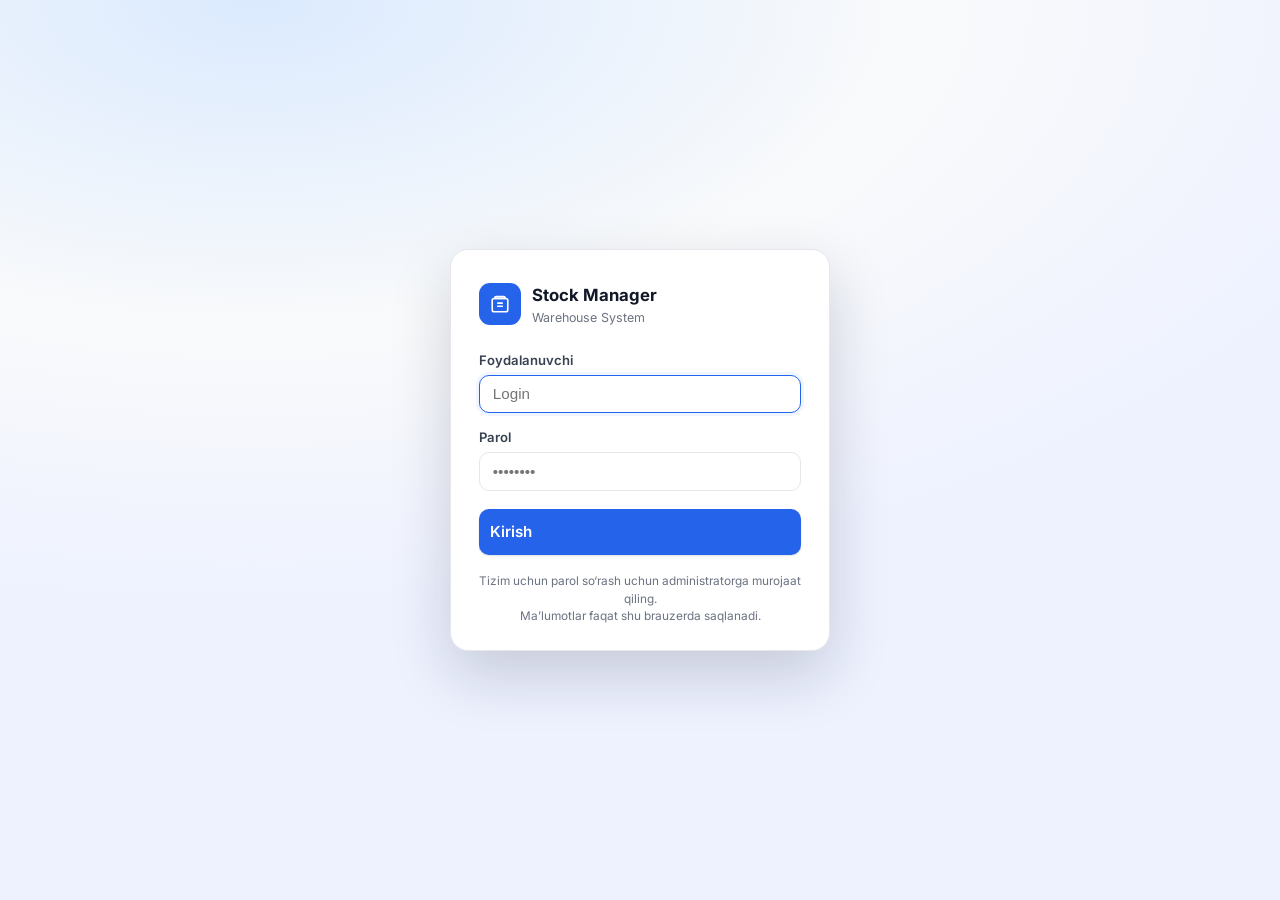
<file: transfers.html>
<!DOCTYPE html>
<html lang="en">
<head>
<meta charset="utf-8">
<meta name="viewport" content="width=device-width, initial-scale=1">
<title>Transfers &mdash; Stock Manager</title>
<link href="https://fonts.googleapis.com/css2?family=Inter:wght@400;500;600;700&display=swap" rel="stylesheet">
<link rel="stylesheet" href="assets/css/styles.css">
<link rel="icon" href="data:image/svg+xml,<svg xmlns='http://www.w3.org/2000/svg' viewBox='0 0 100 100'><rect width='100' height='100' rx='22' fill='%232563eb'/><text y='.86em' x='50' text-anchor='middle' font-size='58'>&#128230;</text></svg>">
</head>
<body>
<div class="shell">

  <aside class="sidebar">
    <a class="brand" href="dashboard.html">
      <span class="brand__mark">
        <svg viewBox="0 0 24 24" fill="none" stroke="currentColor" stroke-width="1.8" stroke-linecap="round" stroke-linejoin="round">
          <path d="M8 4h8a1.8 1.8 0 0 1 1.8 1.8V6H6.2v-.2A1.8 1.8 0 0 1 8 4z"/>
          <rect x="3.5" y="6" width="17" height="14.5" rx="2.2"/>
          <path d="M9.5 11h5M9.5 14.5h5"/>
        </svg>
      </span>
      <span>
        <span class="brand__name">Stock Manager</span>
        <span class="brand__sub">Warehouse System</span>
      </span>
    </a>

    <nav class="nav" aria-label="Main">
      <a href="dashboard.html">
        <svg viewBox="0 0 24 24" fill="none" stroke="currentColor" stroke-width="1.8"><rect x="3" y="3" width="7" height="7" rx="1.5"/><rect x="14" y="3" width="7" height="7" rx="1.5"/><rect x="3" y="14" width="7" height="7" rx="1.5"/><rect x="14" y="14" width="7" height="7" rx="1.5"/></svg>
        Dashboard
      </a>
      <a href="locations.html">
        <svg viewBox="0 0 24 24" fill="none" stroke="currentColor" stroke-width="1.8" stroke-linecap="round" stroke-linejoin="round"><path d="M3 21V9l9-5 9 5v12"/><path d="M8 21v-7h8v7"/><path d="M3 21h18"/></svg>
        Warehouses
      </a>
      <a href="products.html">
        <svg viewBox="0 0 24 24" fill="none" stroke="currentColor" stroke-width="1.8" stroke-linecap="round" stroke-linejoin="round"><path d="M12 2.8l8 4.2v9.9l-8 4.3-8-4.3V7z"/><path d="M4 7.1l8 4.2 8-4.2M12 11.3V21"/></svg>
        Products
      </a>
      <a href="stock.html">
        <svg viewBox="0 0 24 24" fill="none" stroke="currentColor" stroke-width="1.8" stroke-linecap="round" stroke-linejoin="round"><path d="M12 3l9 5-9 5-9-5z"/><path d="M3 13l9 5 9-5M3 17.5l9 5 9-5"/></svg>
        Stock Management
      </a>
      <a href="transfers.html" aria-current="page">
        <svg viewBox="0 0 24 24" fill="none" stroke="currentColor" stroke-width="1.8" stroke-linecap="round" stroke-linejoin="round"><path d="M4 8h13l-3-3M20 16H7l3 3"/></svg>
        Transfers
      </a>
      <a href="reports.html">
        <svg viewBox="0 0 24 24" fill="none" stroke="currentColor" stroke-width="1.8" stroke-linecap="round" stroke-linejoin="round"><path d="M4 20V10M10 20V4M16 20v-7M22 20H2"/></svg>
        Reports
      </a>

      <a href="expiry.html">
        <svg viewBox="0 0 24 24" fill="none" stroke="currentColor" stroke-width="1.8" stroke-linecap="round" stroke-linejoin="round"><circle cx="12" cy="13" r="8"/><path d="M12 9v4l2.5 2.5M9 2h6"/></svg>
        Expiry &amp; Dead Stock
      </a>
      <a href="lowstock.html">
        <svg viewBox="0 0 24 24" fill="none" stroke="currentColor" stroke-width="1.8" stroke-linecap="round" stroke-linejoin="round"><path d="M12 3.5l9 16.5H3z"/><path d="M12 9.5v4.5M12 17v.2"/></svg>
        Low Stock
      </a>
      <a href="inventory.html">
        <svg viewBox="0 0 24 24" fill="none" stroke="currentColor" stroke-width="1.8" stroke-linecap="round" stroke-linejoin="round"><path d="M9 4h6v3H9z"/><path d="M9 5.5H6.5A1.5 1.5 0 0 0 5 7v12a1.5 1.5 0 0 0 1.5 1.5h11A1.5 1.5 0 0 0 19 19V7a1.5 1.5 0 0 0-1.5-1.5H15"/><path d="M9.5 13.5l2 2 4-4.5"/></svg>
        Inventarizatsiya
      </a>

      <a href="users.html" data-boss-only>
        <svg viewBox="0 0 24 24" fill="none" stroke="currentColor" stroke-width="1.8" stroke-linecap="round" stroke-linejoin="round"><circle cx="9" cy="8" r="3.5"/><path d="M2.5 20a6.5 6.5 0 0 1 13 0"/><path d="M16 5a3.5 3.5 0 0 1 0 7M21.5 20a6.5 6.5 0 0 0-4.5-6.2"/></svg>
        Foydalanuvchilar
      </a>
    </nav>

    <div class="side-foot">
      Move stock between aisles and the back room.
      <button type="button" class="linkbtn" data-action="reset-demo">Reset demo data</button>
      <button type="button" class="linkbtn" data-auth-logout>Chiqish</button>
    </div>
  </aside>

  <div class="main">
    <div class="content">

      <div class="page-head">
        <div>
          <h1>Stock Transfers</h1>
          <p>Transfer inventory between warehouses</p>
        </div>
        <div class="page-head__actions">
          <button class="btn" type="button" data-action="new-transfer">
            <svg viewBox="0 0 24 24" fill="none" stroke="currentColor" stroke-width="2.2" stroke-linecap="round"><path d="M12 5v14M5 12h14"/></svg>
            New Transfer
          </button>
        </div>
      </div>

      <div class="grid grid--3" data-kpis></div>

      <div data-transfers></div>

    </div>
  </div>
</div>

<script src="assets/js/data.js"></script>
<script src="assets/js/store.js"></script>
<script src="assets/js/ui.js"></script>
<script src="assets/js/auth.js"></script>
<script src="assets/js/app.js"></script>
</body>
</html>
</file>
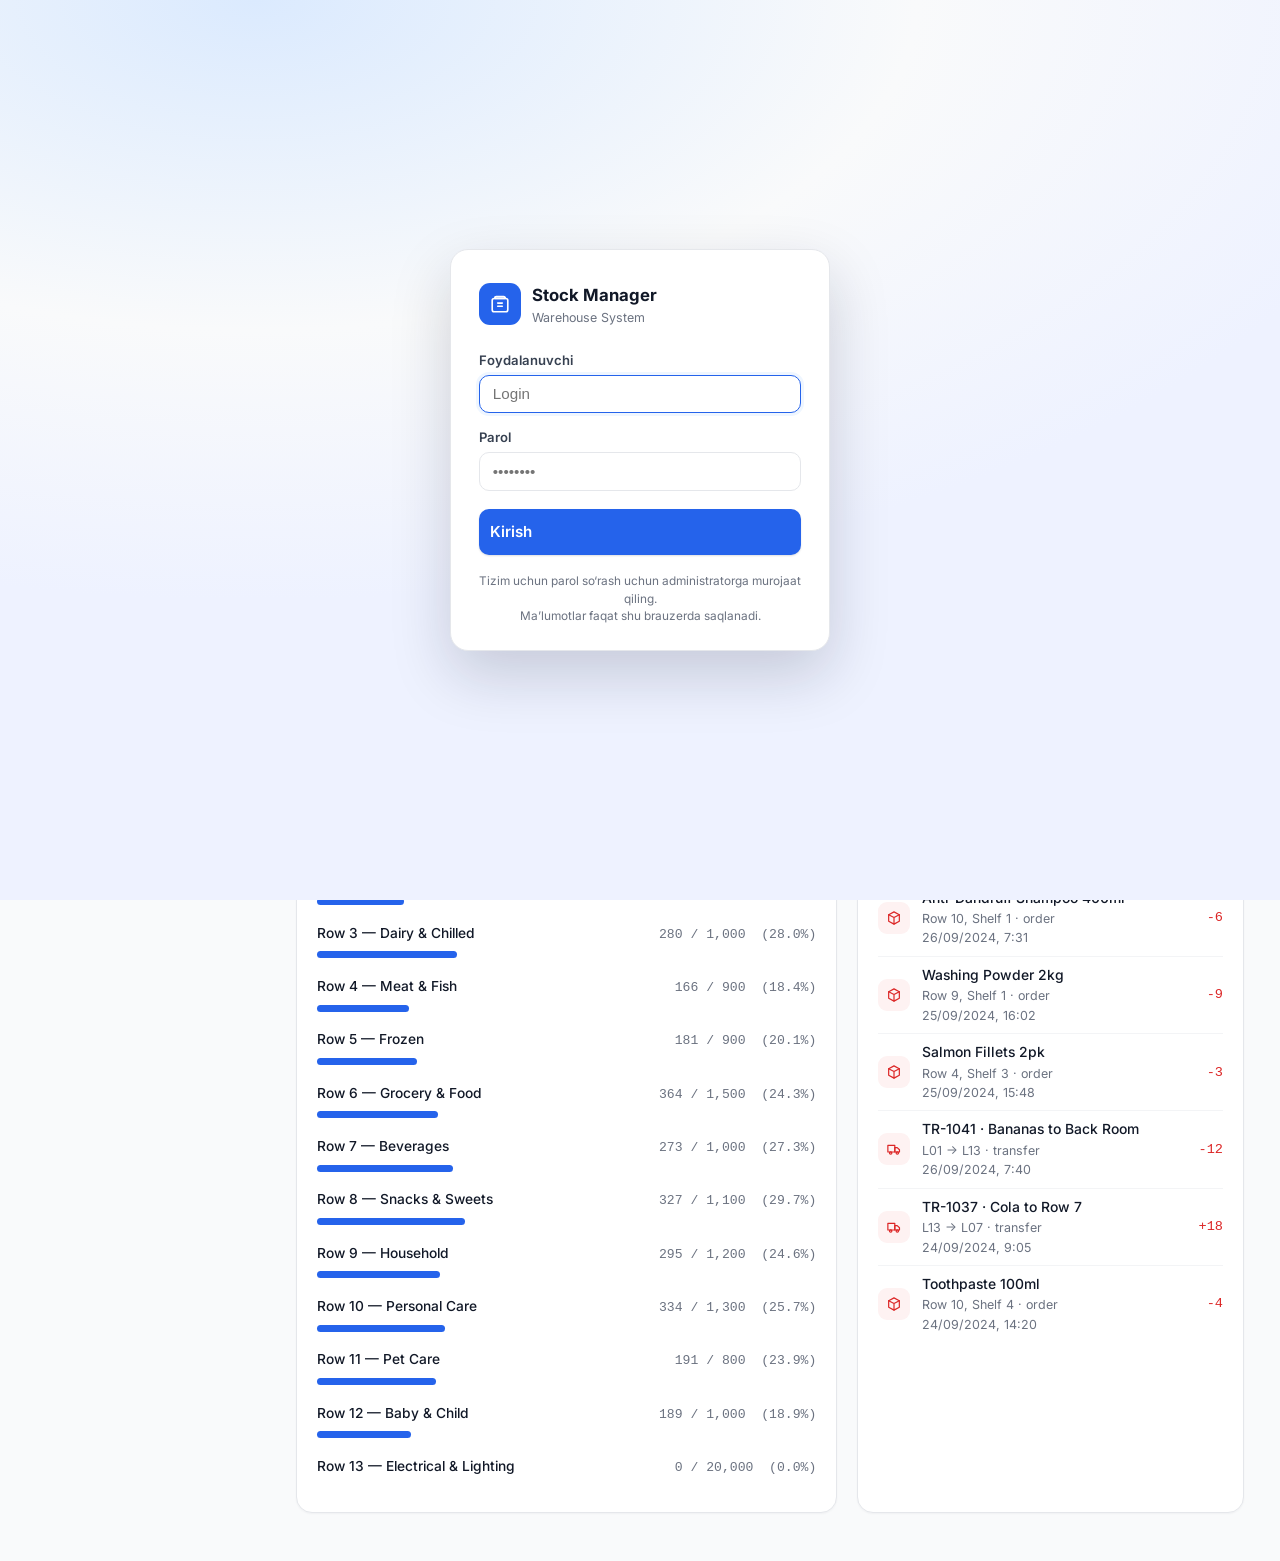
<file: users.html>
<!DOCTYPE html>
<html lang="uz">
<head>
<meta charset="utf-8">
<meta name="viewport" content="width=device-width, initial-scale=1">
<title>Foydalanuvchilar &mdash; Stock Manager</title>
<link href="https://fonts.googleapis.com/css2?family=Inter:wght@400;500;600;700&display=swap" rel="stylesheet">
<link rel="stylesheet" href="assets/css/styles.css">
<link rel="icon" href="data:image/svg+xml,<svg xmlns='http://www.w3.org/2000/svg' viewBox='0 0 100 100'><rect width='100' height='100' rx='22' fill='%232563eb'/><text y='.86em' x='50' text-anchor='middle' font-size='58'>&#128230;</text></svg>">
</head>
<body>
<div class="shell">

  <aside class="sidebar">
    <a class="brand" href="dashboard.html">
      <span class="brand__mark">
        <svg viewBox="0 0 24 24" fill="none" stroke="currentColor" stroke-width="1.8" stroke-linecap="round" stroke-linejoin="round">
          <path d="M8 4h8a1.8 1.8 0 0 1 1.8 1.8V6H6.2v-.2A1.8 1.8 0 0 1 8 4z"/>
          <rect x="3.5" y="6" width="17" height="14.5" rx="2.2"/>
          <path d="M9.5 11h5M9.5 14.5h5"/>
        </svg>
      </span>
      <span>
        <span class="brand__name">Stock Manager</span>
        <span class="brand__sub">Warehouse System</span>
      </span>
    </a>

    <nav class="nav" aria-label="Main">
      <a href="dashboard.html">
        <svg viewBox="0 0 24 24" fill="none" stroke="currentColor" stroke-width="1.8"><rect x="3" y="3" width="7" height="7" rx="1.5"/><rect x="14" y="3" width="7" height="7" rx="1.5"/><rect x="3" y="14" width="7" height="7" rx="1.5"/><rect x="14" y="14" width="7" height="7" rx="1.5"/></svg>
        Dashboard
      </a>
      <a href="locations.html">
        <svg viewBox="0 0 24 24" fill="none" stroke="currentColor" stroke-width="1.8" stroke-linecap="round" stroke-linejoin="round"><path d="M3 21V9l9-5 9 5v12"/><path d="M8 21v-7h8v7"/><path d="M3 21h18"/></svg>
        Warehouses
      </a>
      <a href="products.html">
        <svg viewBox="0 0 24 24" fill="none" stroke="currentColor" stroke-width="1.8" stroke-linecap="round" stroke-linejoin="round"><path d="M12 2.8l8 4.2v9.9l-8 4.3-8-4.3V7z"/><path d="M4 7.1l8 4.2 8-4.2M12 11.3V21"/></svg>
        Products
      </a>
      <a href="stock.html">
        <svg viewBox="0 0 24 24" fill="none" stroke="currentColor" stroke-width="1.8" stroke-linecap="round" stroke-linejoin="round"><path d="M12 3l9 5-9 5-9-5z"/><path d="M3 13l9 5 9-5M3 17.5l9 5 9-5"/></svg>
        Stock Management
      </a>
      <a href="transfers.html">
        <svg viewBox="0 0 24 24" fill="none" stroke="currentColor" stroke-width="1.8" stroke-linecap="round" stroke-linejoin="round"><path d="M4 8h13l-3-3M20 16H7l3 3"/></svg>
        Transfers
      </a>
      <a href="reports.html">
        <svg viewBox="0 0 24 24" fill="none" stroke="currentColor" stroke-width="1.8" stroke-linecap="round" stroke-linejoin="round"><path d="M4 20V10M10 20V4M16 20v-7M22 20H2"/></svg>
        Reports
      </a>
      <a href="expiry.html">
        <svg viewBox="0 0 24 24" fill="none" stroke="currentColor" stroke-width="1.8" stroke-linecap="round" stroke-linejoin="round"><circle cx="12" cy="13" r="8"/><path d="M12 9v4l2.5 2.5M9 2h6"/></svg>
        Expiry &amp; Dead Stock
      </a>
      <a href="lowstock.html">
        <svg viewBox="0 0 24 24" fill="none" stroke="currentColor" stroke-width="1.8" stroke-linecap="round" stroke-linejoin="round"><path d="M12 3.5l9 16.5H3z"/><path d="M12 9.5v4.5M12 17v.2"/></svg>
        Low Stock
      </a>
      <a href="inventory.html">
        <svg viewBox="0 0 24 24" fill="none" stroke="currentColor" stroke-width="1.8" stroke-linecap="round" stroke-linejoin="round"><path d="M9 4h6v3H9z"/><path d="M9 5.5H6.5A1.5 1.5 0 0 0 5 7v12a1.5 1.5 0 0 0 1.5 1.5h11A1.5 1.5 0 0 0 19 19V7a1.5 1.5 0 0 0-1.5-1.5H15"/><path d="M9.5 13.5l2 2 4-4.5"/></svg>
        Inventarizatsiya
      </a>
      <a href="users.html" aria-current="page" data-boss-only>
        <svg viewBox="0 0 24 24" fill="none" stroke="currentColor" stroke-width="1.8" stroke-linecap="round" stroke-linejoin="round"><circle cx="9" cy="8" r="3.5"/><path d="M2.5 20a6.5 6.5 0 0 1 13 0"/><path d="M16 5a3.5 3.5 0 0 1 0 7M21.5 20a6.5 6.5 0 0 0-4.5-6.2"/></svg>
        Foydalanuvchilar
      </a>
    </nav>

    <div class="side-foot">
      <button type="button" class="linkbtn" data-action="reset-demo">Reset demo data</button>
    </div>
  </aside>

  <div class="main">
    <div class="content" data-users>

      <div class="page-head">
        <div>
          <h1>Foydalanuvchilar</h1>
          <p>Hisob qo‘shish, parol o‘zgartirish va o‘chirish — faqat administrator uchun</p>
        </div>
        <div class="page-head__actions">
          <button class="btn btn--blue" type="button" data-action="add-user">
            <svg viewBox="0 0 24 24" fill="none" stroke="currentColor" stroke-width="2" stroke-linecap="round"><path d="M12 5v14M5 12h14"/></svg>
            Yangi foydalanuvchi
          </button>
        </div>
      </div>

      <div data-users-list></div>

      <div class="foot">
        <span>Parollar brauzerda saqlanadi va koddan ko‘rinadi — demo darajadagi himoya.</span>
        <span>Foydalanuvchi o‘chirilsa, uning sotuv cheklari tarixda qoladi.</span>
      </div>

    </div>
  </div>
</div>

<script src="assets/js/data.js"></script>
<script src="assets/js/store.js"></script>
<script src="assets/js/ui.js"></script>
<script src="assets/js/auth.js"></script>
<script src="assets/js/app.js"></script>
</body>
</html>
</file>
<file: assets/css/styles.css>
/* =============================================================
   Stock Manager — warehouse system UI
   1. Tokens          5. Cards & stats
   2. Reset / layout  6. Tables
   3. Sidebar         7. Expandable detail
   4. Page header     8. Charts / tabs / animation
   ============================================================= */

:root {
  --blue:        #2563eb;
  --blue-dark:   #1d4ed8;
  --blue-50:     #eff6ff;
  --blue-100:    #dbeafe;

  --ink:         #111827;
  --ink-2:       #374151;
  --muted:       #6b7280;
  --muted-2:     #9ca3af;

  --bg:          #f9fafb;
  --panel:       #ffffff;
  --line:        #e5e7eb;
  --line-2:      #f3f4f6;

  --green:       #16a34a;
  --green-bg:    #f0fdf4;
  --amber:       #d97706;
  --amber-bg:    #fffbeb;
  --red:         #dc2626;
  --red-bg:      #fef2f2;
  --violet:      #7c3aed;
  --teal:        #0891b2;
  --amber-chart: #f59e0b;
  --green-chart: #10b981;

  --r:    12px;
  --r-lg: 16px;
  --sidebar: 260px;
  --sans: "Inter", "Segoe UI", system-ui, -apple-system, Arial, sans-serif;
  --mono: ui-monospace, "Cascadia Mono", "SF Mono", Consolas, "Liberation Mono", monospace;
}

* { box-sizing: border-box; }
*::before, *::after { box-sizing: border-box; }

body {
  margin: 0;
  font-family: var(--sans);
  font-size: 15px;
  line-height: 1.55;
  color: var(--ink);
  background: var(--bg);
  -webkit-font-smoothing: antialiased;
}

h1 { font-size: 1.55rem; font-weight: 700; margin: 0 0 .15rem; letter-spacing: -.015em; }
h2 { font-size: 1.05rem; font-weight: 600; margin: 0; }
h3 { font-size: .95rem; font-weight: 600; margin: 0; }
p  { margin: 0; }
a  { color: var(--blue); text-decoration: none; }
a:hover { text-decoration: underline; }

button { font: inherit; color: inherit; }
:focus-visible { outline: 2px solid var(--blue); outline-offset: 2px; border-radius: 4px; }

.sr {
  position: absolute !important; width: 1px; height: 1px; padding: 0; margin: -1px;
  overflow: hidden; clip: rect(0 0 0 0); white-space: nowrap; border: 0;
}
.skip {
  position: absolute; left: 8px; top: -60px; z-index: 300;
  background: #fff; padding: .5rem .9rem; border-radius: 0 0 8px 8px;
  font-weight: 600; box-shadow: var(--shadow, 0 2px 8px rgba(0,0,0,.12));
}
.skip:focus { top: 0; }

.mono { font-family: var(--mono); font-variant-numeric: tabular-nums; }

/* ---------------- 2. Layout ---------------- */
.shell { display: flex; min-height: 100vh; }

.main { flex: 1; min-width: 0; display: flex; flex-direction: column; }
.content { padding: 1.75rem 2.25rem 3rem; }
.content > * + * { margin-top: 1.5rem; }

@media (max-width: 1024px) { .content { padding: 1.25rem 1.1rem 2.5rem; } }

/* ---------------- 3. Sidebar ---------------- */
.sidebar {
  width: var(--sidebar); flex: none;
  background: var(--panel);
  border-right: 1px solid var(--line);
  position: sticky; top: 0; height: 100vh;
  display: flex; flex-direction: column;
}

.brand { display: flex; align-items: center; gap: .7rem; padding: 1.15rem 1.25rem; }
.brand__mark {
  width: 38px; height: 38px; flex: none; border-radius: 10px;
  display: grid; place-items: center;
  background: var(--blue); color: #fff;
  box-shadow: 0 2px 6px rgba(37,99,235,.35);
}
.brand__mark svg { width: 21px; height: 21px; }
.brand__name { font-size: .98rem; font-weight: 700; line-height: 1.2; }
.brand__sub  { font-size: .78rem; color: var(--muted); line-height: 1.2; }

.nav { padding: .35rem .7rem 1rem; display: grid; gap: .12rem; }
.nav a {
  display: flex; align-items: center; gap: .7rem;
  padding: .58rem .7rem; border-radius: 9px;
  font-size: .92rem; font-weight: 500; color: var(--ink-2);
  transition: background .15s, color .15s;
}
.nav a:hover { background: var(--line-2); text-decoration: none; }
.nav a svg { width: 18px; height: 18px; flex: none; color: var(--muted); transition: color .15s; }
.nav a:hover svg { color: var(--ink-2); }
.nav a[aria-current="page"] { background: var(--blue-50); color: var(--blue); font-weight: 600; }
.nav a[aria-current="page"] svg { color: var(--blue); }

.nav-sep { height: 1px; background: var(--line); margin: .7rem .7rem; }

.side-foot {
  margin-top: auto; padding: .9rem 1.25rem;
  border-top: 1px solid var(--line);
  font-size: .74rem; color: var(--muted-2);
}
.linkbtn {
  display: block; margin-top: .5rem; padding: 0;
  border: 0; background: none; cursor: pointer;
  font-size: .74rem; color: var(--muted); text-decoration: underline;
}
.linkbtn:hover { color: var(--red); }

@media (max-width: 1024px) {
  .shell { flex-direction: column; }
  .sidebar {
    width: 100%; height: auto; position: static;
    border-right: 0; border-bottom: 1px solid var(--line);
  }
  .nav { grid-auto-flow: column; grid-auto-columns: max-content; overflow-x: auto; padding: .3rem .7rem .7rem; }
  .nav-sep { display: none; }
  .side-foot { display: none; }
}

/* ---------------- 4. Page header ---------------- */
.page-head {
  display: flex; align-items: flex-start; gap: 1rem; flex-wrap: wrap;
  margin-bottom: 1.5rem;
}
.page-head p { color: var(--muted); font-size: .92rem; }
.page-head__actions { margin-left: auto; display: flex; gap: .5rem; align-items: center; }

.btn {
  display: inline-flex; align-items: center; gap: .45rem;
  padding: .58rem 1rem; border-radius: 10px;
  border: 1px solid transparent; background: var(--ink); color: #fff;
  font-size: .88rem; font-weight: 600; cursor: pointer;
  box-shadow: 0 1px 2px rgba(17,24,39,.14);
  transition: background .15s, transform .1s, box-shadow .15s;
}
.btn:hover { background: #1f2937; }
.btn:active { transform: translateY(1px); }
.btn svg { width: 16px; height: 16px; }
.btn--ghost { background: var(--panel); color: var(--ink-2); border-color: var(--line); box-shadow: none; }
.btn--ghost:hover { background: var(--line-2); }
.btn--blue { background: var(--blue); }
.btn--blue:hover { background: var(--blue-dark); }
.btn--sm { padding: .38rem .7rem; font-size: .8rem; border-radius: 8px; }

/* ---------------- search + filters ---------------- */
.toolbar { display: flex; gap: .6rem; flex-wrap: wrap; align-items: center; }
.toolbar .grow { flex: 1; min-width: 220px; }

.input, .select {
  width: 100%; padding: .55rem .8rem;
  font: inherit; font-size: .88rem; color: var(--ink);
  background: var(--line-2); border: 1px solid transparent; border-radius: 9px;
  transition: background .15s, border-color .15s, box-shadow .15s;
}
.input::placeholder { color: var(--muted-2); }
.input:focus, .select:focus {
  outline: none; background: #fff; border-color: var(--blue);
  box-shadow: 0 0 0 3px rgba(37,99,235,.14);
}
.select { cursor: pointer; appearance: none; padding-right: 2rem;
  background-image: url("data:image/svg+xml,%3Csvg xmlns='http://www.w3.org/2000/svg' viewBox='0 0 12 8'%3E%3Cpath d='M1 1.5l5 5 5-5' stroke='%236b7280' stroke-width='1.8' fill='none' stroke-linecap='round'/%3E%3C/svg%3E");
  background-repeat: no-repeat; background-position: right .7rem center; background-size: 11px;
}
.select--auto { width: auto; min-width: 165px; }

.search { position: relative; }
.search svg {
  position: absolute; left: .8rem; top: 50%; transform: translateY(-50%);
  width: 17px; height: 17px; color: var(--muted-2); pointer-events: none;
}
.search .input { padding-left: 2.3rem; }

.chipbar { display: flex; gap: .4rem; align-items: center; flex-wrap: wrap; }
.chip {
  padding: .4rem .85rem; border-radius: 999px;
  border: 1px solid transparent; background: transparent;
  font-size: .85rem; font-weight: 500; color: var(--muted); cursor: pointer;
  transition: background .15s, color .15s, box-shadow .15s;
}
.chip:hover { color: var(--ink); }
.chip[aria-pressed="true"] {
  background: var(--panel); color: var(--ink);
  font-weight: 600; box-shadow: 0 1px 3px rgba(17,24,39,.1);
}
.chip[aria-pressed="true"] .count { color: var(--muted); }
.chip .count { color: var(--muted-2); font-size: .8rem; margin-left: .2rem; }
.chip .ic { width: 15px; height: 15px; vertical-align: -2px; margin-right: .2rem; }
.chipwrap {
  display: inline-flex; gap: .15rem; align-items: center;
  background: var(--line-2); border-radius: 999px; padding: .2rem;
}

/* ---------------- 5. Cards & stats ---------------- */
.card {
  background: var(--panel);
  border: 1px solid var(--line);
  border-radius: var(--r-lg);
  box-shadow: 0 1px 2px rgba(17,24,39,.04);
}
.card__head {
  display: flex; align-items: center; gap: .75rem; flex-wrap: wrap;
  padding: 1.05rem 1.25rem; border-bottom: 1px solid var(--line);
}
.card__head h2, .card__head h3 { margin: 0; }
.card__head .right { margin-left: auto; display: flex; align-items: center; gap: .6rem; }
.card__body { padding: 1.25rem; }
.card--flush .card__body { padding: 0; }

.grid { display: grid; gap: 1.25rem; }
.grid--2 { grid-template-columns: repeat(2, minmax(0, 1fr)); }
.grid--3 { grid-template-columns: repeat(3, minmax(0, 1fr)); }
.grid--4 { grid-template-columns: repeat(4, minmax(0, 1fr)); }
.grid--7-5 { grid-template-columns: 1.4fr 1fr; }
@media (max-width: 1240px) { .grid--4 { grid-template-columns: repeat(2, minmax(0,1fr)); } .grid--7-5, .grid--3 { grid-template-columns: 1fr; } }
@media (max-width: 900px)  { .grid--2 { grid-template-columns: 1fr; } }
@media (max-width: 620px)  { .grid--4 { grid-template-columns: 1fr; } }

.stat { padding: 1.1rem 1.25rem; }
.stat__top { display: flex; align-items: flex-start; gap: .5rem; }
.stat__label { font-size: .88rem; color: var(--muted); }
.stat__icon { margin-left: auto; color: var(--muted-2); }
.stat__icon svg { width: 19px; height: 19px; }
.stat__value {
  font-family: var(--mono); font-size: 1.5rem; font-weight: 500;
  letter-spacing: -.02em; margin-top: .85rem; line-height: 1;
}
.stat__sub { font-size: .8rem; color: var(--muted); margin-top: .5rem; }
.stat__icon--amber { color: var(--amber); }
.stat__icon--blue  { color: var(--blue); }

.kv { display: flex; align-items: baseline; gap: .4rem; font-size: .86rem; }
.kv__k { color: var(--muted); flex: 1; }
.kv__v { font-weight: 600; }
.kv + .kv { margin-top: .55rem; }
.kv--top { border-top: 1px solid var(--line); padding-top: .8rem; margin-top: .8rem; }
.kv--total { border-top: 1px solid var(--line); padding-top: .75rem; margin-top: .75rem; font-size: .95rem; }
.kv--total .kv__v { font-size: 1.05rem; }

/* .meter is the whole block (label row + bar); the bar is .meter__fill */
.meter { display: block; }
.meter__row { display: flex; align-items: baseline; gap: .5rem; font-size: .86rem; margin-bottom: .4rem; }
.meter__row .name { font-weight: 500; }
.meter__row .val { margin-left: auto; color: var(--muted); font-family: var(--mono); font-size: .82rem; }
.meter__fill {
  height: 7px; background: var(--blue); border-radius: 999px;
  width: 0; transition: width 1.1s cubic-bezier(.22,.9,.28,1);
}
.meter + .meter { margin-top: 1.1rem; }

.pill {
  display: inline-flex; align-items: center; gap: .3rem;
  padding: .2rem .6rem; border-radius: 999px;
  font-size: .78rem; font-weight: 600; white-space: nowrap;
}
.pill svg { width: 13px; height: 13px; }
.pill--ok   { background: var(--green-bg); color: var(--green); box-shadow: inset 0 0 0 1px #bbf7d0; }
.pill--low  { background: var(--amber-bg); color: var(--amber); box-shadow: inset 0 0 0 1px #fde68a; }
.pill--out  { background: var(--red-bg);   color: var(--red);   box-shadow: inset 0 0 0 1px #fecaca; }
.pill--grey { background: var(--line-2);   color: var(--muted); box-shadow: inset 0 0 0 1px var(--line); }
.pill--info { background: var(--blue-50);  color: var(--blue);  box-shadow: inset 0 0 0 1px var(--blue-100); }

.tag {
  display: inline-block; padding: .2rem .55rem; border-radius: 7px;
  font-size: .78rem; font-weight: 500; color: var(--muted);
  background: var(--line-2); white-space: nowrap;
}
.tag--sku { font-family: var(--mono); font-size: .76rem; color: var(--ink-2); background: #fff; box-shadow: inset 0 0 0 1px var(--line); white-space: nowrap; }
.tag--cat { color: var(--ink-2); background: var(--blue-50); }
.tag--blue{ color: var(--blue); background: var(--blue-50); }
.tag--amber{ color: var(--amber); background: var(--amber-bg); }
.tag--green{ color: var(--green); background: var(--green-bg); }
.tag--red  { color: var(--red); background: var(--red-bg); }
.tag--violet{ color: var(--violet); background: #f5f3ff; }

.icon-btn {
  width: 30px; height: 30px; display: inline-grid; place-items: center;
  border: 0; border-radius: 7px; background: transparent; vertical-align: middle;
  color: var(--muted); cursor: pointer;
  transition: background .15s, color .15s;
}
.icon-btn:hover { background: var(--line-2); color: var(--ink); }
.icon-btn svg { width: 16px; height: 16px; }
.icon-btn--danger:hover { background: var(--red-bg); color: var(--red); }

.wcard__contact { display: grid; gap: .6rem; font-size: .86rem; color: var(--ink-2); margin-bottom: 1rem; }
.wcard__contact > div { display: flex; gap: .65rem; align-items: center; min-width: 0; }
.wcard__contact svg { width: 16px; height: 16px; flex: none; color: var(--muted-2); }
.wcard__contact span { overflow-wrap: anywhere; }

.line-item { display: flex; align-items: center; gap: .7rem; padding: .5rem 0; }
.line-item + .line-item { border-top: 1px solid var(--line-2); }
.line-item__ic {
  width: 32px; height: 32px; flex: none; border-radius: 9px;
  display: grid; place-items: center; background: var(--red-bg); color: var(--red);
}
.line-item__ic svg { width: 16px; height: 16px; }
.line-item__t { font-size: .87rem; font-weight: 500; }
.line-item__m { font-size: .78rem; color: var(--muted); }
.line-item__r { margin-left: auto; text-align: right; font-family: var(--mono); font-size: .85rem; color: var(--red); }

.empty { padding: 2.75rem 1.25rem; text-align: center; color: var(--muted); }
.empty b { display: block; color: var(--ink); font-size: .95rem; margin-bottom: .25rem; }
.empty p { font-size: .88rem; }

/* ---------------- 6. Tables ---------------- */
.tablewrap { overflow-x: auto; }
table.t { width: 100%; border-collapse: collapse; font-size: .88rem; }
/* fixed-layout table: columns keep the widths set in the header, long words
   wrap instead of stretching the table past the container (no h-scroll) */
table.t--fit { table-layout: fixed; }
table.t--fit td { overflow-wrap: anywhere; }
table.t--fit .tag--cat { white-space: normal; }
table.t--fit td.actions, table.t--fit th.actions { white-space: nowrap; }
table.t--fit td.actions { padding-left: .3rem; padding-right: .3rem; }
.t-barcode { font-family: var(--mono); font-size: .7rem; color: var(--muted); overflow-wrap: anywhere; }
table.t th, table.t td { padding: .7rem 1rem; text-align: left; vertical-align: middle; }
/* wide tables (9+ columns) need tighter gutters so the last column stays visible */
table.t--dense th, table.t--dense td { padding: .65rem .55rem; }
table.t--dense { font-size: .84rem; }
table.t thead th {
  background: var(--line-2); color: var(--ink-2);
  font-size: .78rem; font-weight: 600; text-transform: uppercase; letter-spacing: .04em;
  white-space: nowrap;
}
table.t tbody tr { border-top: 1px solid var(--line); }
table.t tbody tr:hover > td { background: #fcfcfd; }
table.t td.num { text-align: right; font-family: var(--mono); font-variant-numeric: tabular-nums; }
table.t td.actions { text-align: right; white-space: nowrap; width: 1%; }
table.t td.actions .icon-btn + .icon-btn { margin-left: .1rem; }
.t-main { cursor: pointer; }
.t-main:focus-visible { outline: 2px solid var(--blue); outline-offset: -2px; }
.t-main__name { font-weight: 500; }
.t-main__sku { font-family: var(--mono); font-size: .78rem; color: var(--muted); }
tr.is-open > td { background: var(--blue-50) !important; }
tr.is-low > td { background: var(--amber-bg); }
tr.is-low:hover > td { background: #fef6e0; }
tr.is-open.is-low > td { background: #fff7e6 !important; }

.chev { display: inline-block; transition: transform .2s ease; color: var(--muted-2); }
tr.is-open .chev { transform: rotate(90deg); color: var(--blue); }
.chev svg { width: 14px; height: 14px; vertical-align: -2px; }

.pager {
  display: flex; align-items: center; gap: .5rem; flex-wrap: wrap;
  padding: .85rem 1.25rem; border-top: 1px solid var(--line);
  font-size: .84rem; color: var(--muted);
}
.pager .right { margin-left: auto; display: flex; gap: .35rem; align-items: center; }
.pager button {
  min-width: 32px; height: 32px; padding: 0 .5rem;
  border: 1px solid var(--line); border-radius: 8px; background: #fff;
  font-size: .84rem; cursor: pointer; color: var(--ink-2);
  transition: background .15s, border-color .15s;
}
.pager button:hover:not(:disabled) { background: var(--line-2); }
.pager button:disabled { opacity: .45; cursor: default; }
.pager button[aria-current="true"] { background: var(--ink); border-color: var(--ink); color: #fff; font-weight: 600; }

/* ---------------- 7. Expandable detail ---------------- */
tr.detail > td { padding: 0 !important; background: var(--blue-50) !important; }
.detail__inner { padding: 1.15rem 1.25rem 1.35rem; border-top: 2px solid var(--blue-100); }
.detail {
  background: #fff; border: 1px solid var(--blue-100);
  border-radius: var(--r); overflow: hidden;
  animation: detailIn .28s cubic-bezier(.22,.9,.28,1);
}
@keyframes detailIn { from { opacity: 0; transform: translateY(-6px); } to { opacity: 1; transform: none; } }
.detail.is-open { animation: none; }

.detail__head {
  display: flex; align-items: center; gap: .6rem; flex-wrap: wrap;
  padding: .75rem 1rem; background: #fff; border-bottom: 1px solid var(--line);
}
.detail__head h4 { margin: 0; font-size: .8rem; text-transform: uppercase; letter-spacing: .07em; color: var(--muted); }

.locplate {
  display: flex; align-items: stretch; gap: 0;
  border-radius: 10px; overflow: hidden; border: 1px solid var(--line);
}
.locplate__box {
  min-width: 104px; padding: .6rem .85rem;
  display: flex; flex-direction: column; justify-content: center; gap: .1rem;
  background: var(--ink); color: #fff;
}
.locplate__box small { font-size: .58rem; letter-spacing: .16em; color: #9ca3af; text-transform: uppercase; }
.locplate__box b { font-family: var(--mono); font-size: 1.5rem; line-height: 1; }
.locplate__box--shelf { background: var(--blue); }
.locplate__box--shelf small { color: #bfdbfe; }
.locplate__info { padding: .6rem .95rem; background: #fff; flex: 1; min-width: 0; }
.locplate__info b { font-size: .92rem; }
.locplate__info p { font-size: .8rem; color: var(--muted); }

.shelfmap { display: flex; gap: .35rem; flex-wrap: wrap; }
.shelfmap__s {
  min-width: 54px; padding: .35rem .5rem; border-radius: 8px;
  background: var(--line-2); text-align: center;
  font-family: var(--mono); font-size: .74rem; color: var(--muted);
  border: 1px solid transparent;
}
.shelfmap__s[data-on="true"] {
  background: var(--blue); color: #fff; font-weight: 700;
  box-shadow: 0 2px 6px rgba(37,99,235,.3);
}
.shelfmap__s small { display: block; font-family: var(--sans); font-size: .62rem; opacity: .8; }

.detail__grid {
  display: grid; grid-template-columns: repeat(auto-fit, minmax(150px, 1fr));
  gap: 1rem 1.25rem; padding: 1rem;
}
.detail__cell span { display: block; font-size: .72rem; text-transform: uppercase; letter-spacing: .06em; color: var(--muted); }
.detail__cell b { font-size: .9rem; font-weight: 600; }
.detail__cell--warn b { color: var(--amber); }
.detail__cell--bad b { color: var(--red); }

.note {
  display: flex; gap: .5rem; align-items: flex-start;
  padding: .6rem .8rem; border-radius: 10px;
  background: var(--amber-bg); color: #92400e;
  font-size: .82rem;
}
.note svg { width: 16px; height: 16px; flex: none; margin-top: 1px; }
.note--info { background: var(--blue-50); color: #1e40af; }

/* ---------------- 8. Charts / tabs ---------------- */
.tabs { display: inline-flex; gap: .15rem; background: var(--line-2); border-radius: 10px; padding: .22rem; }
.tabs button {
  border: 0; background: transparent; cursor: pointer;
  padding: .42rem .9rem; border-radius: 8px;
  font-size: .86rem; font-weight: 500; color: var(--muted);
  transition: background .18s, color .18s, box-shadow .18s;
}
.tabs button:hover { color: var(--ink); }
.tabs button[aria-selected="true"] {
  background: #fff; color: var(--ink); font-weight: 600;
  box-shadow: 0 1px 3px rgba(17,24,39,.12);
}
.tabpanel[hidden] { display: none; }
.tabpanel { animation: fadeUp .32s cubic-bezier(.22,.9,.28,1); }
@keyframes fadeUp { from { opacity: 0; transform: translateY(8px); } to { opacity: 1; transform: none; } }

.chartbox { position: relative; }
.chartbox svg { display: block; width: 100%; height: auto; overflow: visible; }

.donut-wrap { display: flex; gap: 1.5rem; align-items: center; flex-wrap: wrap; }
.donut { position: relative; flex: none; }
.donut svg { transform: rotate(-90deg); }
.donut__arc { transition: stroke-dashoffset 1.2s cubic-bezier(.22,.9,.28,1), stroke-width .2s; }
.donut__center {
  position: absolute; inset: 0; display: grid; place-content: center; text-align: center;
}
.donut__center b { font-family: var(--mono); font-size: 1.4rem; display: block; }
.donut__center span { font-size: .72rem; color: var(--muted); }
.legend { display: grid; gap: .55rem; font-size: .84rem; }
.legend div { display: flex; align-items: center; gap: .5rem; }
.legend i { width: 10px; height: 10px; border-radius: 3px; flex: none; }
.legend .v { margin-left: auto; font-family: var(--mono); color: var(--muted); font-size: .82rem; }

.line-path { stroke-dasharray: var(--len); stroke-dashoffset: var(--len); animation: draw 1.5s cubic-bezier(.4,.1,.2,1) forwards; }
@keyframes draw { to { stroke-dashoffset: 0; } }
.line-dot { opacity: 0; animation: pop .3s ease forwards; }
@keyframes pop { from { opacity: 0; transform: scale(0); } to { opacity: 1; transform: scale(1); } }
.bar { transform: scaleY(0); transform-origin: bottom; animation: grow .8s cubic-bezier(.22,.9,.28,1) forwards; }
@keyframes grow { to { transform: scaleY(1); } }
.bar-x { animation: fadeIn .6s ease forwards; opacity: 0; }
@keyframes fadeIn { to { opacity: 1; } }

.spark { height: 54px; }

/* number roll */
.roll { font-variant-numeric: tabular-nums; }

/* ---------------- filter panel (one control per column) ---------------- */
.filterbar {
  display: flex; align-items: center; gap: .75rem; flex-wrap: wrap;
  margin-bottom: 1rem;
}
.filterbadge {
  display: inline-grid; place-items: center; min-width: 18px; height: 18px;
  padding: 0 5px; border-radius: 999px;
  background: var(--blue); color: #fff;
  font-family: var(--mono); font-size: .7rem; font-weight: 700;
}
.filterbadge[hidden] { display: none; }

.filtersummary { display: flex; flex-wrap: wrap; gap: .35rem; align-items: center; font-size: .8rem; }
.filtersummary .tag { display: inline-flex; align-items: center; gap: .3rem; }
.filtersummary .tag button {
  border: 0; background: none; cursor: pointer; padding: 0 0 0 .1rem;
  font-size: .95rem; line-height: 1; color: var(--muted);
}
.filtersummary .tag button:hover { color: var(--red); }
.filtersummary .none { color: var(--muted-2); }

.filterpanel {
  border: 1px solid var(--line); border-radius: var(--r-lg);
  background: var(--panel); margin-bottom: 1.25rem; overflow: hidden;
}
.filterpanel[hidden] { display: none; }
.filtergrid {
  display: grid; grid-template-columns: repeat(auto-fit, minmax(200px, 1fr));
  gap: .9rem 1rem; padding: 1.1rem 1.25rem;
}
.filtercell { display: flex; flex-direction: column; gap: .3rem; min-width: 0; }
.filtercell label {
  font-size: .7rem; font-weight: 700; letter-spacing: .07em;
  text-transform: uppercase; color: var(--muted);
}
.filtercell .input, .filtercell .select { width: 100%; }
.filtercell .hint { font-size: .72rem; color: var(--muted-2); }

.range { display: flex; align-items: center; gap: .35rem; }
.range .input { min-width: 0; }
.range span { color: var(--muted-2); flex: none; }

.filterfoot {
  display: flex; align-items: center; gap: .6rem; flex-wrap: wrap;
  padding: .8rem 1.25rem; border-top: 1px solid var(--line); background: #fcfcfd;
}
.filterfoot .spacer { margin-left: auto; }

@media (max-width: 620px) {
  .filtergrid { grid-template-columns: 1fr; }
}

/* ---------------- 9. Modal, toast, forms ---------------- */
.ui-layer { position: fixed; inset: 0; z-index: 200; pointer-events: none; }
.ui-backdrop {
  position: fixed; inset: 0; z-index: 200;
  display: grid; place-items: center; padding: 1.5rem;
  background: rgba(17,24,39,.5); backdrop-filter: blur(2px);
  opacity: 0; transition: opacity .18s ease;
  pointer-events: auto; overflow-y: auto;
}
.ui-backdrop.is-in { opacity: 1; }

.ui-dialog {
  width: min(100%, 660px);
  background: var(--panel); border-radius: var(--r-lg);
  box-shadow: 0 24px 64px rgba(17,24,39,.3);
  transform: translateY(10px) scale(.99);
  transition: transform .2s cubic-bezier(.22,.9,.28,1);
  max-height: calc(100vh - 3rem); display: flex; flex-direction: column;
}
.ui-backdrop.is-in .ui-dialog { transform: none; }
.ui-dialog--sm { width: min(100%, 430px); }

.ui-dialog__head {
  display: flex; align-items: flex-start; gap: 1rem;
  padding: 1.15rem 1.35rem; border-bottom: 1px solid var(--line);
}
.ui-dialog__head h3 { font-size: 1.05rem; margin: 0; }
.ui-dialog__head p { font-size: .84rem; color: var(--muted); margin: .15rem 0 0; }
.ui-dialog__head .icon-btn { margin-left: auto; font-size: 1.3rem; line-height: 1; flex: none; }
.ui-dialog__body { padding: 1.25rem 1.35rem; overflow-y: auto; }
.ui-dialog__body p { font-size: .92rem; color: var(--ink-2); margin: 0; }
.ui-dialog__intro { margin-bottom: 1rem !important; }
.ui-dialog__detail {
  margin-top: .6rem !important; padding: .55rem .75rem;
  background: var(--line-2); border-radius: 8px;
  font-family: var(--mono); font-size: .8rem !important; color: var(--ink-2);
}
.ui-dialog__foot {
  display: flex; justify-content: flex-end; gap: .5rem;
  padding: 1rem 1.35rem; border-top: 1px solid var(--line); background: #fcfcfd;
  border-radius: 0 0 var(--r-lg) var(--r-lg);
}

.ui-grid { display: grid; grid-template-columns: 1fr 1fr; gap: .9rem 1rem; }
@media (max-width: 620px) { .ui-grid { grid-template-columns: 1fr; } }
.ui-field--full { grid-column: 1 / -1; }
.ui-field label { display: block; font-size: .82rem; font-weight: 600; margin-bottom: .3rem; }
.ui-req { color: var(--red); }
.ui-field input, .ui-field select, .ui-field textarea {
  width: 100%; padding: .55rem .7rem;
  font: inherit; font-size: .9rem; color: var(--ink);
  background: #fff; border: 1.5px solid var(--line); border-radius: 9px;
  transition: border-color .15s, box-shadow .15s;
}
.ui-field textarea { resize: vertical; }
.ui-field input:focus, .ui-field select:focus, .ui-field textarea:focus {
  outline: none; border-color: var(--blue);
  box-shadow: 0 0 0 3px rgba(37,99,235,.15);
}
.ui-field small { display: block; font-size: .75rem; color: var(--muted); margin-top: .25rem; }
.ui-err { display: block; font-size: .74rem; color: var(--red); font-weight: 600; margin-top: .2rem; min-height: 0; }
.ui-err:empty { display: none; }
.ui-field.is-bad input, .ui-field.is-bad select, .ui-field.is-bad textarea { border-color: var(--red); }

.btn--danger { background: var(--red); }
.btn--danger:hover { background: #b91c1c; }

/* toasts */
.ui-toasts {
  position: fixed; right: 1.25rem; bottom: 1.25rem; z-index: 210;
  display: grid; gap: .5rem; justify-items: end; pointer-events: none;
}
.ui-toast {
  display: flex; align-items: center; gap: .7rem;
  min-width: 240px; max-width: 420px;
  padding: .7rem .75rem .7rem 1rem;
  background: var(--ink); color: #fff;
  border-radius: 10px; font-size: .88rem; font-weight: 500;
  box-shadow: 0 10px 30px rgba(17,24,39,.28);
  transform: translateY(8px); opacity: 0;
  transition: transform .22s cubic-bezier(.22,.9,.28,1), opacity .22s;
  pointer-events: auto;
}
.ui-toast.is-in { transform: none; opacity: 1; }
.ui-toast--ok   { background: #14532d; }
.ui-toast--warn { background: #78350f; }
.ui-toast--err  { background: #7f1d1d; }
.ui-toast__btn {
  border: 1px solid rgba(255,255,255,.4); background: transparent; color: #fff;
  padding: .2rem .55rem; border-radius: 6px;
  font-size: .8rem; font-weight: 700; cursor: pointer; flex: none;
}
.ui-toast__btn:hover { background: rgba(255,255,255,.16); }
.ui-toast__x {
  border: 0; background: transparent; color: rgba(255,255,255,.65);
  font-size: 1.15rem; line-height: 1; cursor: pointer; flex: none; padding: 0 .15rem;
}
.ui-toast__x:hover { color: #fff; }

@media (max-width: 620px) {
  .ui-toasts { left: 1rem; right: 1rem; justify-items: stretch; }
  .ui-toast { max-width: none; }
}

@media (prefers-reduced-motion: reduce) {
  *, *::before, *::after { transition-duration: .01ms !important; animation-duration: .01ms !important; }
}

/* ---------- file import zone (Add product modal) ---------- */
.import-zone { border: 1px dashed var(--line); border-radius: 12px; padding: 14px 16px; margin-bottom: 16px; background: var(--bg); }
.import-zone__head { display: grid; gap: 2px; margin-bottom: 10px; }
.import-zone__head b { font-size: .92rem; }
.import-zone__head span { font-size: .78rem; color: var(--muted); line-height: 1.45; }
.import-zone__row { display: flex; align-items: center; gap: 10px; flex-wrap: wrap; }
.import-zone__pick { cursor: pointer; margin: 0; }
.import-zone__file { font-size: .82rem; color: var(--muted); overflow: hidden; text-overflow: ellipsis; white-space: nowrap; max-width: 260px; }
.import-zone__summary { margin-top: 12px; display: grid; gap: 10px; }
.import-zone__summary[hidden] { display: none; }
.import-zone__summary small { color: var(--muted); line-height: 1.45; }
.import-zone__stats { display: flex; gap: 14px; flex-wrap: wrap; font-size: .84rem; color: var(--muted); }
.import-zone__stats b { color: var(--blue); font-size: .95rem; }
.import-zone__go { display: flex; }
.import-zone__err { color: #b91c1c; font-size: .84rem; }
.import-zone__busy { color: var(--muted); font-size: .84rem; }
.import-zone__or { display: flex; align-items: center; gap: 10px; margin-top: 14px; color: var(--muted-2); font-size: .76rem; text-transform: uppercase; letter-spacing: .04em; }
.import-zone__or::before, .import-zone__or::after { content: ""; height: 1px; background: var(--line); flex: 1; }

/* ---------- inventory (stock-take) ---------- */
.none { color: var(--muted-2); }
.num.neg { color: var(--red); }
.num.pos { color: var(--green); }
.pager__btns { margin-left: auto; display: flex; gap: .35rem; align-items: center; }
.inv-input { width: 84px; text-align: right; padding: .35rem .5rem; }
.btn--mini { padding: .25rem .55rem; font-size: .78rem; }
.inv-foot { display: flex; align-items: center; gap: 1rem; margin-top: 1rem; flex-wrap: wrap; }
.inv-foot__hint { color: var(--muted); font-size: .85rem; }
.inv-foot__btns { margin-left: auto; display: flex; gap: .5rem; }
.inv-foot__btns .btn svg { width: 15px; height: 15px; }
.inv-card { padding: 0; overflow: hidden; }

/* ---------- login gate ---------- */
.auth-backdrop {
  position: fixed; inset: 0; z-index: 9999;
  display: flex; align-items: center; justify-content: center;
  background: radial-gradient(1200px 600px at 20% 0%, #dbeafe 0%, var(--bg) 55%, #eef2ff 100%);
  padding: 1rem;
}
.auth-card {
  width: min(380px, 100%);
  background: #fff; border: 1px solid var(--line);
  border-radius: 18px; box-shadow: 0 24px 60px rgba(15, 23, 42, .18);
  padding: 2rem 1.75rem 1.5rem;
}
.auth-card__brand { display: flex; align-items: center; gap: .7rem; margin-bottom: 1.4rem; }
.auth-card__mark { width: 42px; height: 42px; border-radius: 11px; background: var(--blue); color: #fff; display: grid; place-items: center; flex: none; }
.auth-card__mark svg { width: 22px; height: 22px; }
.auth-card__name { display: block; font-weight: 700; font-size: 1.05rem; }
.auth-card__sub { display: block; font-size: .78rem; color: var(--muted); }
.auth-form { display: grid; gap: .9rem; }
.auth-field { display: grid; gap: .3rem; }
.auth-field > span { font-size: .82rem; font-weight: 600; color: var(--ink-2); }
.auth-field input {
  padding: .6rem .8rem; border: 1px solid var(--line); border-radius: 10px;
  font-size: .95rem; outline: none; transition: border-color .15s, box-shadow .15s;
}
.auth-field input:focus { border-color: var(--blue); box-shadow: 0 0 0 3px var(--blue-50); }
.auth-error {
  font-size: .84rem; color: var(--red); background: var(--red-bg);
  border: 1px solid #fecaca; border-radius: 9px; padding: .5rem .7rem;
}
.auth-submit { margin-top: .25rem; width: 100%; padding: .65rem; font-size: .95rem; }
.auth-hint { margin: 1.1rem 0 0; font-size: .74rem; color: var(--muted); text-align: center; line-height: 1.5; }
@keyframes auth-shake {
  10%, 90% { transform: translateX(-2px); }
  20%, 80% { transform: translateX(4px); }
  30%, 50%, 70% { transform: translateX(-6px); }
  40%, 60% { transform: translateX(6px); }
}
.auth-shake { animation: auth-shake .45s ease both; }

/* ---------- kassa (point of sale) ---------- */
.kas-shell { min-height: 100vh; display: flex; flex-direction: column; background: var(--bg); }
.kas-head {
  display: flex; align-items: center; gap: 1rem;
  padding: .65rem 1.25rem; background: #fff; border-bottom: 1px solid var(--line);
  position: sticky; top: 0; z-index: 20;
}
.kas-brand { display: flex; align-items: center; gap: .6rem; text-decoration: none; color: var(--ink); }
.kas-head__meta { margin-left: auto; display: flex; align-items: center; gap: .9rem; }
.kas-user { font-size: .84rem; color: var(--muted); }
.kas-clock { font-family: var(--mono); font-size: .84rem; color: var(--muted-2); }
.kas-main { flex: 1; display: grid; grid-template-columns: minmax(0, 1fr) 370px; gap: 1rem; padding: 1rem 1.25rem; max-width: 1500px; width: 100%; margin: 0 auto; }
.kas-left { min-width: 0; }
/* scan-first: big barcode box + found rows */
.kas-scan { background: #fff; border: 1px solid var(--line); border-radius: 14px; padding: 1rem 1.1rem; margin-bottom: .9rem; }
.kas-scan__label { display: block; font-size: .82rem; font-weight: 600; color: var(--ink-2); margin-bottom: .45rem; }
.kas-scan__row { display: flex; gap: .6rem; }
.kas-scan__input { flex: 1; font-size: 1.05rem; font-family: var(--mono); padding: .65rem .8rem; letter-spacing: .02em; }
.kas-scan__hint { margin: .5rem 0 0; font-size: .76rem; color: var(--muted); }
.kas-empty--scan { display: grid; gap: .3rem; padding: 2.2rem 1.5rem; }
.kas-empty--scan b { color: var(--ink); font-size: .95rem; }
.kas-empty--scan span { font-size: .82rem; line-height: 1.5; }
.kas-found { display: grid; gap: .55rem; }
.kas-found__row {
  display: flex; align-items: center; gap: .8rem; flex-wrap: wrap;
  background: #fff; border: 1px solid var(--line); border-radius: 12px;
  padding: .7rem .85rem; cursor: pointer;
  transition: border-color .15s, box-shadow .15s;
}
.kas-found__row:hover { border-color: var(--blue); box-shadow: 0 6px 18px rgba(37, 99, 235, .12); }
.kas-found__info { display: grid; gap: 1px; flex: 1 1 200px; min-width: 0; }
.kas-found__info b { font-size: .9rem; }
.kas-found__brand { font-size: .72rem; color: var(--muted); }
.kas-found__price { font-weight: 700; color: var(--blue); font-size: 1rem; }
.kas-found__stock { font-size: .78rem; color: var(--muted); }
.kas-found__stock.is-out { color: var(--red); font-weight: 600; }
.kas-empty { color: var(--muted); font-size: .88rem; padding: 1.5rem; text-align: center; background: #fff; border: 1px dashed var(--line); border-radius: 12px; }
@keyframes kas-flash { 0% { background: var(--blue-50); } 100% { background: transparent; } }
.kas-flash { animation: kas-flash .9s ease; }

.kas-right {
  background: #fff; border: 1px solid var(--line); border-radius: 14px;
  padding: 1rem; display: grid; gap: .7rem; align-content: start;
  position: sticky; top: 64px; max-height: calc(100vh - 80px); overflow: auto;
}
.kas-right h2 { font-size: .95rem; }
.kas-cart { font-size: .84rem; }
.kas-cart .t-main__name { font-size: .82rem; }
.kas-stepper { display: inline-flex; align-items: center; gap: .15rem; }
.kas-stepper button {
  width: 26px; height: 26px; border-radius: 8px; border: 1px solid var(--line);
  background: var(--bg); font-size: 1rem; line-height: 1; cursor: pointer; color: var(--ink);
}
.kas-stepper button:hover { background: var(--line-2); }
.kas-stepper input { width: 52px; text-align: center; padding: .25rem; border: 1px solid var(--line); border-radius: 8px; font-size: .84rem; }
.kas-total { font-size: 1.05rem; text-align: right; padding: .35rem .2rem; }
.kas-total b { color: var(--blue); font-size: 1.25rem; }
.kas-sell { width: 100%; padding: .8rem; font-size: 1.02rem; letter-spacing: .03em; display: flex; align-items: center; justify-content: center; gap: .5rem; }
.kas-sell svg { width: 19px; height: 19px; }
.kas-right .btn--ghost { width: 100%; }

.kas-bottom { max-width: 1500px; width: 100%; margin: 0 auto; padding: 0 1.25rem 1.5rem; display: grid; gap: .8rem; }
.kas-receipt-head { display: flex; align-items: center; justify-content: space-between; }
.kas-receipt-head h2 { font-size: 1rem; }
.kas-hist-title { font-size: .85rem; color: var(--muted); }

/* the receipt itself — printer look */
.kchk {
  width: min(360px, 100%);
  background: #fff; border: 1px solid var(--line); border-radius: 12px;
  padding: 1rem 1.1rem; font-family: var(--mono); font-size: .78rem;
}
.kchk__head { text-align: center; display: grid; gap: 1px; padding-bottom: .5rem; border-bottom: 1px dashed var(--line); margin-bottom: .6rem; }
.kchk__head b { font-size: .9rem; letter-spacing: .04em; }
.kchk__head span { color: var(--muted); font-size: .7rem; }
.kchk__meta { display: grid; gap: 2px; margin-bottom: .6rem; }
.kchk__lines { border-top: 1px dashed var(--line); padding-top: .5rem; display: grid; gap: .35rem; }
.kchk__line { display: grid; grid-template-columns: 1fr auto; gap: 2px 8px; }
.kchk__lname { grid-column: 1 / -1; }
.kchk__lqty { color: var(--muted); }
.kchk__ltotal { text-align: right; font-weight: 700; }
.kchk__total {
  display: flex; justify-content: space-between; align-items: baseline;
  border-top: 1px dashed var(--line); margin-top: .6rem; padding-top: .55rem; font-size: .95rem;
}
.kchk__foot { text-align: center; color: var(--muted); margin-top: .6rem; font-size: .7rem; }

@media (max-width: 900px) {
  .kas-main { grid-template-columns: 1fr; }
  .kas-right { position: static; max-height: none; }
}
.inv-card + .inv-card { margin-top: .7rem; }
.inv-card__head { display: flex; align-items: center; gap: .6rem; padding: .8rem 1rem; cursor: pointer; flex-wrap: wrap; }
.inv-card__head:hover { background: var(--line-2); }
.inv-card__head[aria-expanded="true"] .chev { transform: rotate(90deg); color: var(--blue); }
.inv-card__date { color: var(--muted); font-size: .84rem; }
.inv-card__btns { margin-left: auto; display: flex; gap: .15rem; }
.inv-card .tablewrap { border-top: 1px solid var(--line); }
</file>
